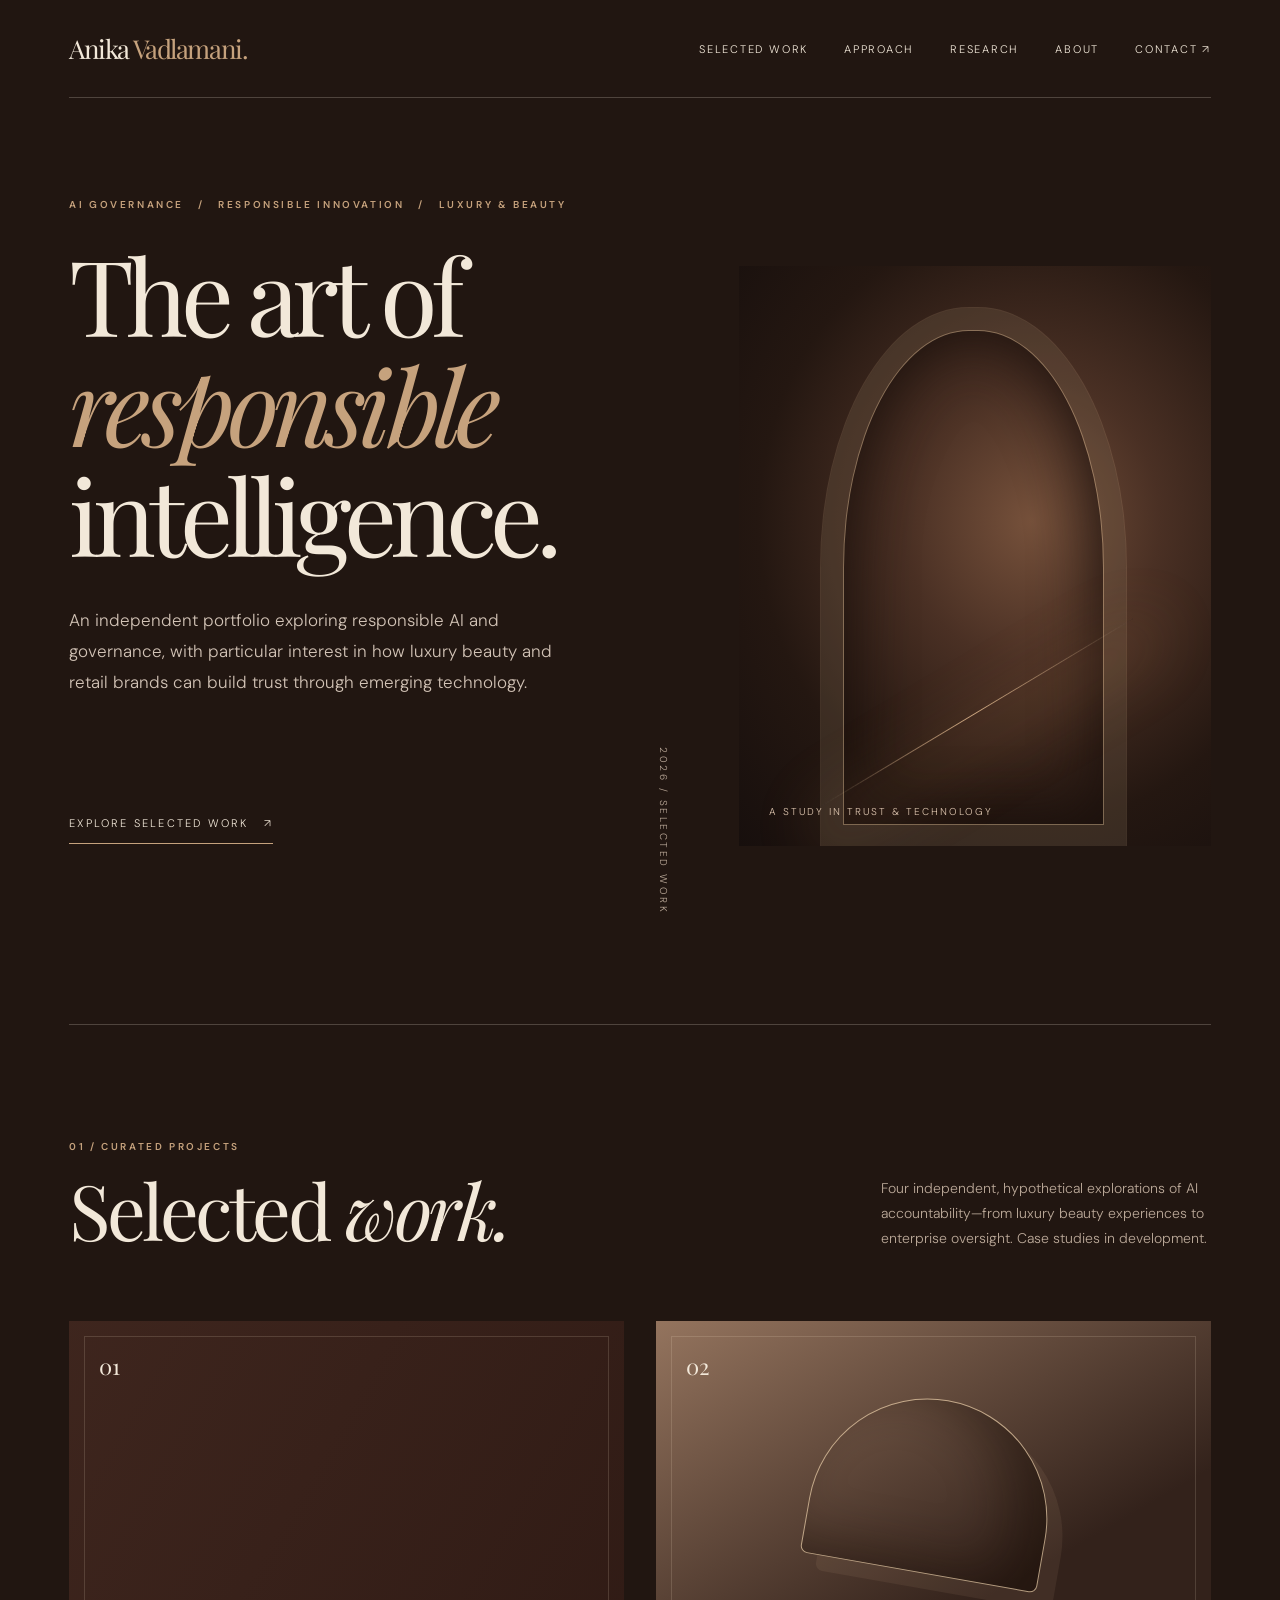
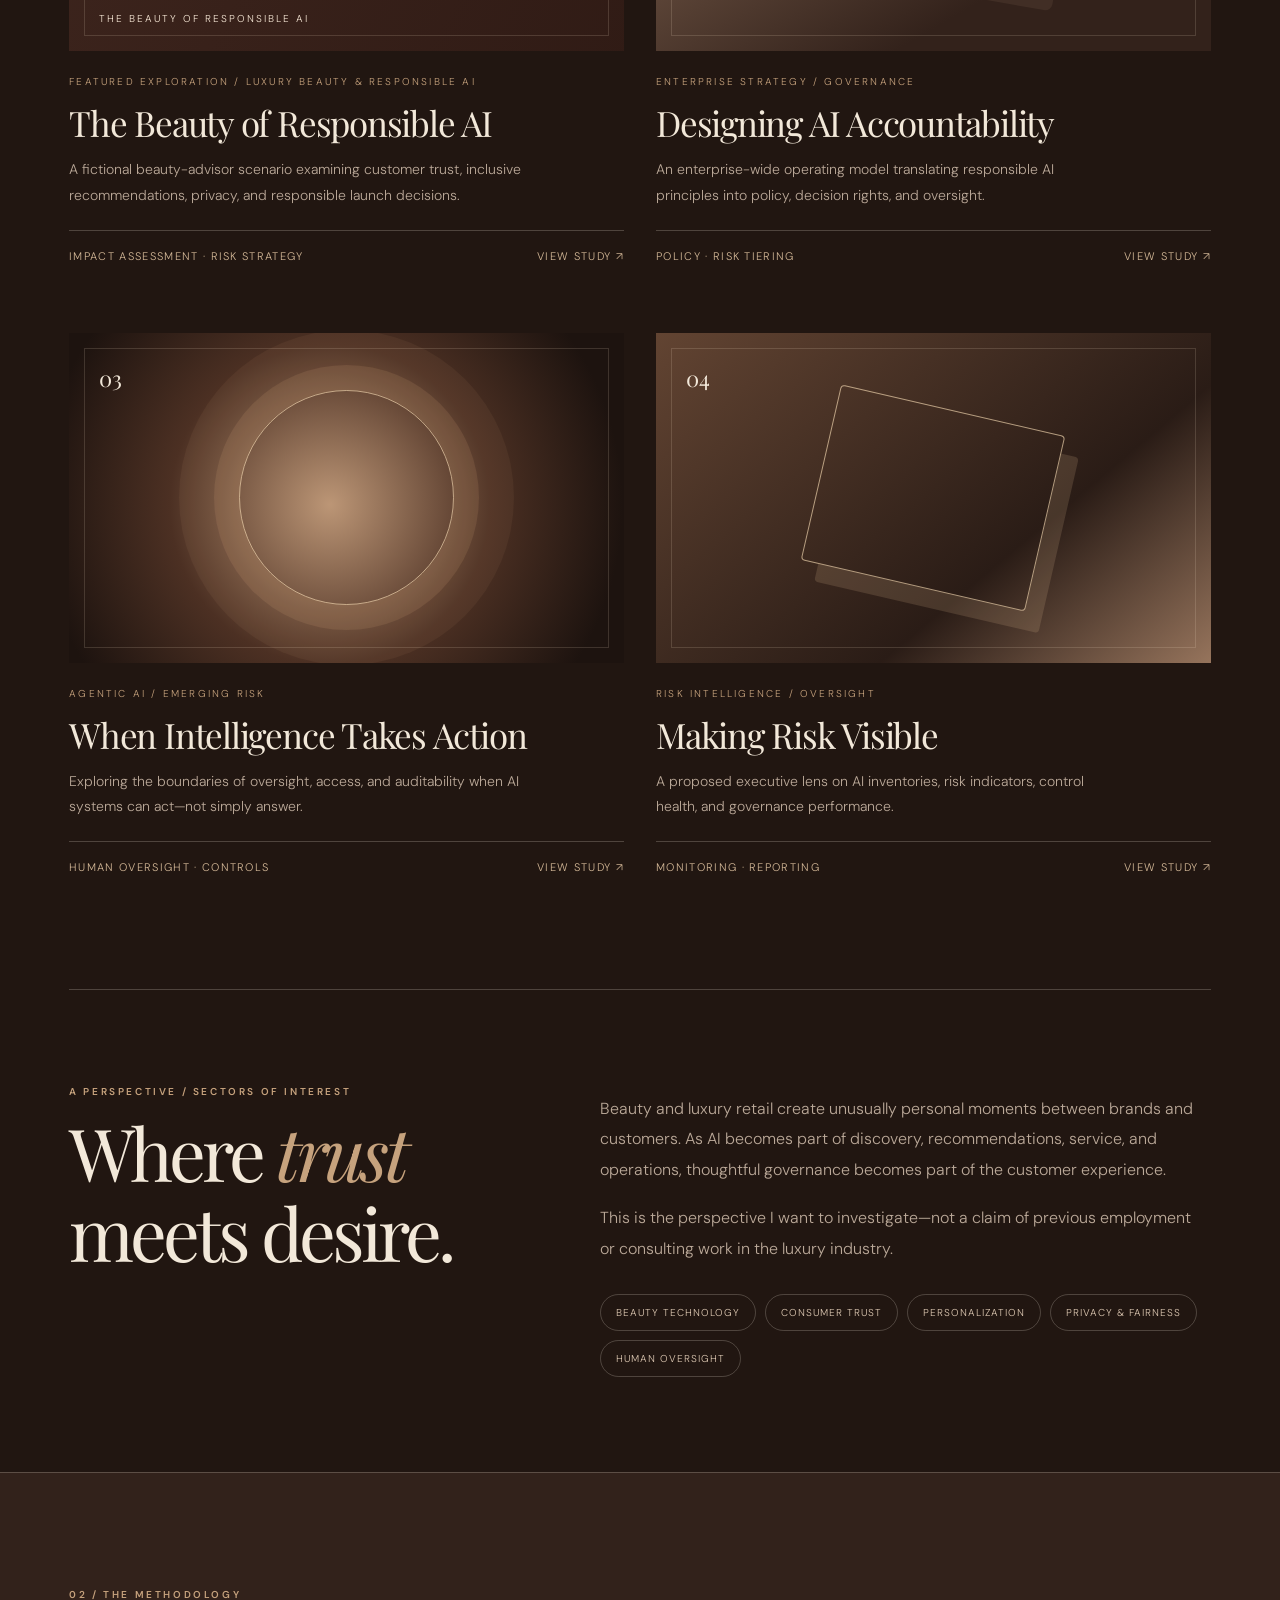
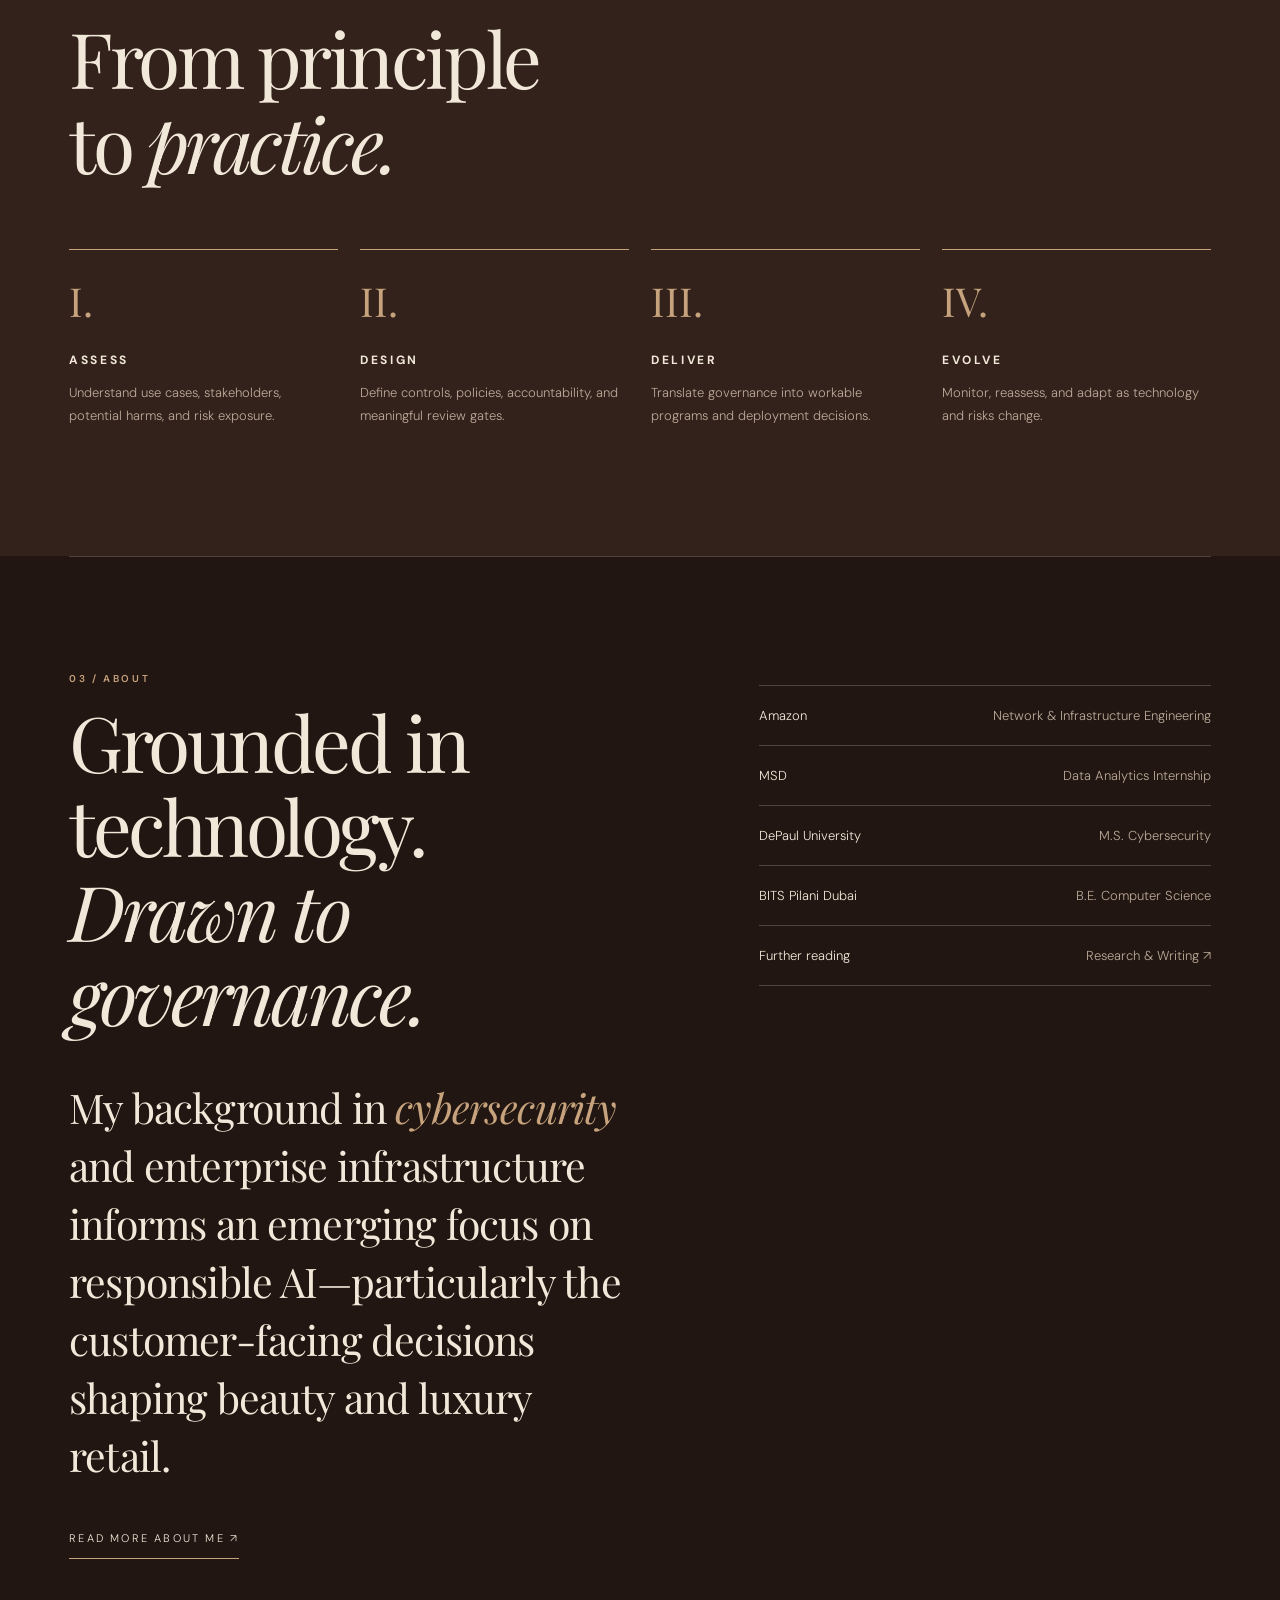
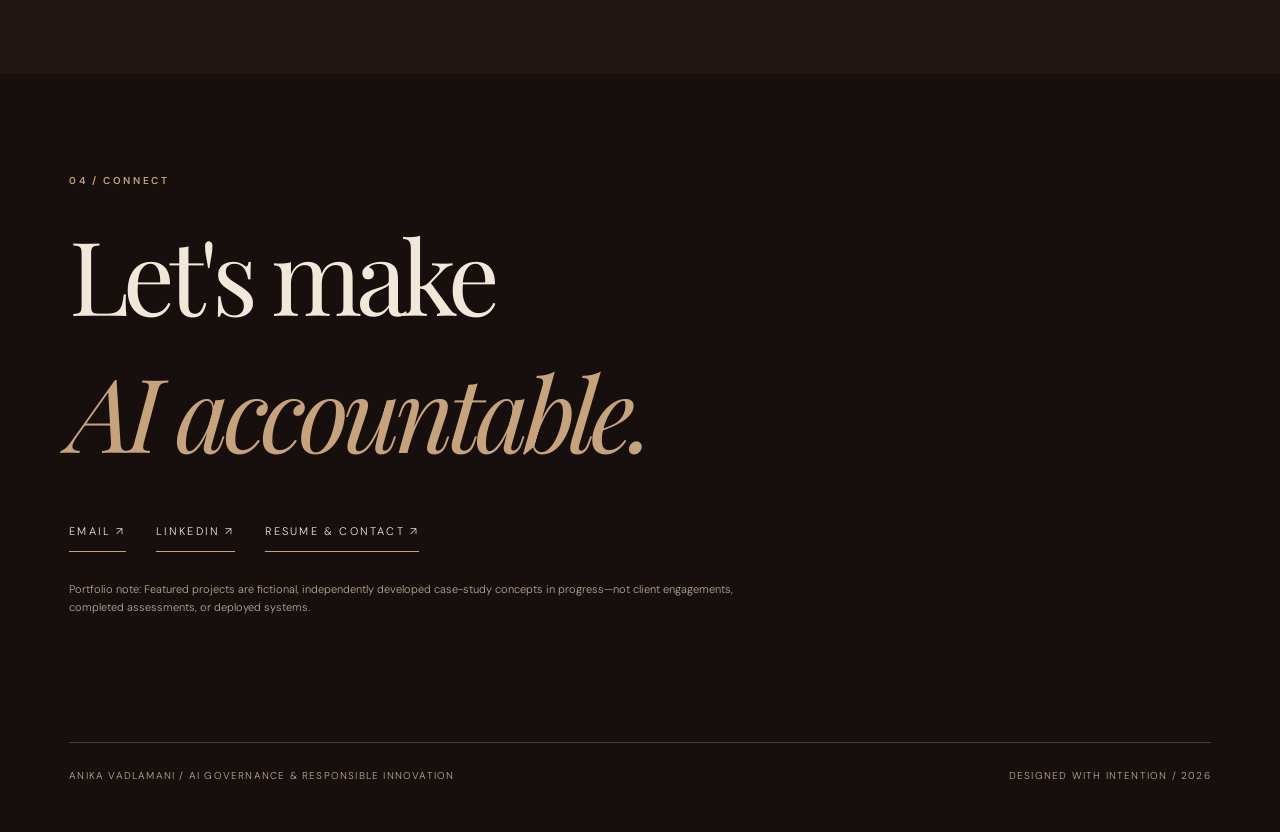
<file: index.html>
<!doctype html>
<html lang="en"><head><meta charset="utf-8"><meta name="viewport" content="width=device-width, initial-scale=1"><meta name="theme-color" content="#211611"><meta name="description" content="Anika Vadlamani explores responsible AI and governance, particularly in luxury beauty and retail."><title>Anika Vadlamani — AI Governance & Responsible Innovation</title><link rel="preconnect" href="https://fonts.googleapis.com"><link rel="preconnect" href="https://fonts.gstatic.com" crossorigin><link href="https://fonts.googleapis.com/css2?family=DM+Sans:wght@300;400;500;600&family=Playfair+Display:ital,wght@0,400;0,500;1,400&display=swap" rel="stylesheet"><style>
:root{--espresso:#211611;--dark:#170f0d;--brown:#32221b;--cocoa:#493329;--cream:#f2e8d9;--muted:#bba999;--bronze:#c6a27d;--line:rgba(242,232,217,.22)}*{box-sizing:border-box}html{scroll-behavior:smooth}body{margin:0;background:var(--espresso);color:var(--cream);font-family:'DM Sans',Arial,sans-serif;font-weight:300}a{color:inherit;text-decoration:none}a:hover{color:#e2b98d}button{font:inherit}.shell{max-width:1460px;margin:auto;padding:0 5.4vw}.eyebrow,.micro{font-size:10px;letter-spacing:.26em;text-transform:uppercase;font-weight:600}.micro{color:var(--bronze)}.nav{height:98px;display:flex;align-items:center;justify-content:space-between;border-bottom:1px solid var(--line)}.brand{white-space:nowrap;font-family:'Playfair Display',serif;font-size:26px;letter-spacing:-.055em}.brand span{color:var(--bronze)}.navlinks{display:flex;gap:36px;font-size:11px;letter-spacing:.16em;text-transform:uppercase}.navlinks a{transition:.2s}.hero{min-height:720px;display:grid;grid-template-columns:1.12fr .88fr;align-items:center;gap:6%;padding:100px 0 110px}.hero h1{font-family:'Playfair Display',Georgia,serif;font-size:clamp(68px,8.2vw,132px);font-weight:400;letter-spacing:-.065em;line-height:1.05;margin:27px 0 36px}.hero h1 em{font-weight:400;color:var(--bronze)}.intro{max-width:510px;color:#d2c3b6;font-size:17px;line-height:1.85}.hero-art{height:580px;position:relative;background:radial-gradient(ellipse at 62% 44%,#76513b 0%,#4a3024 31%,#241711 66%,#170f0d 100%);overflow:hidden}.hero-art:before{content:'';position:absolute;width:55%;height:85%;left:22%;top:11%;border:1px solid rgba(232,201,161,.45);border-radius:48% 48% 0 0;box-shadow:0 0 0 22px rgba(25,15,10,.14),0 0 0 23px rgba(232,201,161,.15),inset 0 0 65px #1c110d}.hero-art:after{content:'';position:absolute;width:78%;height:1px;background:linear-gradient(90deg,transparent,#d1aa82,transparent);top:77%;left:11%;transform:rotate(-31deg);box-shadow:0 22px 65px 16px rgba(204,146,91,.18)}.art-label{position:absolute;bottom:28px;left:30px;z-index:2;font-size:10px;letter-spacing:.2em;color:#ddc5af}.hero-caption{display:flex;justify-content:space-between;margin-top:48px;gap:20px;align-items:center}.line-link{display:inline-block;border-bottom:1px solid var(--bronze);padding:0 0 13px;text-transform:uppercase;letter-spacing:.2em;font-size:11px}.vertical{writing-mode:vertical-rl;font-size:10px;letter-spacing:.25em;color:var(--muted)}.section{padding:115px 0;border-top:1px solid var(--line)}.section-heading{display:flex;align-items:end;justify-content:space-between;gap:20px;margin-bottom:56px}.section h2{font-family:'Playfair Display',Georgia,serif;font-size:clamp(47px,6vw,80px);line-height:1.1;letter-spacing:-.045em;font-weight:400;margin:14px 0}.section-lede{max-width:330px;color:var(--muted);font-size:14px;line-height:1.8}.projects{display:grid;grid-template-columns:repeat(2,minmax(0,1fr));gap:70px 32px}.project{display:block}.project-visual{height:330px;position:relative;overflow:hidden;display:flex;align-items:center;justify-content:center;transition:filter .3s}.project:hover .project-visual{filter:brightness(1.15)}.project-visual:after{content:'';position:absolute;inset:15px;border:1px solid rgba(255,236,210,.15)}.visual-1{background:radial-gradient(circle at 65% 30%,#b98e71,#684338 37%,#2d1b18 85%)}.visual-2{background:linear-gradient(135deg,#685040,#2b211c 55%,#8b674e)}.visual-3{background:radial-gradient(ellipse at 50% 60%,#927157,#352721 60%,#1a1514)}.visual-4{background:linear-gradient(145deg,#3b2a24,#6d4936 50%,#241916)}.sculpt{width:180px;height:220px;border:1px solid rgba(248,220,180,.65);border-radius:100px 100px 8px 8px;box-shadow:20px 20px 0 rgba(38,20,15,.3),inset 20px 5px 45px rgba(245,190,139,.2);transform:rotate(-14deg)}.visual-2 .sculpt{width:240px;height:175px;border-radius:0;transform:rotate(-22deg);box-shadow:40px 30px 0 rgba(215,177,133,.18)}.visual-3 .sculpt{width:215px;height:215px;border-radius:50%;transform:none;box-shadow:0 0 0 25px rgba(224,182,134,.12),0 0 0 60px rgba(224,182,134,.06)}.visual-4 .sculpt{width:230px;height:180px;border-radius:4px;transform:rotate(13deg);box-shadow:18px 18px 0 rgba(231,192,151,.16)}.project-num{position:absolute;left:30px;top:30px;font-family:'Playfair Display',serif;font-size:22px}.project-meta{color:var(--bronze);font-size:10px;letter-spacing:.22em;text-transform:uppercase;margin-top:24px}.project h3{font-family:'Playfair Display',Georgia,serif;font-size:35px;letter-spacing:-.035em;font-weight:400;margin:11px 0}.project p{font-size:14px;line-height:1.8;color:var(--muted);max-width:460px;margin:0}.project-bottom{display:flex;justify-content:space-between;align-items:center;border-top:1px solid var(--line);margin-top:22px;padding-top:18px;color:#d5b998;font-size:11px;letter-spacing:.12em;text-transform:uppercase}.approach{background:var(--brown)}.steps{display:grid;grid-template-columns:repeat(4,1fr);gap:22px;margin-top:65px}.step{border-top:1px solid var(--bronze);padding-top:24px}.step-num{font-family:'Playfair Display',serif;font-size:40px;color:var(--bronze)}.step h3{font-size:12px;letter-spacing:.22em;text-transform:uppercase;margin:25px 0 12px}.step p{color:var(--muted);line-height:1.8;font-size:13px}.about-grid{display:grid;grid-template-columns:1.1fr .9fr;gap:12%;align-items:start}.about-text{font-family:'Playfair Display',serif;font-size:clamp(27px,3.2vw,45px);line-height:1.42;letter-spacing:-.02em}.about-text em{color:var(--bronze)}.credentials{border-top:1px solid var(--line)}.credential{padding:21px 0;border-bottom:1px solid var(--line);display:flex;justify-content:space-between;gap:16px;font-size:13px}.credential span:last-child{color:var(--muted);text-align:right}.contact{background:var(--dark);padding:100px 0 50px}.contact h2{font-family:'Playfair Display',serif;font-size:clamp(62px,8vw,120px);font-weight:400;letter-spacing:-.06em;margin:18px 0 45px}.contact h2 em{color:var(--bronze)}.contact-links{display:flex;gap:30px;flex-wrap:wrap}.footer{margin-top:125px;padding-top:26px;border-top:1px solid var(--line);display:flex;justify-content:space-between;gap:25px;color:var(--muted);font-size:10px;letter-spacing:.12em;text-transform:uppercase}.disclaimer{font-size:11px;line-height:1.7;color:var(--muted);margin-top:28px;max-width:700px}.mobile-menu{display:none}@media(max-width:900px){.shell{padding:0 6vw}.nav{height:80px}.navlinks{gap:14px;font-size:9px}.hero{grid-template-columns:1fr;gap:45px;padding:75px 0}.hero h1{font-size:clamp(65px,12vw,100px)}.hero-art{height:360px}.projects{gap:45px 22px}.project-visual{height:245px}.steps{grid-template-columns:repeat(2,1fr)}.about-grid{gap:6%}}@media(max-width:600px){.brand{font-size:18px}.navlinks a:nth-child(2),.navlinks a:nth-child(3){display:none}.hero{min-height:unset}.hero h1{font-size:65px}.intro{font-size:15px}.hero-art{height:310px}.hero-caption{margin-top:30px}.section{padding:75px 0}.section-heading{display:block}.projects{grid-template-columns:1fr;gap:55px}.project-visual{height:280px}.section h2{font-size:51px}.about-grid{grid-template-columns:1fr;gap:42px}.steps{gap:26px 18px}.footer{display:block;line-height:2}.contact{padding-top:80px}.contact h2{font-size:65px}}@media(prefers-reduced-motion:reduce){html{scroll-behavior:auto}*{transition:none!important}}
.project-visual.visual-1{background:linear-gradient(120deg,rgba(24,13,10,.32),rgba(32,16,12,.66)),url("https://images.unsplash.com/photo-1596462502278-27bfdc403348?w=1200&q=85") center 45%/cover no-repeat,#503127}.visual-1 .sculpt{display:none}.feature-label{position:absolute;bottom:26px;left:30px;z-index:2;font-size:10px;letter-spacing:.2em;text-transform:uppercase;color:#f8e9d7}.project-visual.visual-2{background:linear-gradient(150deg,#94745e,#33221b 72%)}.visual-2 .sculpt{border-radius:130px 130px 8px 8px;transform:rotate(10deg);box-shadow:inset -35px -9px 55px rgba(20,10,5,.48),18px 15px 0 rgba(228,193,151,.08)}.project-visual.visual-3{background:radial-gradient(circle at 47% 52%,#bc9676,#4c3023 47%,#1d130f 86%)}.project-visual.visual-4{background:linear-gradient(140deg,#624432,#2a1c16 65%,#96745c)}.editorial-note{display:grid;grid-template-columns:.85fr 1.15fr;gap:7%;padding:95px 0;border-top:1px solid var(--line);align-items:start}.editorial-note h2{font:400 clamp(43px,5.7vw,78px)/1.09 'Playfair Display',Georgia,serif;letter-spacing:-.055em;margin:14px 0}.editorial-note h2 em{color:var(--bronze)}.editorial-note p{font-size:16px;line-height:1.9;color:var(--muted);max-width:600px;margin:9px 0 18px}.focus-tags{display:flex;gap:9px;flex-wrap:wrap;margin-top:30px}.focus-tags span{border:1px solid var(--line);border-radius:100px;padding:11px 15px;text-transform:uppercase;letter-spacing:.1em;font-size:10px;color:#dfcab4}.project-bottom{gap:12px}.project-bottom span:last-child{white-space:nowrap}@media(max-width:900px){.editorial-note{grid-template-columns:1fr;gap:12px;padding:70px 0}}@media(max-width:600px){.editorial-note h2{font-size:47px}.focus-tags span{font-size:9px}}</style></head><body><div class="shell"><header class="nav"><a class="brand" href="#top" aria-label="Anika Vadlamani home">Anika <span>Vadlamani.</span></a><nav class="navlinks" aria-label="Main navigation"><a href="#work">Selected work</a><a href="#approach">Approach</a><a href="research.html">Research</a><a href="about.html">About</a><a href="#contact">Contact ↗</a></nav></header><main id="top"><section class="hero"><div><div class="micro">AI governance &nbsp; / &nbsp; Responsible innovation &nbsp; / &nbsp; Luxury & beauty</div><h1>The art of<br><em>responsible</em><br>intelligence.</h1><p class="intro">An independent portfolio exploring responsible AI and governance, with particular interest in how luxury beauty and retail brands can build trust through emerging technology.</p><div class="hero-caption"><a class="line-link" href="#work">Explore selected work &nbsp; ↗</a><span class="vertical">2026 / SELECTED WORK</span></div></div><div class="hero-art" role="img" aria-label="Abstract espresso and bronze architectural composition"><span class="art-label">A STUDY IN TRUST & TECHNOLOGY</span></div></section><section id="work" class="section"><div class="section-heading"><div><div class="micro">01 / Curated projects</div><h2>Selected <em>work.</em></h2></div><p class="section-lede">Four independent, hypothetical explorations of AI accountability—from luxury beauty experiences to enterprise oversight. Case studies in development.</p></div><div class="projects"><a class="project" href="luxury-retail.html"><div class="project-visual visual-1"><span class="project-num">01</span><div class="sculpt"></div><span class="feature-label">The beauty of responsible AI</span></div><div class="project-meta">Featured exploration / Luxury beauty & responsible AI</div><h3>The Beauty of Responsible AI</h3><p>A fictional beauty-advisor scenario examining customer trust, inclusive recommendations, privacy, and responsible launch decisions.</p><div class="project-bottom"><span>Impact assessment · Risk strategy</span><span>View study ↗</span></div></a><a class="project" href="enterprise-governance.html"><div class="project-visual visual-2"><span class="project-num">02</span><div class="sculpt"></div></div><div class="project-meta">Enterprise strategy / Governance</div><h3>Designing AI Accountability</h3><p>An enterprise-wide operating model translating responsible AI principles into policy, decision rights, and oversight.</p><div class="project-bottom"><span>Policy · Risk tiering</span><span>View study ↗</span></div></a><a class="project" href="agentic-ai.html"><div class="project-visual visual-3"><span class="project-num">03</span><div class="sculpt"></div></div><div class="project-meta">Agentic AI / Emerging risk</div><h3>When Intelligence Takes Action</h3><p>Exploring the boundaries of oversight, access, and auditability when AI systems can act—not simply answer.</p><div class="project-bottom"><span>Human oversight · Controls</span><span>View study ↗</span></div></a><a class="project" href="risk-monitoring.html"><div class="project-visual visual-4"><span class="project-num">04</span><div class="sculpt"></div></div><div class="project-meta">Risk intelligence / Oversight</div><h3>Making Risk Visible</h3><p>A proposed executive lens on AI inventories, risk indicators, control health, and governance performance.</p><div class="project-bottom"><span>Monitoring · Reporting</span><span>View study ↗</span></div></a></div></section><section class="editorial-note" aria-label="Sector focus"><div><div class="micro">A perspective / Sectors of interest</div><h2>Where <em>trust</em> meets desire.</h2></div><div><p>Beauty and luxury retail create unusually personal moments between brands and customers. As AI becomes part of discovery, recommendations, service, and operations, thoughtful governance becomes part of the customer experience.</p><p>This is the perspective I want to investigate—not a claim of previous employment or consulting work in the luxury industry.</p><div class="focus-tags"><span>Beauty technology</span><span>Consumer trust</span><span>Personalization</span><span>Privacy & fairness</span><span>Human oversight</span></div></div></section></main></div><section id="approach" class="section approach"><div class="shell"><div class="micro">02 / The methodology</div><h2>From principle<br>to <em>practice.</em></h2><div class="steps"><div class="step"><div class="step-num">I.</div><h3>Assess</h3><p>Understand use cases, stakeholders, potential harms, and risk exposure.</p></div><div class="step"><div class="step-num">II.</div><h3>Design</h3><p>Define controls, policies, accountability, and meaningful review gates.</p></div><div class="step"><div class="step-num">III.</div><h3>Deliver</h3><p>Translate governance into workable programs and deployment decisions.</p></div><div class="step"><div class="step-num">IV.</div><h3>Evolve</h3><p>Monitor, reassess, and adapt as technology and risks change.</p></div></div></div></section><div class="shell"><section id="about" class="section"><div class="micro">03 / About</div><div class="about-grid"><div><h2>Grounded in technology.<br><em>Drawn to governance.</em></h2><p class="about-text">My background in <em>cybersecurity</em> and enterprise infrastructure informs an emerging focus on responsible AI—particularly the customer-facing decisions shaping beauty and luxury retail.</p><a class="line-link" href="about.html">Read more about me ↗</a></div><div class="credentials"><div class="credential"><span>Amazon</span><span>Network & Infrastructure Engineering</span></div><div class="credential"><span>MSD</span><span>Data Analytics Internship</span></div><div class="credential"><span>DePaul University</span><span>M.S. Cybersecurity</span></div><div class="credential"><span>BITS Pilani Dubai</span><span>B.E. Computer Science</span></div><div class="credential"><span>Further reading</span><span><a href="research.html">Research & Writing ↗</a></span></div></div></div></section></div><footer id="contact" class="contact"><div class="shell"><div class="micro">04 / Connect</div><h2>Let's make<br><em>AI accountable.</em></h2><div class="contact-links"><a class="line-link" href="mailto:vadlamanianika@gmail.com">Email ↗</a><a class="line-link" href="https://www.linkedin.com/in/anika-vadlamani/" target="_blank" rel="noopener">LinkedIn ↗</a><a class="line-link" href="https://app.notion.com/p/3f402e310edb81589319c89252899006" target="_blank" rel="noopener">Resume & contact ↗</a></div><p class="disclaimer">Portfolio note: Featured projects are fictional, independently developed case-study concepts in progress—not client engagements, completed assessments, or deployed systems.</p><div class="footer"><span>Anika Vadlamani / AI Governance & Responsible Innovation</span><span>Designed with intention / 2026</span></div></div></footer></body></html>
</file>
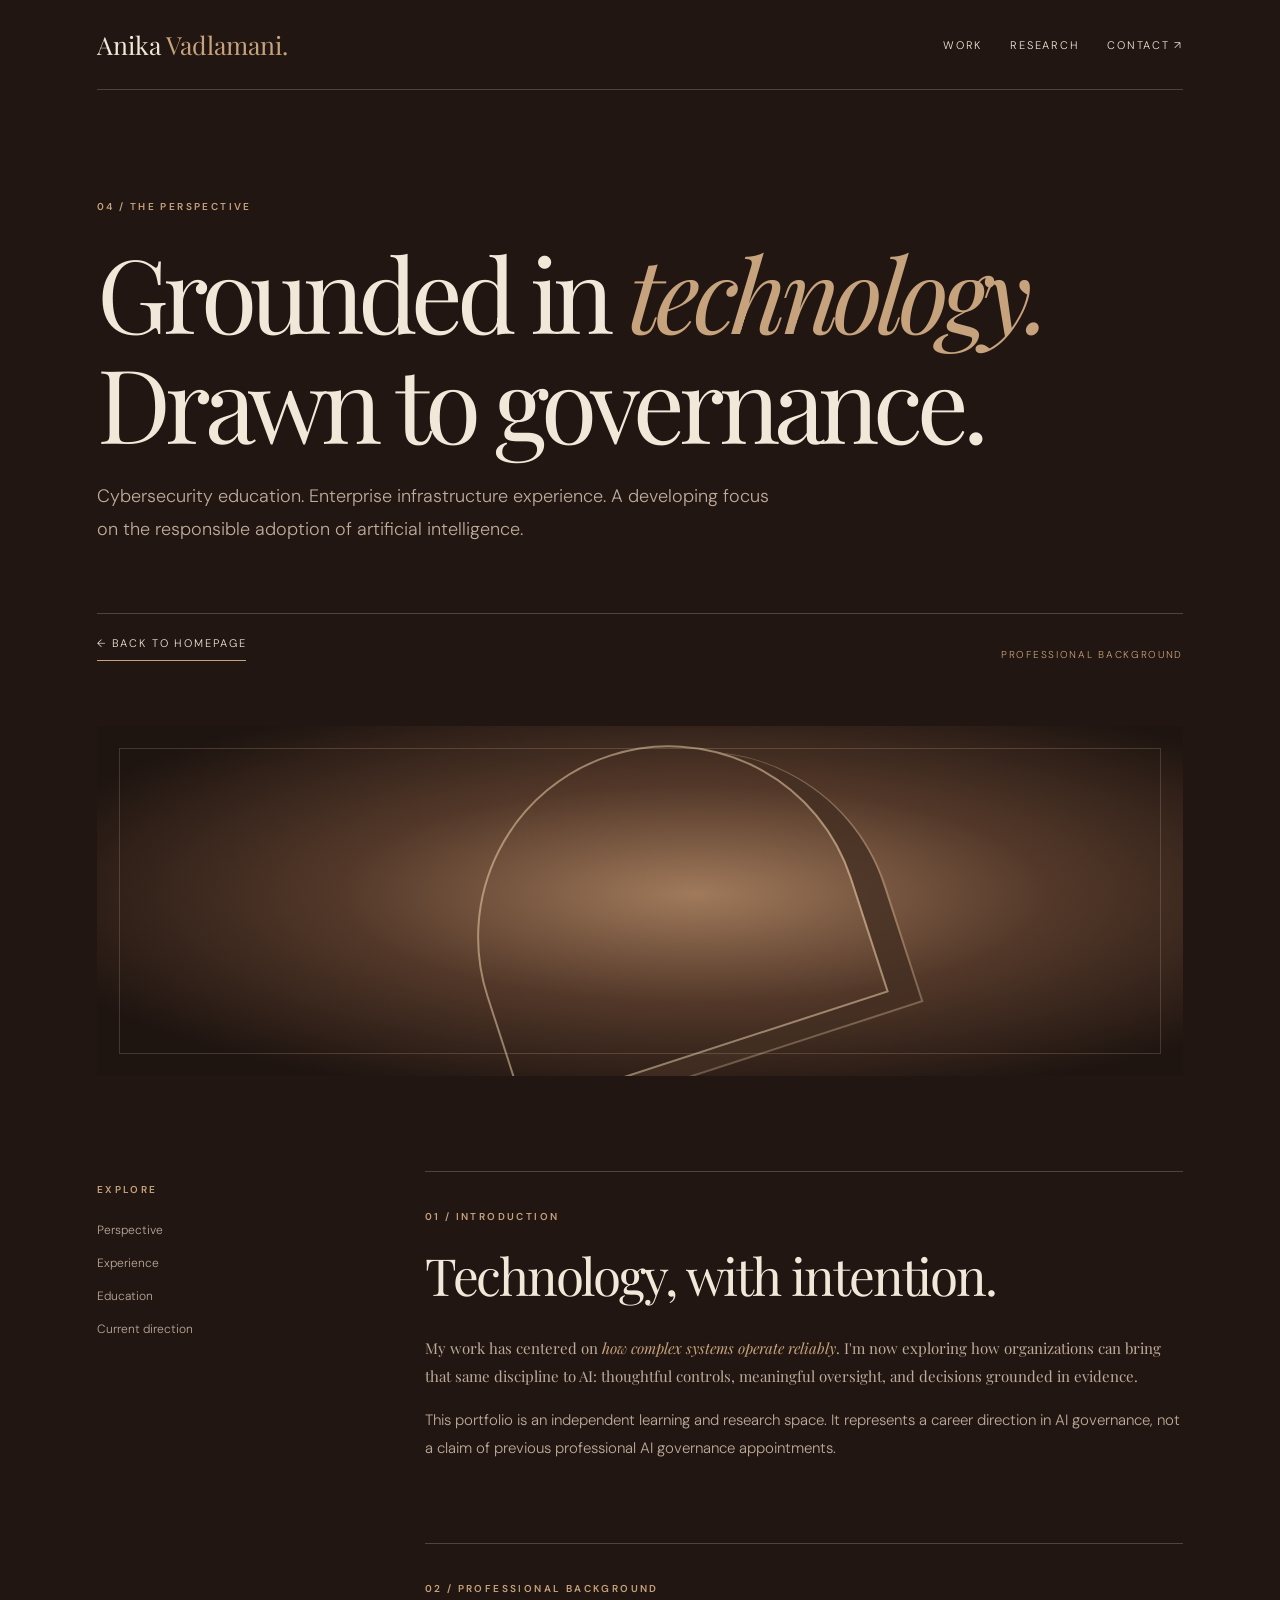
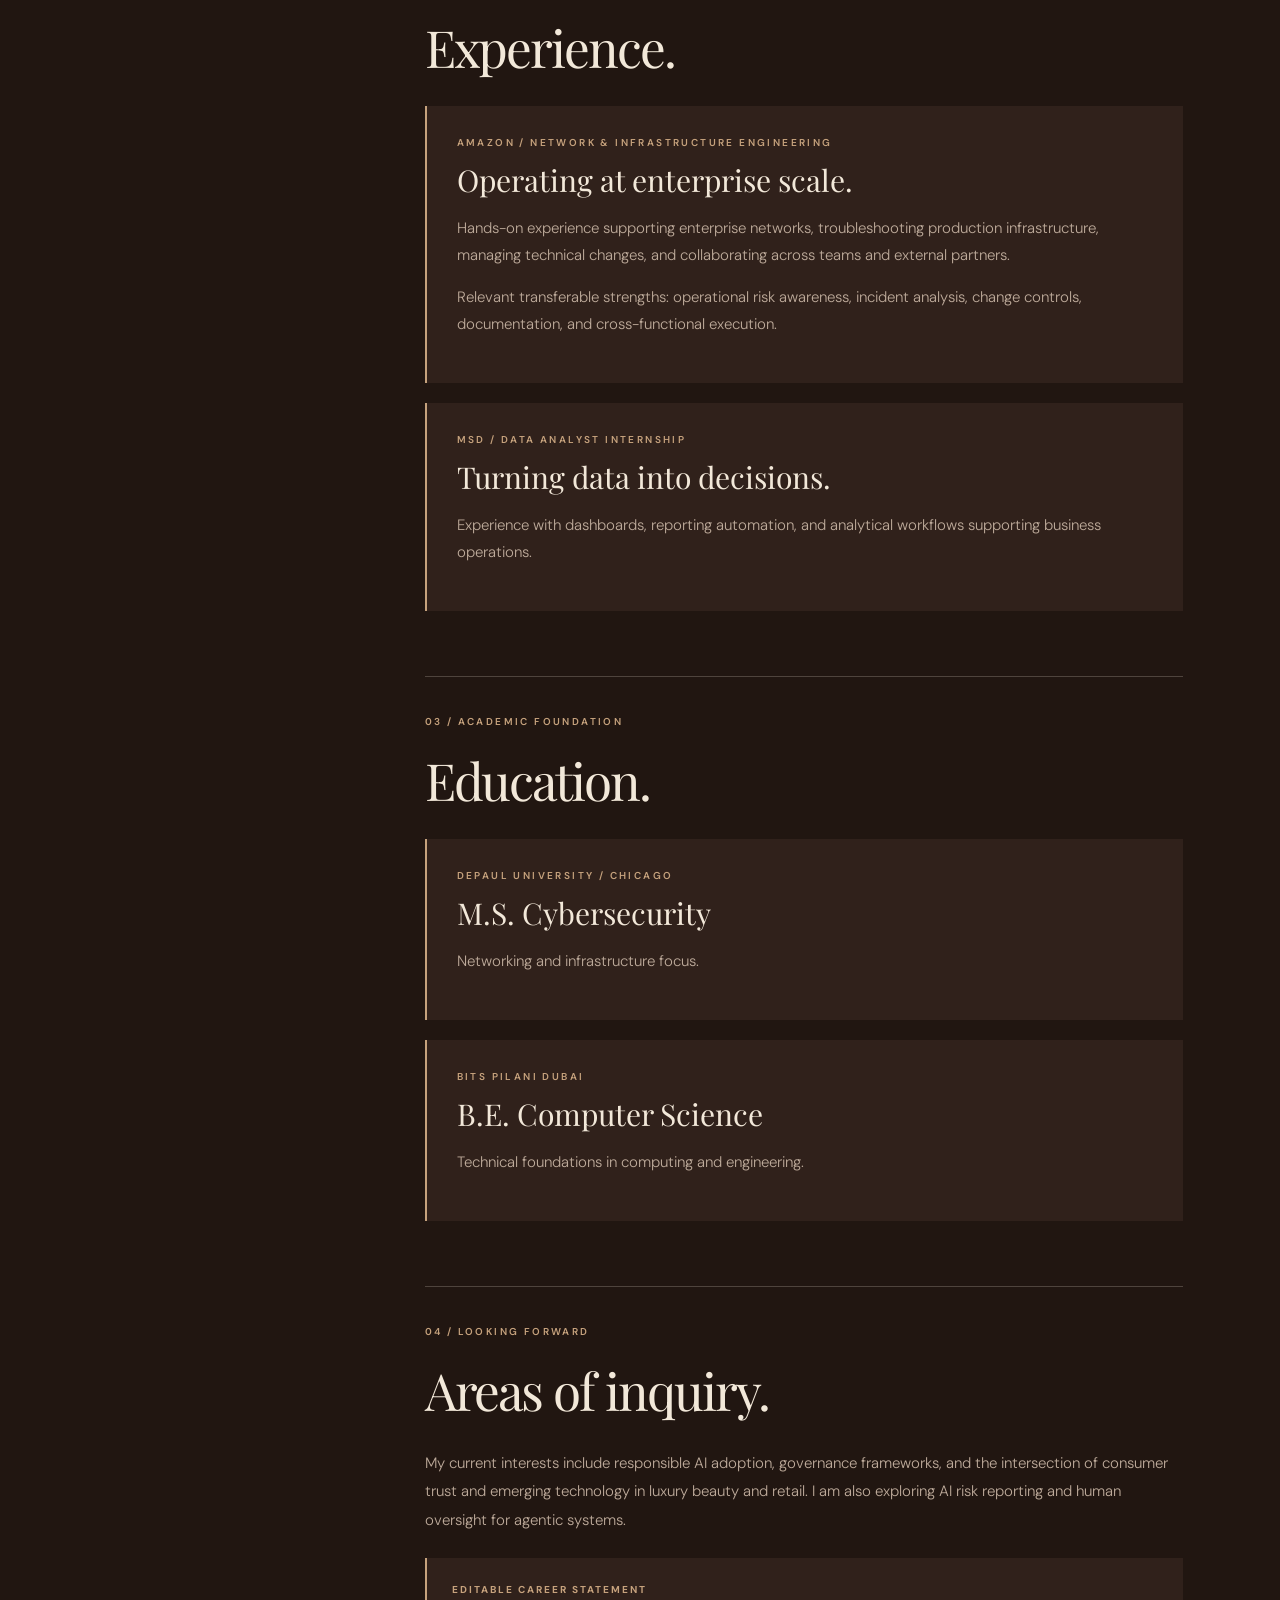
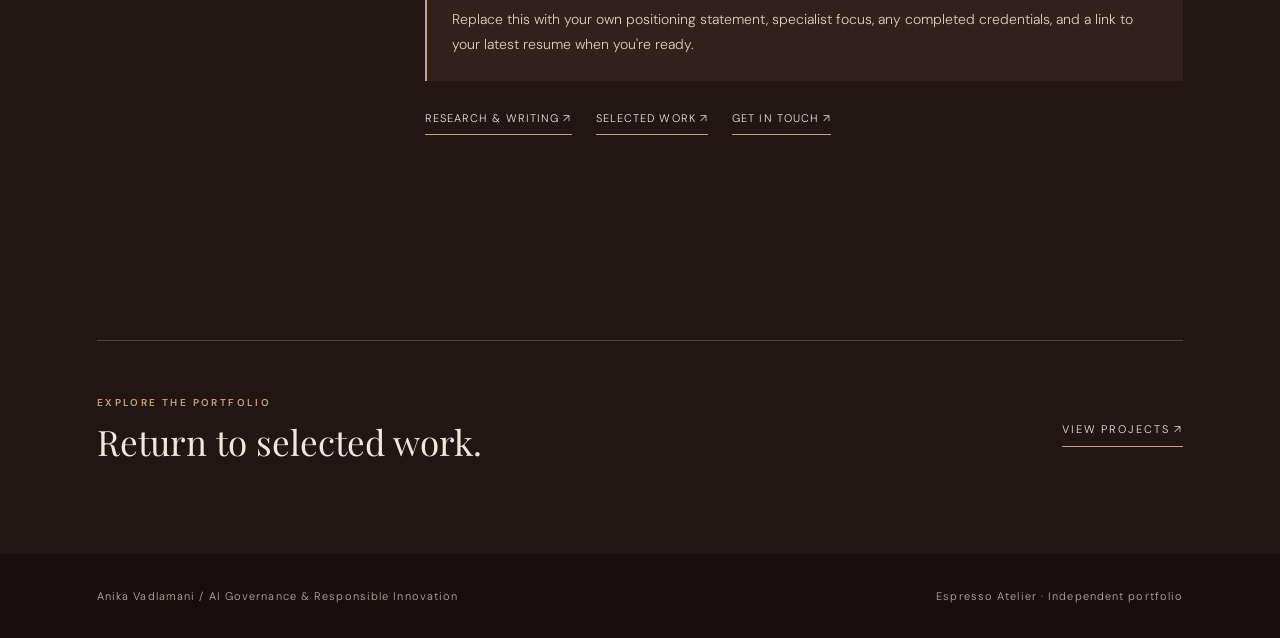
<file: about.html>
<!doctype html><html lang="en"><head><meta charset="utf-8"><meta name="viewport" content="width=device-width,initial-scale=1"><meta name="theme-color" content="#211611"><meta name="description" content="Professional background and career direction of Anika Vadlamani."><title>About — Anika Vadlamani</title><link rel="preconnect" href="https://fonts.googleapis.com"><link rel="preconnect" href="https://fonts.gstatic.com" crossorigin><link href="https://fonts.googleapis.com/css2?family=DM+Sans:wght@300;400;500;600&family=Playfair+Display:ital,wght@0,400;1,400&display=swap" rel="stylesheet"><link rel="stylesheet" href="case-study.css"><style>.reading-list{display:grid;gap:20px}.reading-card{background:#30211b;padding:30px;border-left:2px solid #c6a27d}.reading-card h3{font:400 30px/1.3 "Playfair Display",Georgia,serif;margin:12px 0}.reading-card p{line-height:1.8;color:#beab9b}.reading-card .micro{font-size:10px}.reading-card ul{padding-left:20px;color:#beab9b;line-height:1.8}.bio{font:400 clamp(24px,3vw,39px)/1.48 "Playfair Display",Georgia,serif;color:#f2e8d9}.bio em{color:#c6a27d}.compact-links{display:flex;gap:24px;flex-wrap:wrap;margin:30px 0}.compact-links a{font-size:11px;letter-spacing:.1em;text-transform:uppercase;border-bottom:1px solid #c6a27d;padding-bottom:9px}</style></head><body><div class="wrap"><header class="top"><a class="logo" href="index.html">Anika <span>Vadlamani.</span></a><nav><a href="index.html#work">Work</a><a href="research.html">Research</a><a href="index.html#contact">Contact ↗</a></nav></header><main><section class="hero"><div class="micro">04 / The perspective</div><h1>Grounded in <em>technology.</em><br>Drawn to governance.</h1><p>Cybersecurity education. Enterprise infrastructure experience. A developing focus on the responsible adoption of artificial intelligence.</p><div class="hero-bottom"><a class="back" href="index.html">← Back to homepage</a><span class="tag">Professional background</span></div></section><div class="abstract" role="img" aria-label="Abstract bronze and espresso editorial artwork"></div><div class="content-grid"><aside class="side"><div class="micro">Explore</div><a href="#perspective">Perspective</a><a href="#experience">Experience</a><a href="#education">Education</a><a href="#direction">Current direction</a></aside><article><section id="perspective" class="section"><div class="micro">01 / Introduction</div><h2>Technology, with intention.</h2><p class="bio">My work has centered on <em>how complex systems operate reliably</em>. I'm now exploring how organizations can bring that same discipline to AI: thoughtful controls, meaningful oversight, and decisions grounded in evidence.</p><p>This portfolio is an independent learning and research space. It represents a career direction in AI governance, not a claim of previous professional AI governance appointments.</p></section><section id="experience" class="section"><div class="micro">02 / Professional background</div><h2>Experience.</h2><div class="reading-list"><div class="reading-card"><div class="micro">Amazon / Network & infrastructure engineering</div><h3>Operating at enterprise scale.</h3><p>Hands-on experience supporting enterprise networks, troubleshooting production infrastructure, managing technical changes, and collaborating across teams and external partners.</p><p>Relevant transferable strengths: operational risk awareness, incident analysis, change controls, documentation, and cross-functional execution.</p></div><div class="reading-card"><div class="micro">MSD / Data analyst internship</div><h3>Turning data into decisions.</h3><p>Experience with dashboards, reporting automation, and analytical workflows supporting business operations.</p></div></div></section><section id="education" class="section"><div class="micro">03 / Academic foundation</div><h2>Education.</h2><div class="reading-list"><div class="reading-card"><div class="micro">DePaul University / Chicago</div><h3>M.S. Cybersecurity</h3><p>Networking and infrastructure focus.</p></div><div class="reading-card"><div class="micro">BITS Pilani Dubai</div><h3>B.E. Computer Science</h3><p>Technical foundations in computing and engineering.</p></div></div></section><section id="direction" class="section"><div class="micro">04 / Looking forward</div><h2>Areas of inquiry.</h2><p>My current interests include responsible AI adoption, governance frameworks, and the intersection of consumer trust and emerging technology in luxury beauty and retail. I am also exploring AI risk reporting and human oversight for agentic systems.</p><div class="placeholder"><strong>Editable career statement</strong>Replace this with your own positioning statement, specialist focus, any completed credentials, and a link to your latest resume when you're ready.</div><div class="compact-links"><a href="research.html">Research & writing ↗</a><a href="index.html#work">Selected work ↗</a><a href="mailto:vadlamanianika@gmail.com">Get in touch ↗</a></div></section></article></div><div class="next"><div><div class="micro">Explore the portfolio</div><h3>Return to selected work.</h3></div><a class="back" href="index.html#work">View projects ↗</a></div></main></div><footer><div class="wrap footer-row"><span>Anika Vadlamani / AI Governance & Responsible Innovation</span><span>Espresso Atelier · Independent portfolio</span></div></footer></body></html>
</file>
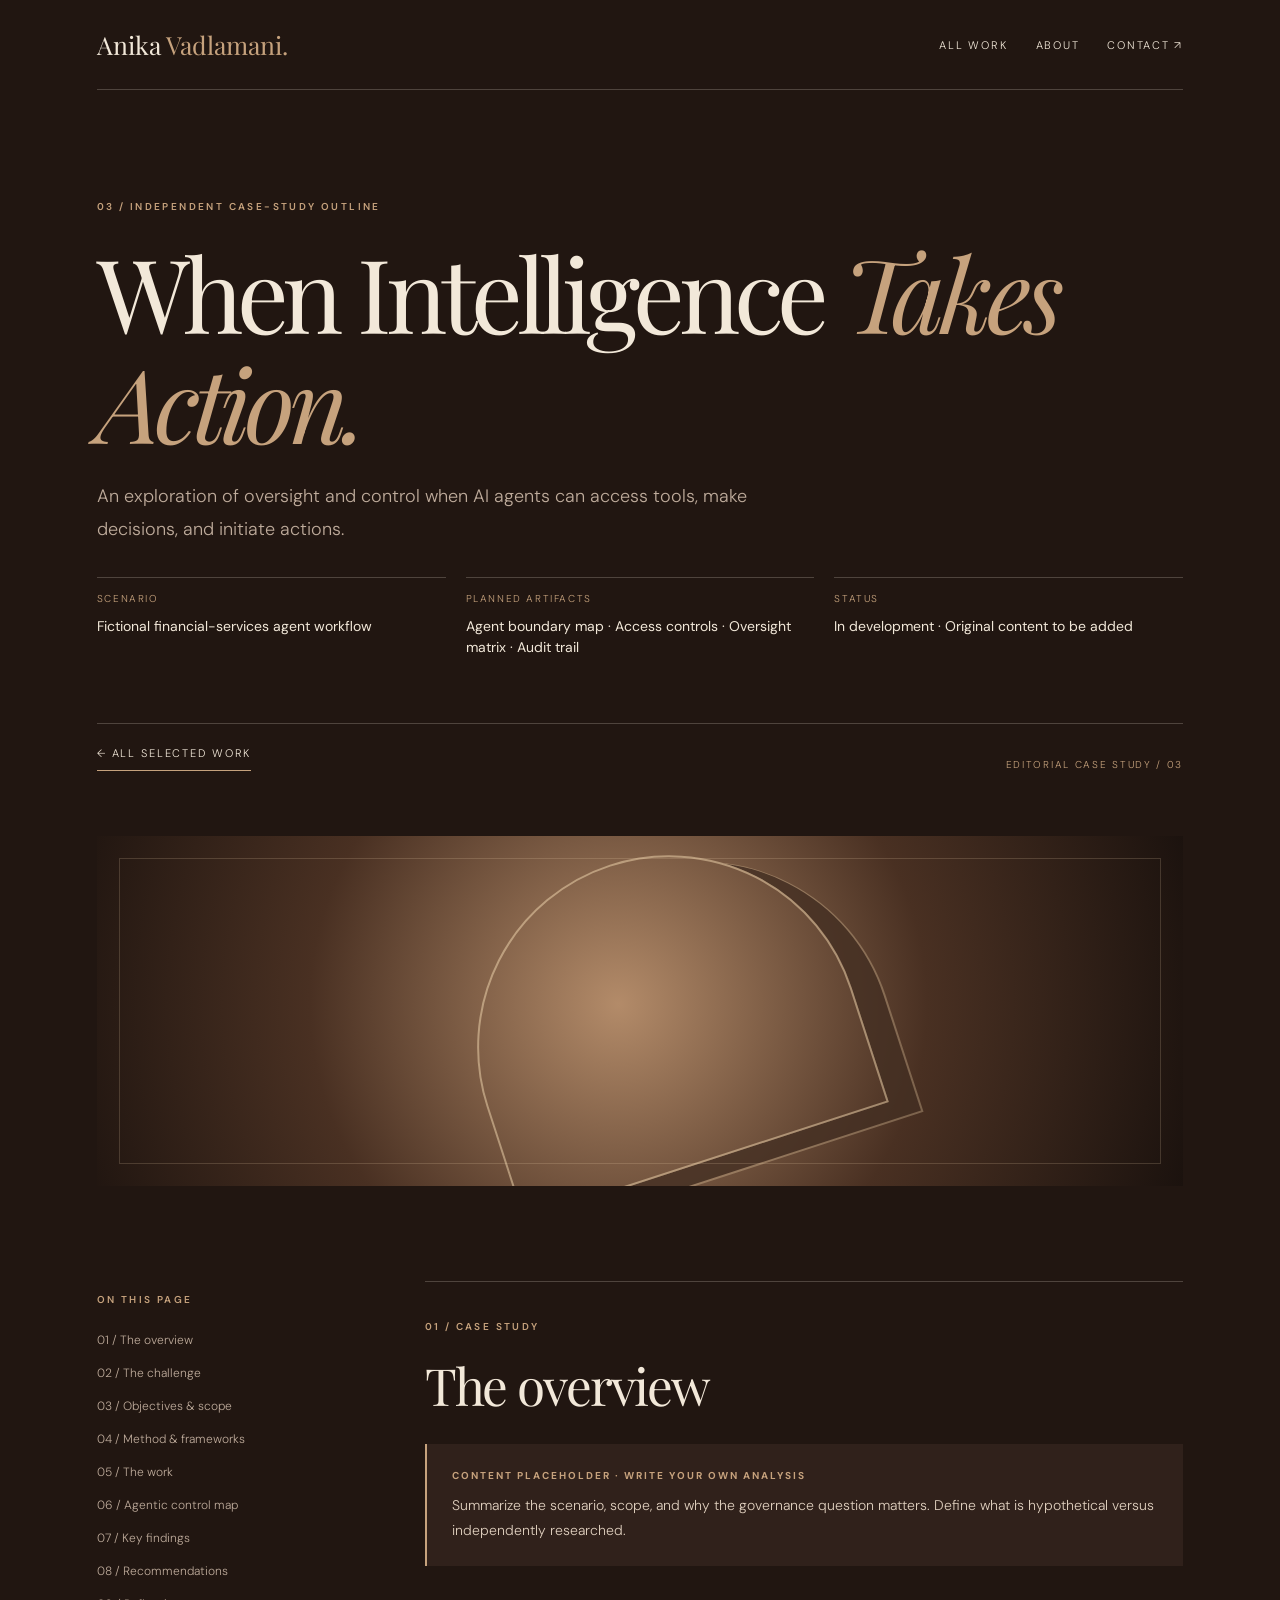
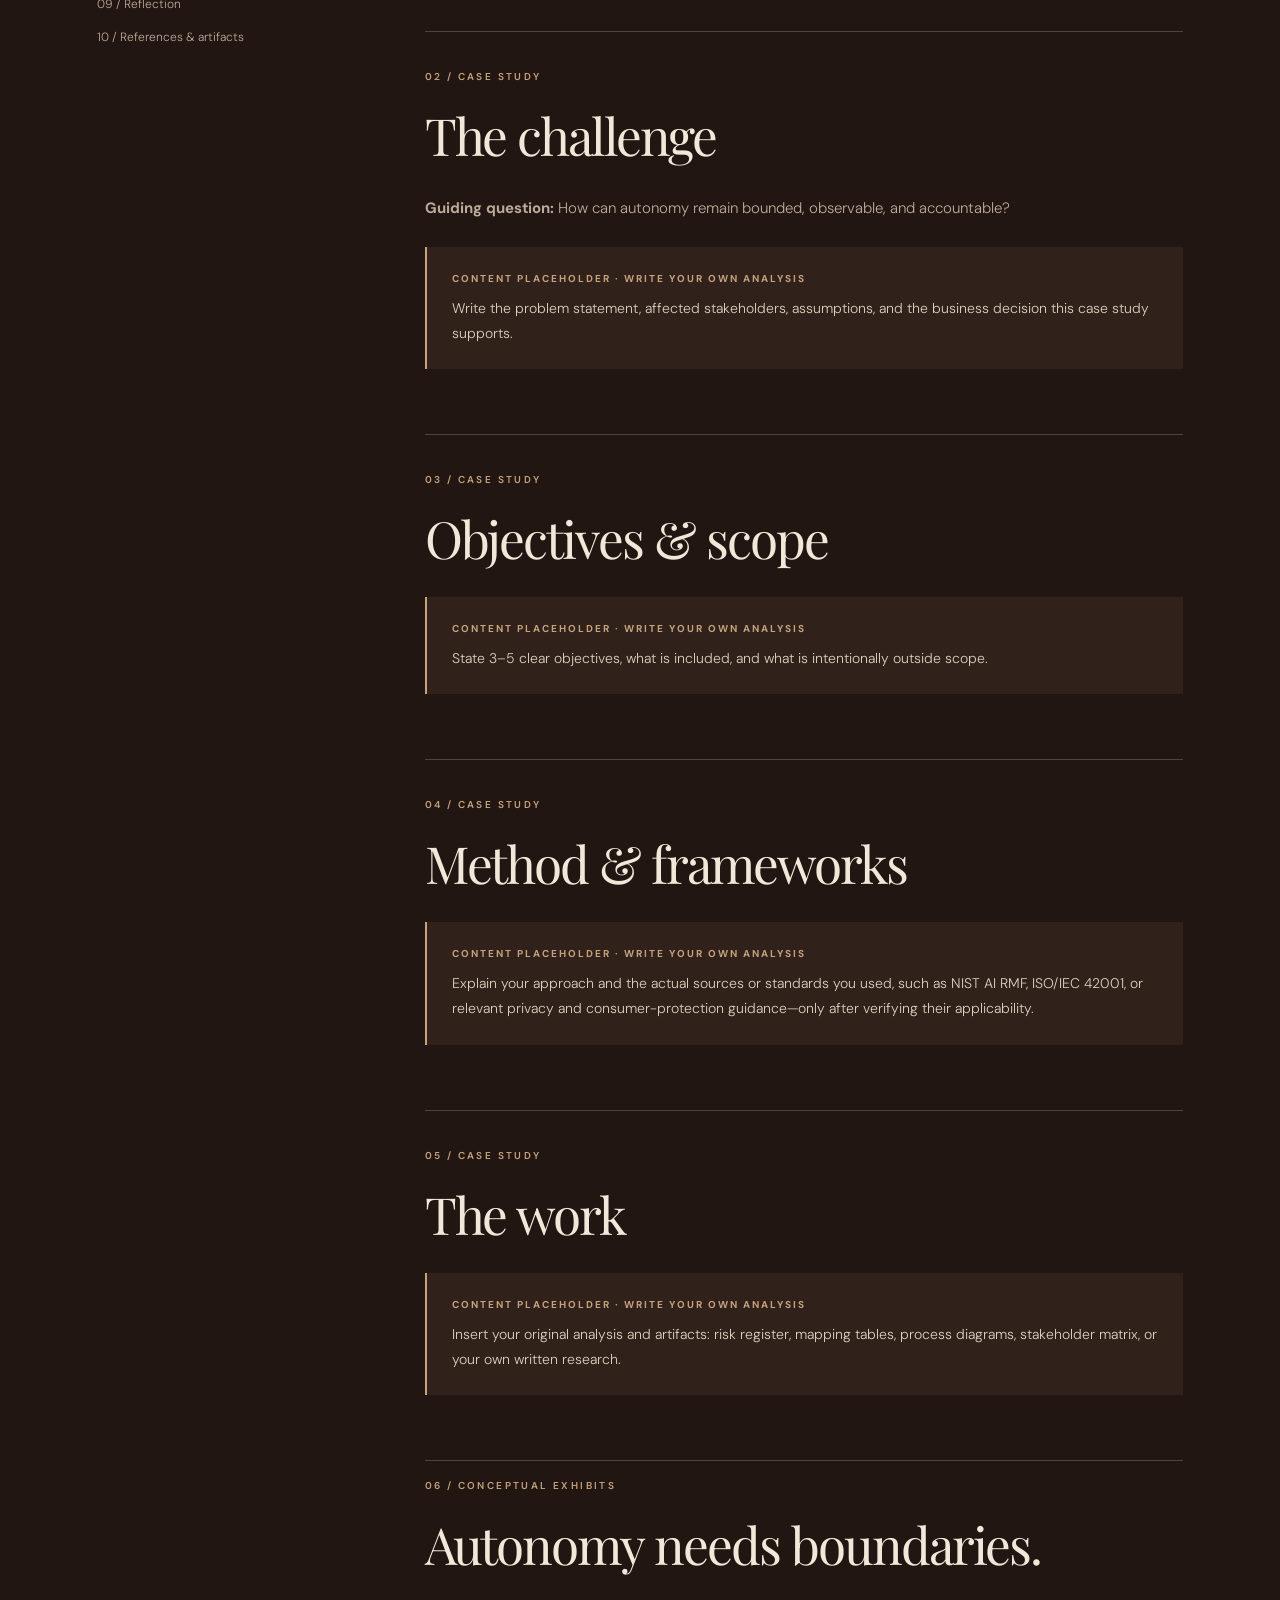
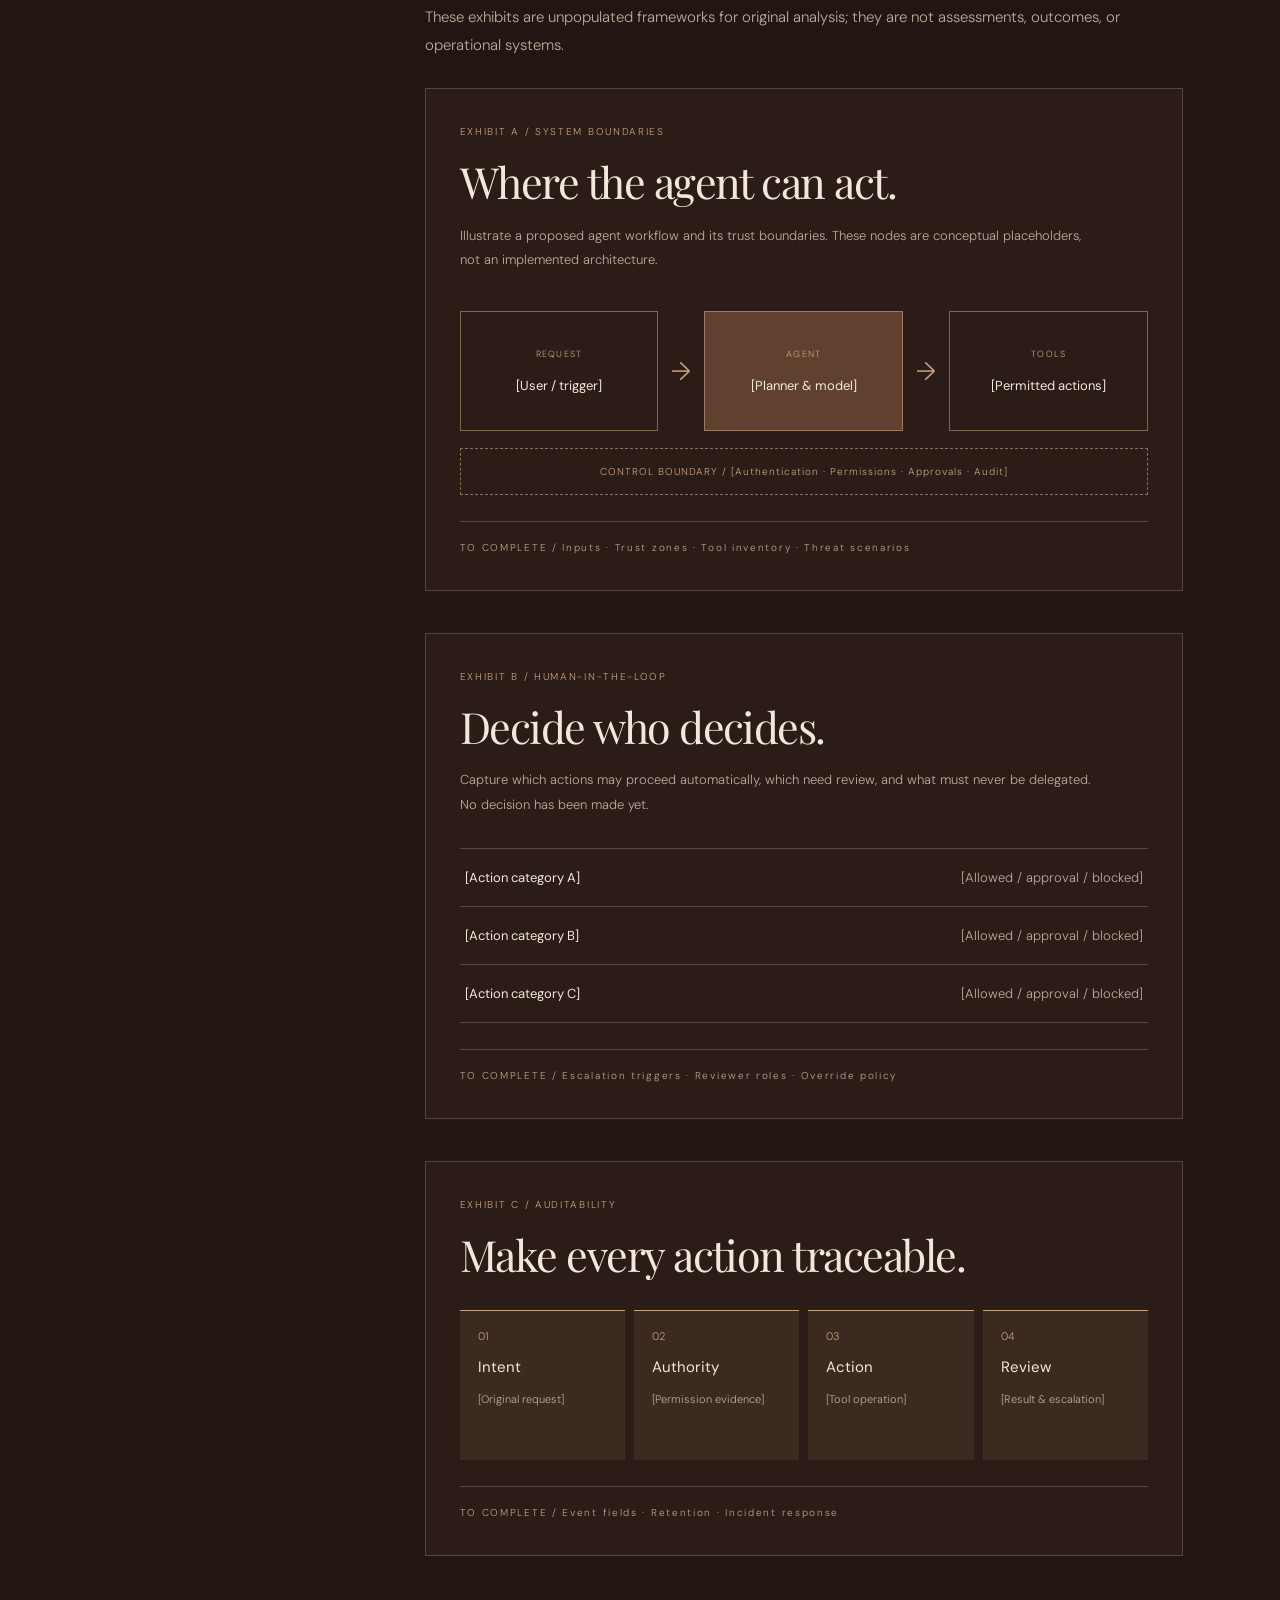
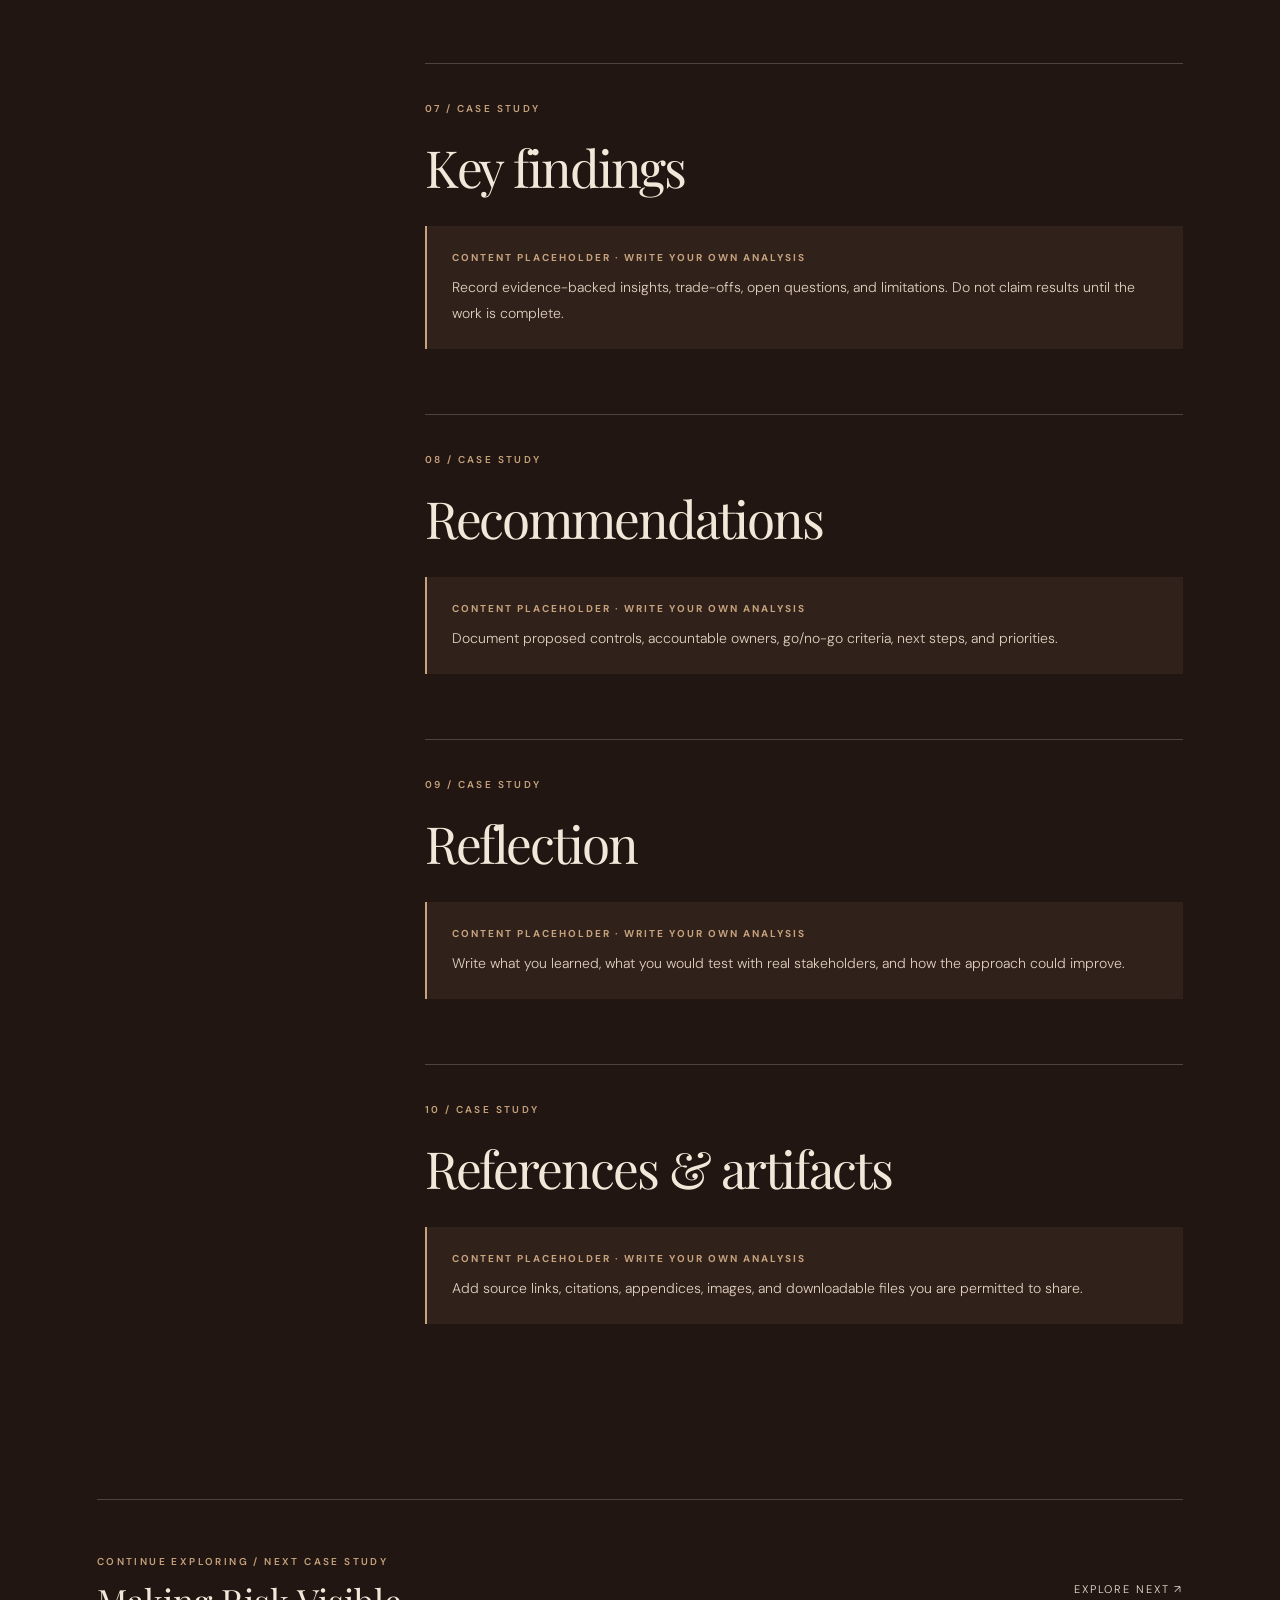
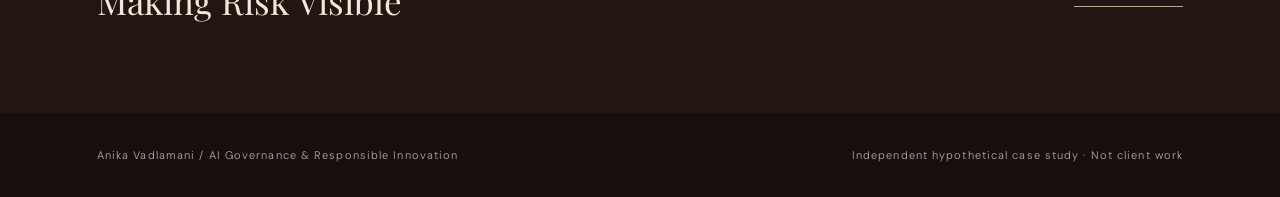
<file: agentic-ai.html>
<!doctype html><html lang="en"><head><meta charset="utf-8"><meta name="viewport" content="width=device-width, initial-scale=1"><meta name="description" content="An exploration of oversight and control when AI agents can access tools, make decisions, and initiate actions."><meta name="theme-color" content="#211611"><title>Agentic AI / Human oversight — Anika Vadlamani Portfolio</title><link rel="preconnect" href="https://fonts.googleapis.com"><link rel="preconnect" href="https://fonts.gstatic.com" crossorigin><link href="https://fonts.googleapis.com/css2?family=DM+Sans:wght@300;400;500;600&family=Playfair+Display:ital,wght@0,400;1,400&display=swap" rel="stylesheet"><link rel="stylesheet" href="case-study.css"></head><body class="agent-study"><div class="wrap"><header class="top"><a class="logo" href="index.html">Anika <span>Vadlamani.</span></a><nav><a href="index.html#work">All work</a><a href="index.html#about">About</a><a href="index.html#contact">Contact ↗</a></nav></header><main><section class="hero"><div class="micro">03 / Independent case-study outline</div><h1>When Intelligence <em>Takes Action.</em></h1><p>An exploration of oversight and control when AI agents can access tools, make decisions, and initiate actions.</p><div class="meta"><div><span>Scenario</span><b>Fictional financial-services agent workflow</b></div><div><span>Planned artifacts</span><b>Agent boundary map · Access controls · Oversight matrix · Audit trail</b></div><div><span>Status</span><b>In development · Original content to be added</b></div></div><div class="hero-bottom"><a class="back" href="index.html#work">← All selected work</a><span class="tag">Editorial case study / 03</span></div></section><div class="abstract" role="img" aria-label="Abstract bronze and espresso editorial artwork"></div><div class="content-grid"><aside class="side"><div class="micro">On this page</div><a href="#overview">01 / The overview</a><a href="#challenge">02 / The challenge</a><a href="#objectives">03 / Objectives & scope</a><a href="#method">04 / Method & frameworks</a><a href="#analysis">05 / The work</a><a href="#visuals">06 / Agentic control map</a><a href="#findings">07 / Key findings</a><a href="#recommendations">08 / Recommendations</a><a href="#reflection">09 / Reflection</a><a href="#references">10 / References & artifacts</a></aside><article><section id="overview" class="section"><div class="micro">01 / Case study</div><h2>The overview</h2><div class="placeholder"><strong>Content placeholder · Write your own analysis</strong>Summarize the scenario, scope, and why the governance question matters. Define what is hypothetical versus independently researched.</div></section><section id="challenge" class="section"><div class="micro">02 / Case study</div><h2>The challenge</h2><p><strong>Guiding question:</strong> How can autonomy remain bounded, observable, and accountable?</p><div class="placeholder"><strong>Content placeholder · Write your own analysis</strong>Write the problem statement, affected stakeholders, assumptions, and the business decision this case study supports.</div></section><section id="objectives" class="section"><div class="micro">03 / Case study</div><h2>Objectives & scope</h2><div class="placeholder"><strong>Content placeholder · Write your own analysis</strong>State 3–5 clear objectives, what is included, and what is intentionally outside scope.</div></section><section id="method" class="section"><div class="micro">04 / Case study</div><h2>Method & frameworks</h2><div class="placeholder"><strong>Content placeholder · Write your own analysis</strong>Explain your approach and the actual sources or standards you used, such as NIST AI RMF, ISO/IEC 42001, or relevant privacy and consumer-protection guidance—only after verifying their applicability.</div></section><section id="analysis" class="section"><div class="micro">05 / Case study</div><h2>The work</h2><div class="placeholder"><strong>Content placeholder · Write your own analysis</strong>Insert your original analysis and artifacts: risk register, mapping tables, process diagrams, stakeholder matrix, or your own written research.</div></section><section id="visuals" class="section editorial-exhibits"><div class="micro">06 / Conceptual exhibits</div><h2>Autonomy needs boundaries.</h2><p>These exhibits are unpopulated frameworks for original analysis; they are not assessments, outcomes, or operational systems.</p><div class="editorial-exhibit"><div class="exhibit-kicker">EXHIBIT A / SYSTEM BOUNDARIES</div><h3>Where the agent can act.</h3><p>Illustrate a proposed agent workflow and its trust boundaries. These nodes are conceptual placeholders, not an implemented architecture.</p><div class="agent-map"><div class="agent-node"><small>REQUEST</small><strong>[User / trigger]</strong></div><div class="agent-arrow">→</div><div class="agent-node agent-emphasis"><small>AGENT</small><strong>[Planner & model]</strong></div><div class="agent-arrow">→</div><div class="agent-node"><small>TOOLS</small><strong>[Permitted actions]</strong></div></div><div class="agent-control-line">CONTROL BOUNDARY / [Authentication · Permissions · Approvals · Audit]</div><div class="exhibit-foot">TO COMPLETE / Inputs · Trust zones · Tool inventory · Threat scenarios</div></div><div class="editorial-exhibit"><div class="exhibit-kicker">EXHIBIT B / HUMAN-IN-THE-LOOP</div><h3>Decide who decides.</h3><p>Capture which actions may proceed automatically, which need review, and what must never be delegated. No decision has been made yet.</p><div class="permission-rows"><div><b>[Action category A]</b><span>[Allowed / approval / blocked]</span></div><div><b>[Action category B]</b><span>[Allowed / approval / blocked]</span></div><div><b>[Action category C]</b><span>[Allowed / approval / blocked]</span></div></div><div class="exhibit-foot">TO COMPLETE / Escalation triggers · Reviewer roles · Override policy</div></div><div class="editorial-exhibit"><div class="exhibit-kicker">EXHIBIT C / AUDITABILITY</div><h3>Make every action traceable.</h3><div class="editorial-flow"><div><small>01</small><strong>Intent</strong><span>[Original request]</span></div><div><small>02</small><strong>Authority</strong><span>[Permission evidence]</span></div><div><small>03</small><strong>Action</strong><span>[Tool operation]</span></div><div><small>04</small><strong>Review</strong><span>[Result & escalation]</span></div></div><div class="exhibit-foot">TO COMPLETE / Event fields · Retention · Incident response</div></div></section><section id="findings" class="section"><div class="micro">07 / Case study</div><h2>Key findings</h2><div class="placeholder"><strong>Content placeholder · Write your own analysis</strong>Record evidence-backed insights, trade-offs, open questions, and limitations. Do not claim results until the work is complete.</div></section><section id="recommendations" class="section"><div class="micro">08 / Case study</div><h2>Recommendations</h2><div class="placeholder"><strong>Content placeholder · Write your own analysis</strong>Document proposed controls, accountable owners, go/no-go criteria, next steps, and priorities.</div></section><section id="reflection" class="section"><div class="micro">09 / Case study</div><h2>Reflection</h2><div class="placeholder"><strong>Content placeholder · Write your own analysis</strong>Write what you learned, what you would test with real stakeholders, and how the approach could improve.</div></section><section id="references" class="section"><div class="micro">10 / Case study</div><h2>References & artifacts</h2><div class="placeholder"><strong>Content placeholder · Write your own analysis</strong>Add source links, citations, appendices, images, and downloadable files you are permitted to share.</div></section></article></div><div class="next"><div><div class="micro">Continue exploring / Next case study</div><h3>Making Risk Visible</h3></div><a class="back" href="risk-monitoring.html">Explore next ↗</a></div></main></div><footer><div class="wrap footer-row"><span>Anika Vadlamani / AI Governance & Responsible Innovation</span><span>Independent hypothetical case study · Not client work</span></div></footer></body></html>
</file>
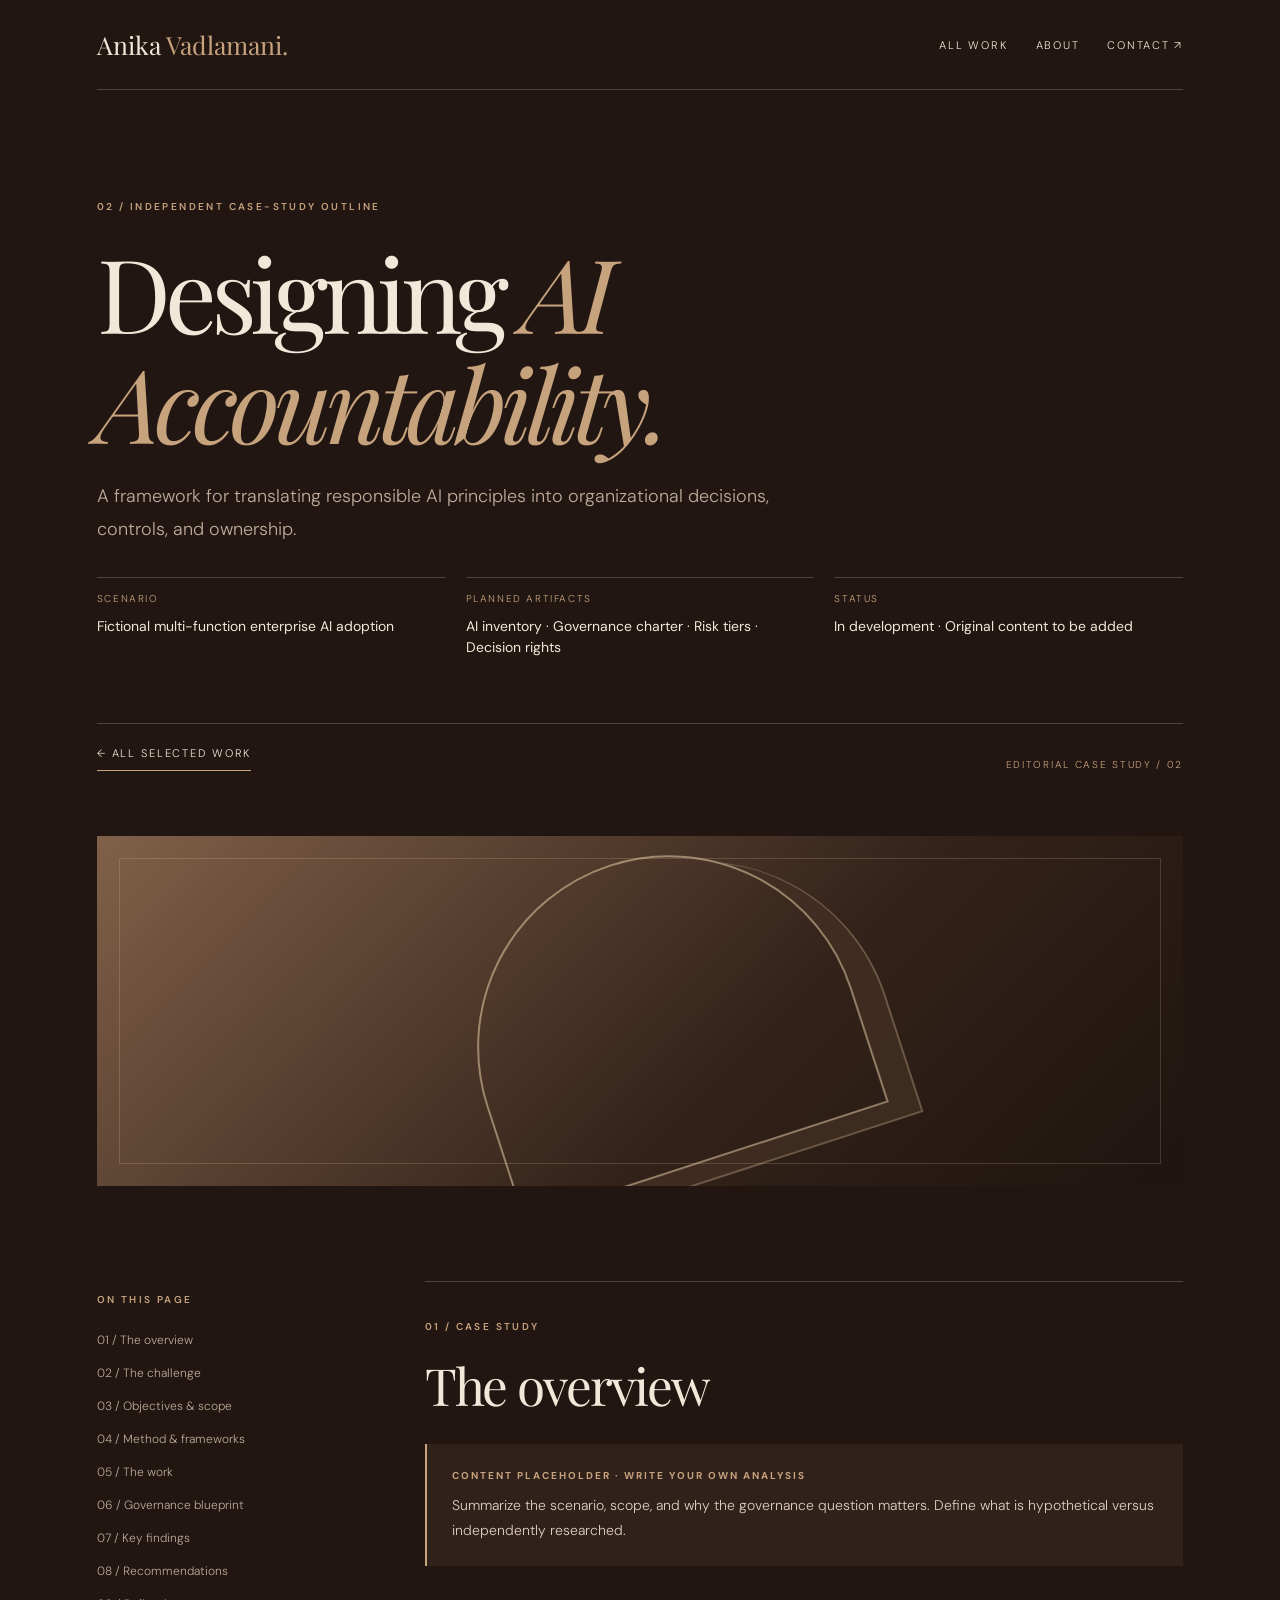
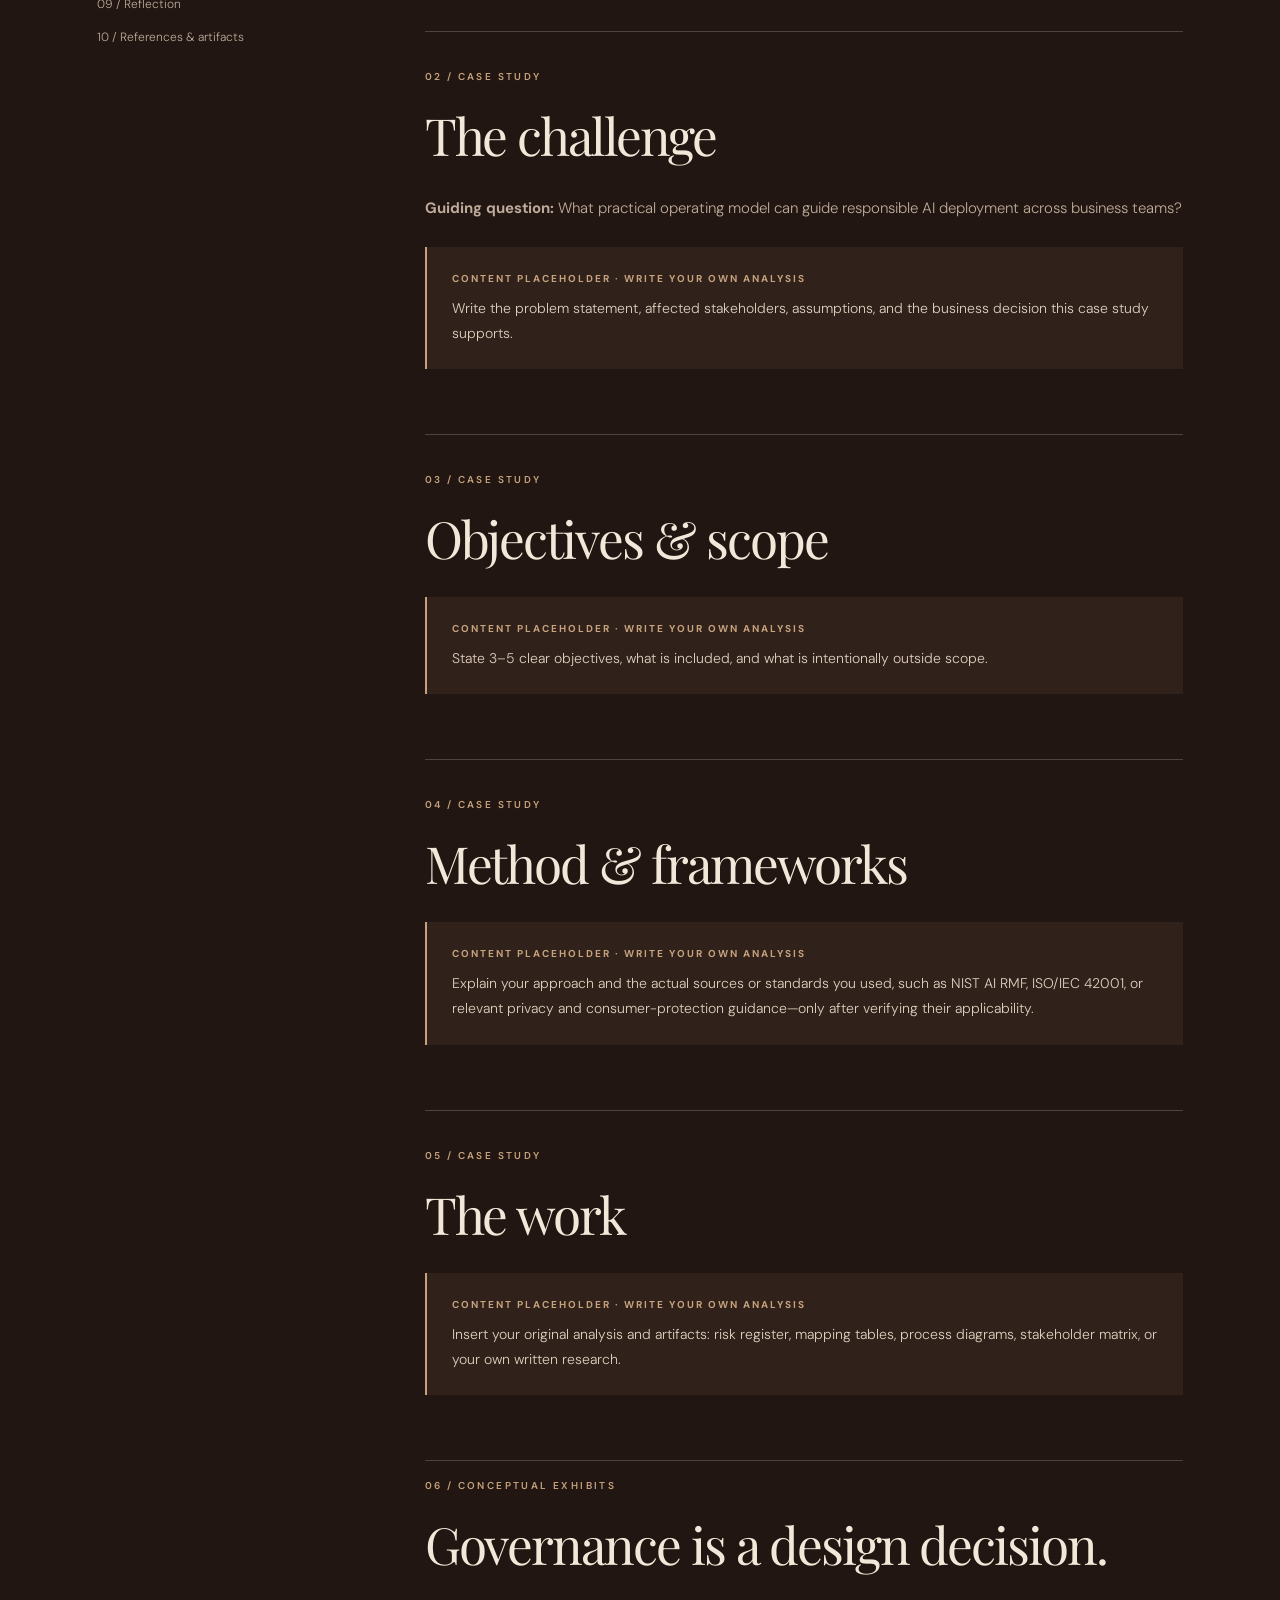
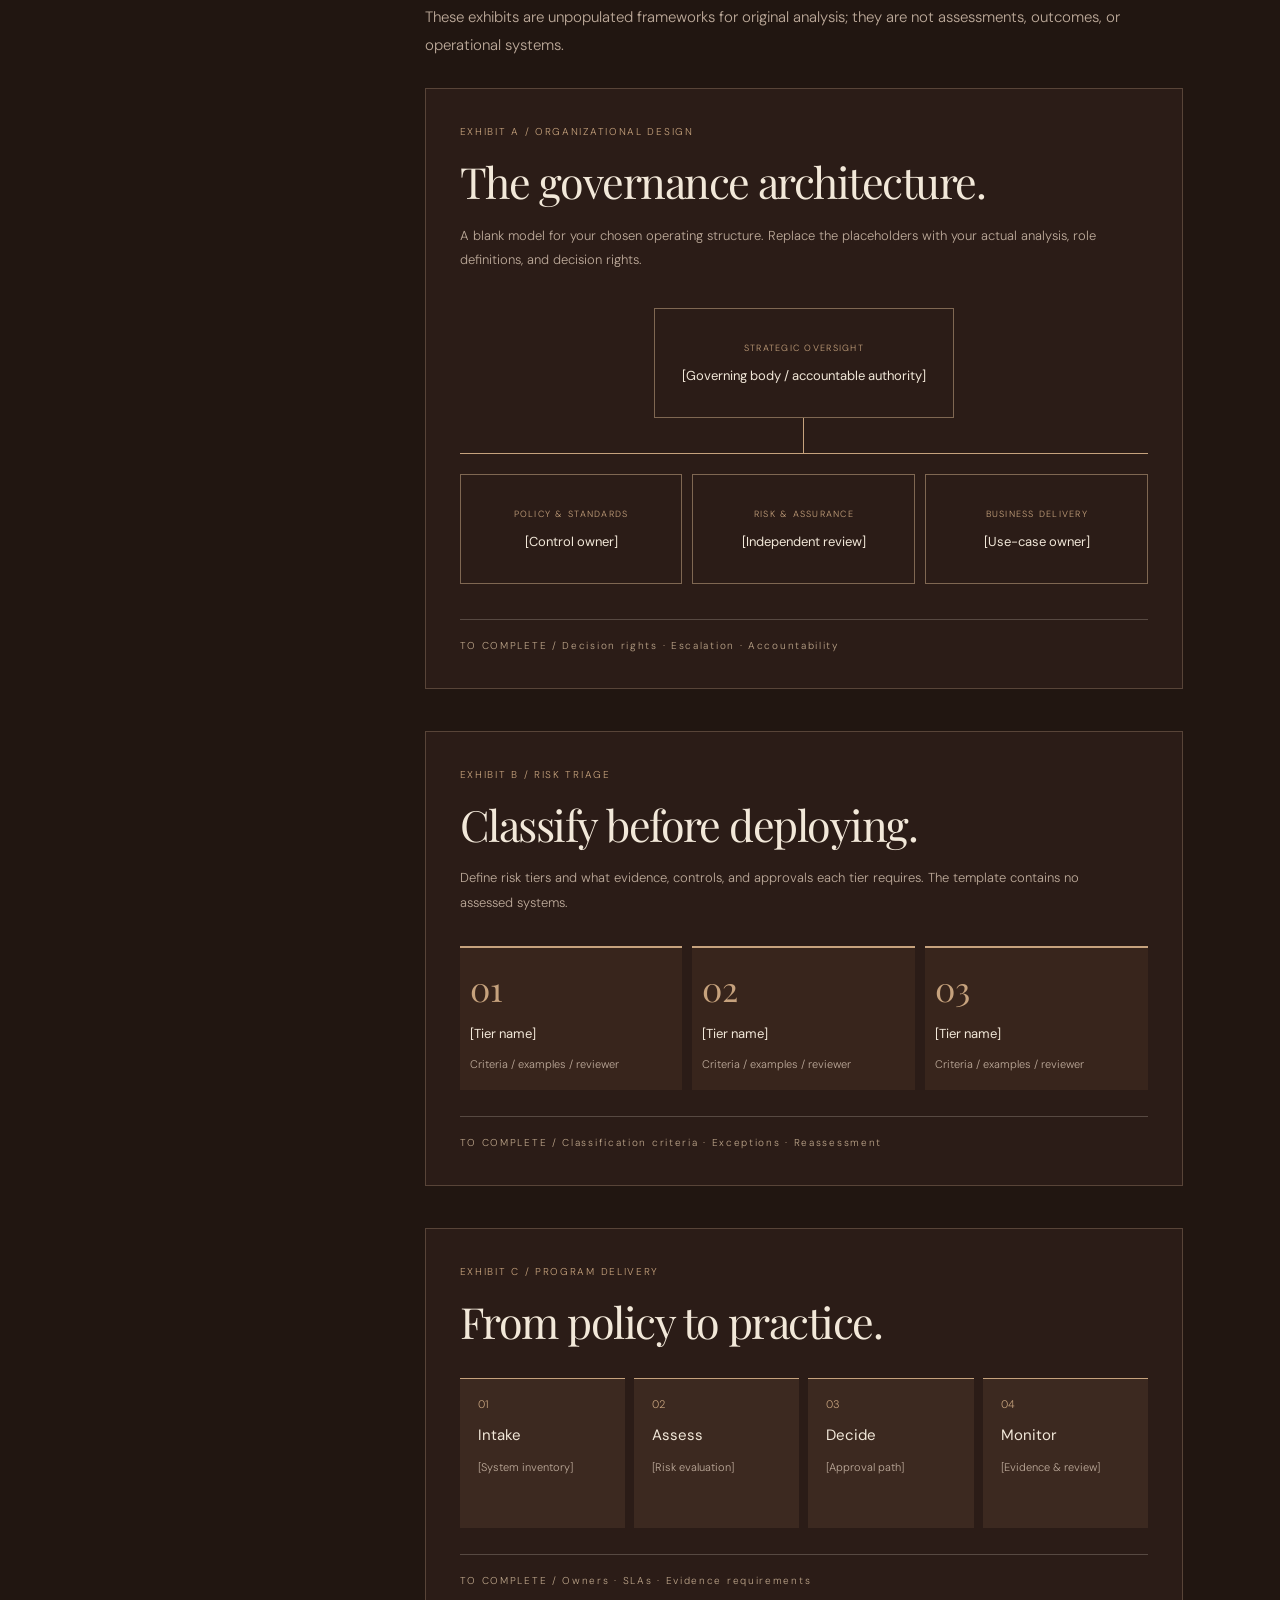
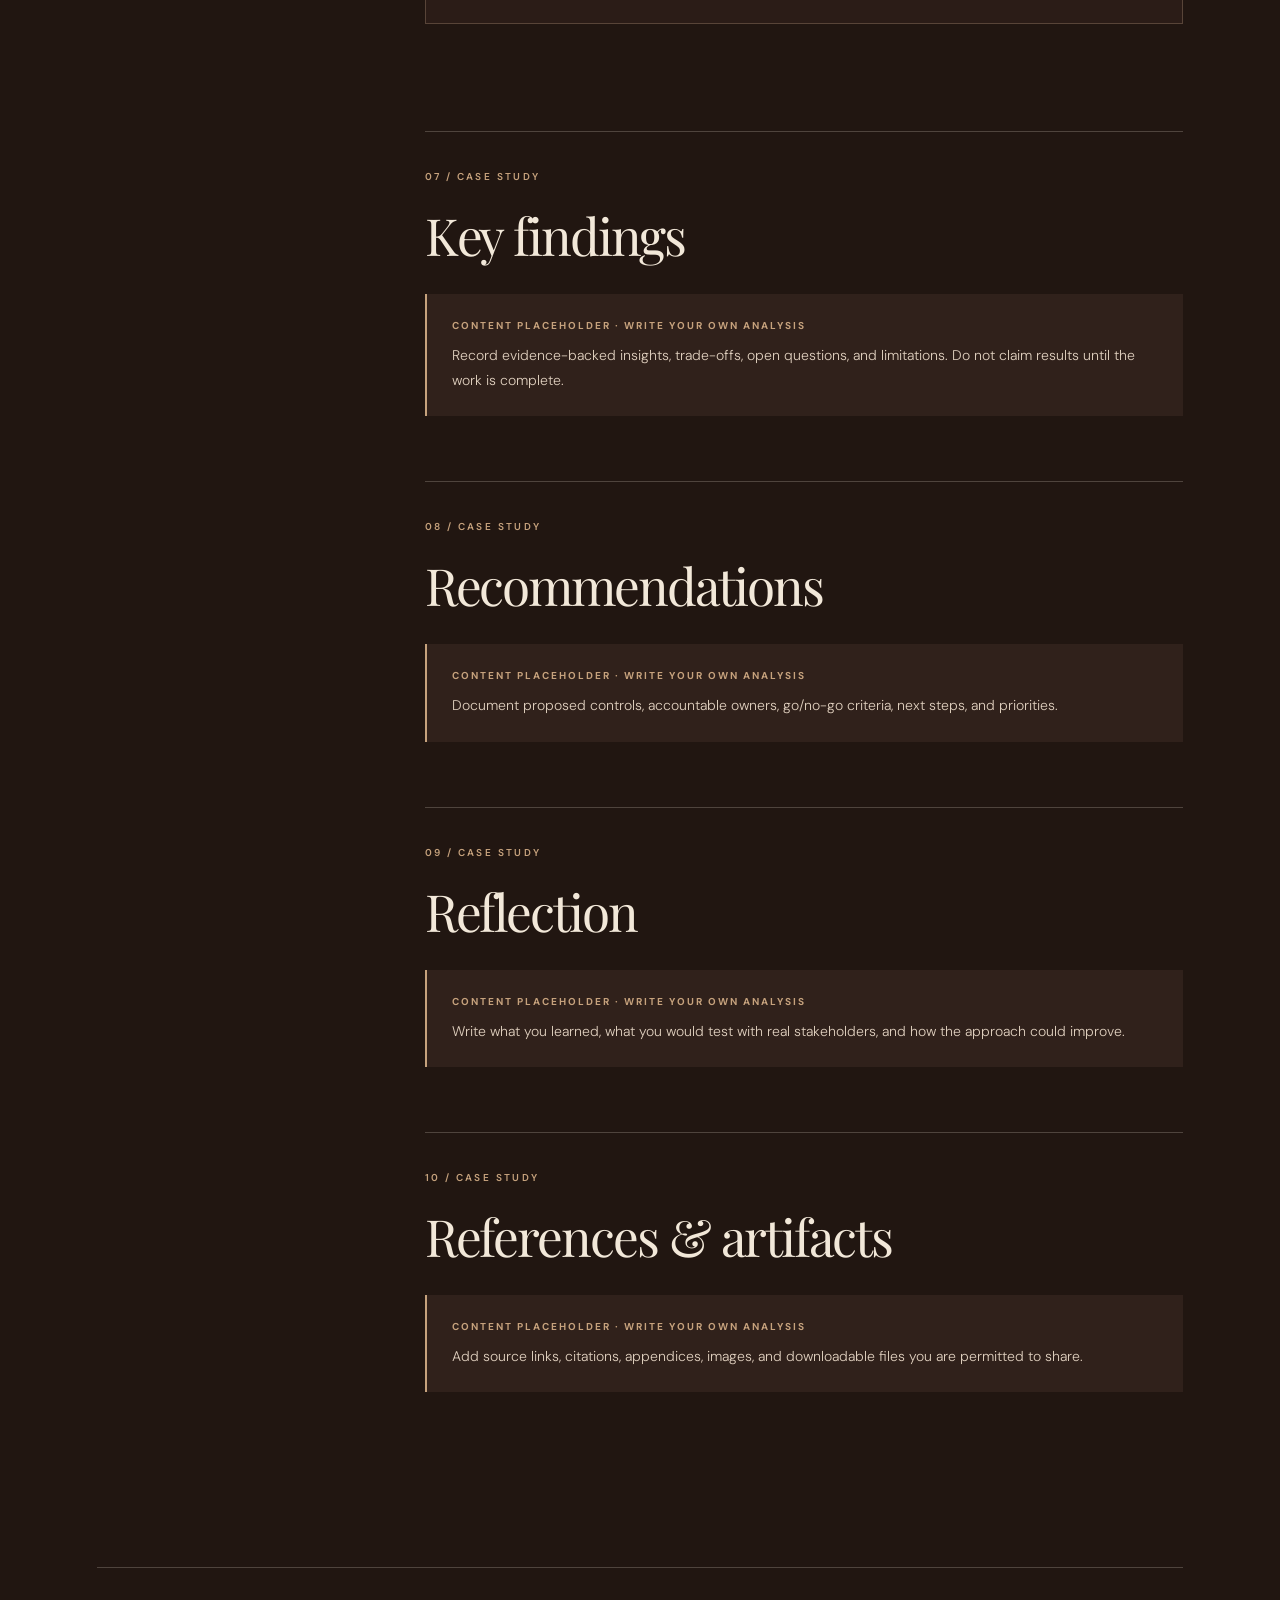
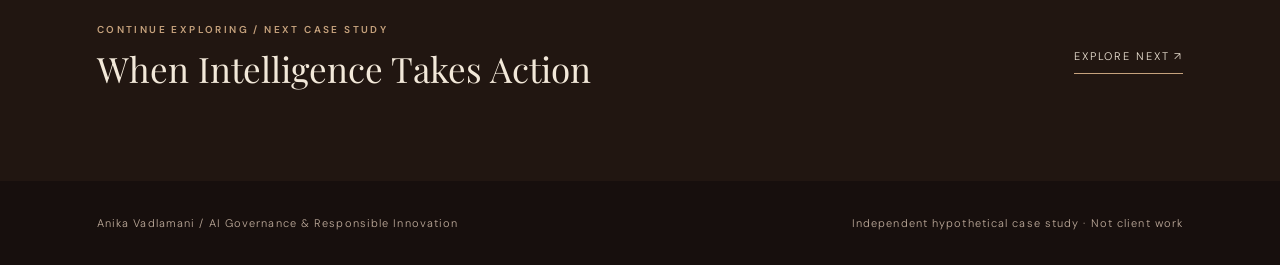
<file: enterprise-governance.html>
<!doctype html><html lang="en"><head><meta charset="utf-8"><meta name="viewport" content="width=device-width, initial-scale=1"><meta name="description" content="A framework for translating responsible AI principles into organizational decisions, controls, and ownership."><meta name="theme-color" content="#211611"><title>Enterprise / AI governance — Anika Vadlamani Portfolio</title><link rel="preconnect" href="https://fonts.googleapis.com"><link rel="preconnect" href="https://fonts.gstatic.com" crossorigin><link href="https://fonts.googleapis.com/css2?family=DM+Sans:wght@300;400;500;600&family=Playfair+Display:ital,wght@0,400;1,400&display=swap" rel="stylesheet"><link rel="stylesheet" href="case-study.css"></head><body class="enterprise-study"><div class="wrap"><header class="top"><a class="logo" href="index.html">Anika <span>Vadlamani.</span></a><nav><a href="index.html#work">All work</a><a href="index.html#about">About</a><a href="index.html#contact">Contact ↗</a></nav></header><main><section class="hero"><div class="micro">02 / Independent case-study outline</div><h1>Designing <em>AI Accountability.</em></h1><p>A framework for translating responsible AI principles into organizational decisions, controls, and ownership.</p><div class="meta"><div><span>Scenario</span><b>Fictional multi-function enterprise AI adoption</b></div><div><span>Planned artifacts</span><b>AI inventory · Governance charter · Risk tiers · Decision rights</b></div><div><span>Status</span><b>In development · Original content to be added</b></div></div><div class="hero-bottom"><a class="back" href="index.html#work">← All selected work</a><span class="tag">Editorial case study / 02</span></div></section><div class="abstract" role="img" aria-label="Abstract bronze and espresso editorial artwork"></div><div class="content-grid"><aside class="side"><div class="micro">On this page</div><a href="#overview">01 / The overview</a><a href="#challenge">02 / The challenge</a><a href="#objectives">03 / Objectives & scope</a><a href="#method">04 / Method & frameworks</a><a href="#analysis">05 / The work</a><a href="#visuals">06 / Governance blueprint</a><a href="#findings">07 / Key findings</a><a href="#recommendations">08 / Recommendations</a><a href="#reflection">09 / Reflection</a><a href="#references">10 / References & artifacts</a></aside><article><section id="overview" class="section"><div class="micro">01 / Case study</div><h2>The overview</h2><div class="placeholder"><strong>Content placeholder · Write your own analysis</strong>Summarize the scenario, scope, and why the governance question matters. Define what is hypothetical versus independently researched.</div></section><section id="challenge" class="section"><div class="micro">02 / Case study</div><h2>The challenge</h2><p><strong>Guiding question:</strong> What practical operating model can guide responsible AI deployment across business teams?</p><div class="placeholder"><strong>Content placeholder · Write your own analysis</strong>Write the problem statement, affected stakeholders, assumptions, and the business decision this case study supports.</div></section><section id="objectives" class="section"><div class="micro">03 / Case study</div><h2>Objectives & scope</h2><div class="placeholder"><strong>Content placeholder · Write your own analysis</strong>State 3–5 clear objectives, what is included, and what is intentionally outside scope.</div></section><section id="method" class="section"><div class="micro">04 / Case study</div><h2>Method & frameworks</h2><div class="placeholder"><strong>Content placeholder · Write your own analysis</strong>Explain your approach and the actual sources or standards you used, such as NIST AI RMF, ISO/IEC 42001, or relevant privacy and consumer-protection guidance—only after verifying their applicability.</div></section><section id="analysis" class="section"><div class="micro">05 / Case study</div><h2>The work</h2><div class="placeholder"><strong>Content placeholder · Write your own analysis</strong>Insert your original analysis and artifacts: risk register, mapping tables, process diagrams, stakeholder matrix, or your own written research.</div></section><section id="visuals" class="section editorial-exhibits"><div class="micro">06 / Conceptual exhibits</div><h2>Governance is a design decision.</h2><p>These exhibits are unpopulated frameworks for original analysis; they are not assessments, outcomes, or operational systems.</p><div class="editorial-exhibit"><div class="exhibit-kicker">EXHIBIT A / ORGANIZATIONAL DESIGN</div><h3>The governance architecture.</h3><p>A blank model for your chosen operating structure. Replace the placeholders with your actual analysis, role definitions, and decision rights.</p><div class="gov-chart"><div class="gov-tier gov-top"><small>STRATEGIC OVERSIGHT</small><strong>[Governing body / accountable authority]</strong></div><div class="gov-stem"></div><div class="gov-columns"><div class="gov-tier"><small>POLICY & STANDARDS</small><strong>[Control owner]</strong></div><div class="gov-tier"><small>RISK & ASSURANCE</small><strong>[Independent review]</strong></div><div class="gov-tier"><small>BUSINESS DELIVERY</small><strong>[Use-case owner]</strong></div></div></div><div class="exhibit-foot">TO COMPLETE / Decision rights · Escalation · Accountability</div></div><div class="editorial-exhibit"><div class="exhibit-kicker">EXHIBIT B / RISK TRIAGE</div><h3>Classify before deploying.</h3><p>Define risk tiers and what evidence, controls, and approvals each tier requires. The template contains no assessed systems.</p><div class="tier-grid"><div><span>01</span><b>[Tier name]</b><small>Criteria / examples / reviewer</small></div><div><span>02</span><b>[Tier name]</b><small>Criteria / examples / reviewer</small></div><div><span>03</span><b>[Tier name]</b><small>Criteria / examples / reviewer</small></div></div><div class="exhibit-foot">TO COMPLETE / Classification criteria · Exceptions · Reassessment</div></div><div class="editorial-exhibit"><div class="exhibit-kicker">EXHIBIT C / PROGRAM DELIVERY</div><h3>From policy to practice.</h3><div class="editorial-flow"><div><small>01</small><strong>Intake</strong><span>[System inventory]</span></div><div><small>02</small><strong>Assess</strong><span>[Risk evaluation]</span></div><div><small>03</small><strong>Decide</strong><span>[Approval path]</span></div><div><small>04</small><strong>Monitor</strong><span>[Evidence & review]</span></div></div><div class="exhibit-foot">TO COMPLETE / Owners · SLAs · Evidence requirements</div></div></section><section id="findings" class="section"><div class="micro">07 / Case study</div><h2>Key findings</h2><div class="placeholder"><strong>Content placeholder · Write your own analysis</strong>Record evidence-backed insights, trade-offs, open questions, and limitations. Do not claim results until the work is complete.</div></section><section id="recommendations" class="section"><div class="micro">08 / Case study</div><h2>Recommendations</h2><div class="placeholder"><strong>Content placeholder · Write your own analysis</strong>Document proposed controls, accountable owners, go/no-go criteria, next steps, and priorities.</div></section><section id="reflection" class="section"><div class="micro">09 / Case study</div><h2>Reflection</h2><div class="placeholder"><strong>Content placeholder · Write your own analysis</strong>Write what you learned, what you would test with real stakeholders, and how the approach could improve.</div></section><section id="references" class="section"><div class="micro">10 / Case study</div><h2>References & artifacts</h2><div class="placeholder"><strong>Content placeholder · Write your own analysis</strong>Add source links, citations, appendices, images, and downloadable files you are permitted to share.</div></section></article></div><div class="next"><div><div class="micro">Continue exploring / Next case study</div><h3>When Intelligence Takes Action</h3></div><a class="back" href="agentic-ai.html">Explore next ↗</a></div></main></div><footer><div class="wrap footer-row"><span>Anika Vadlamani / AI Governance & Responsible Innovation</span><span>Independent hypothetical case study · Not client work</span></div></footer></body></html>
</file>
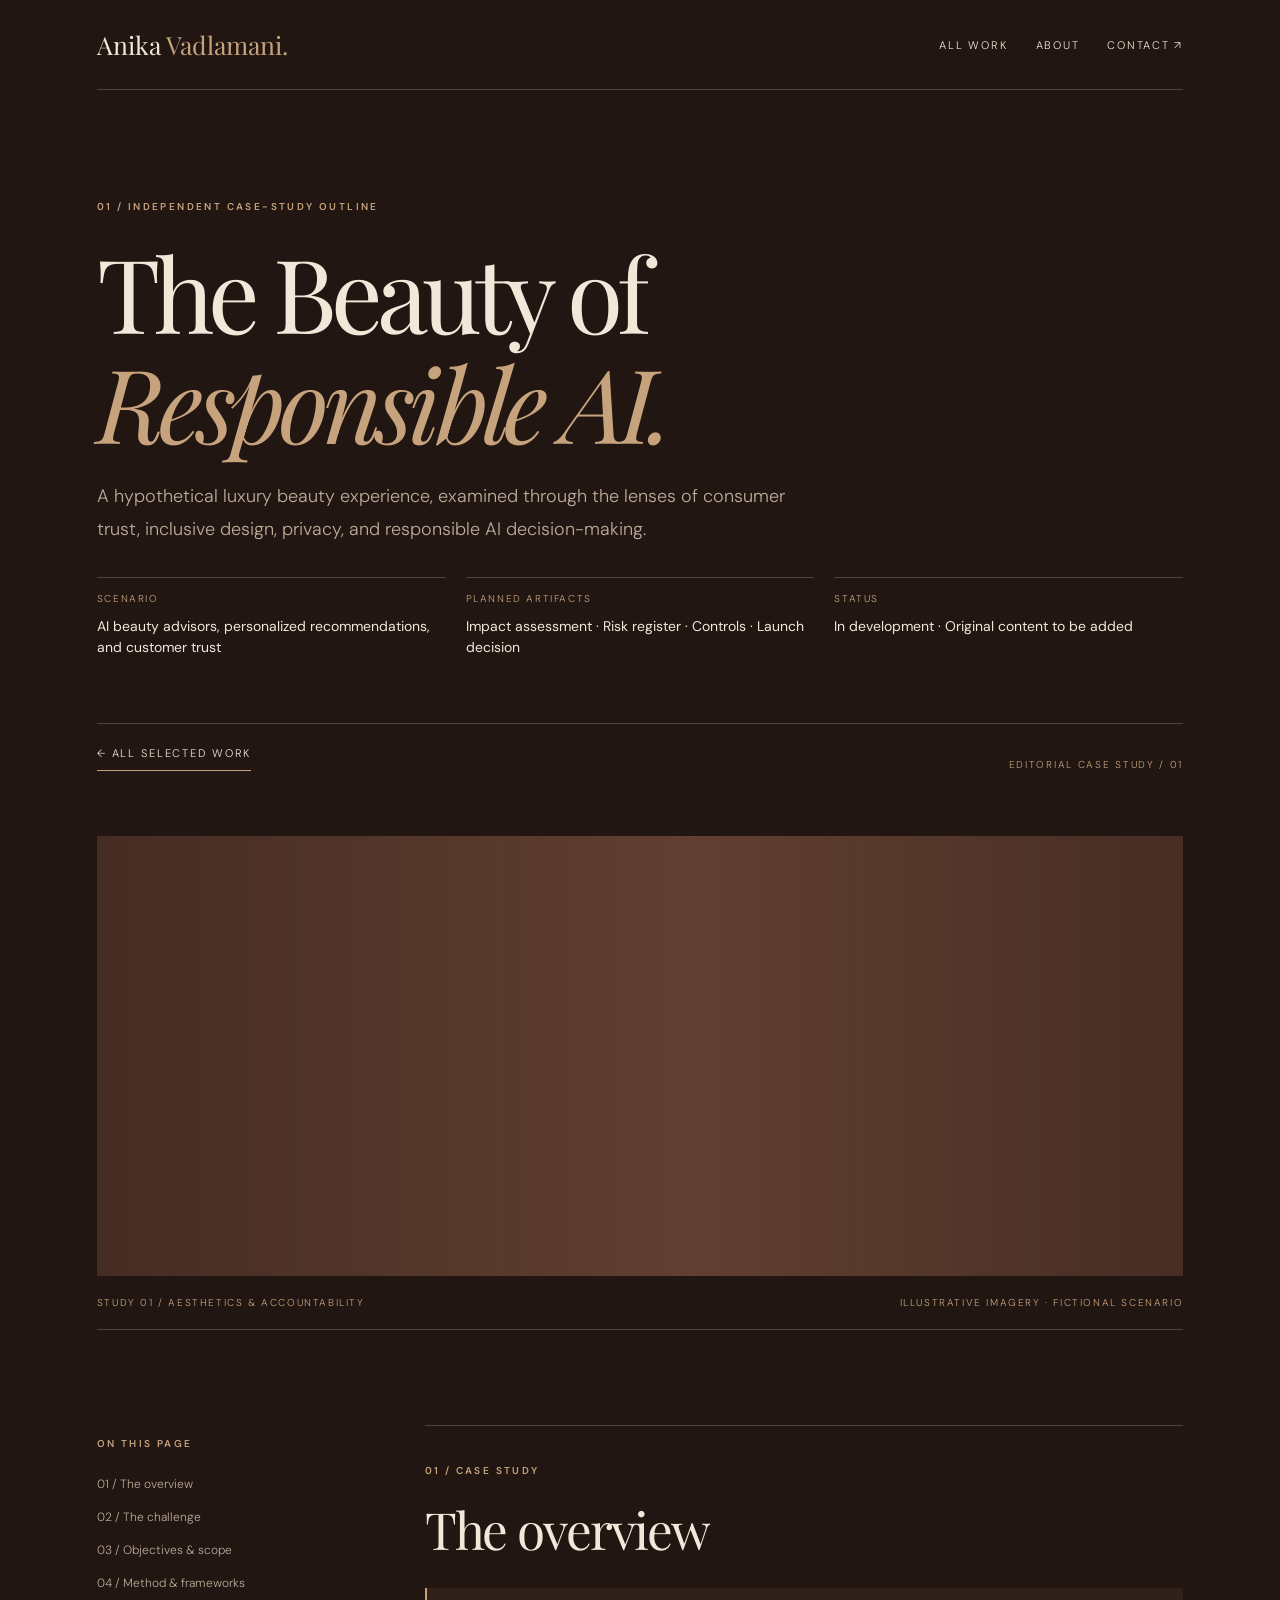
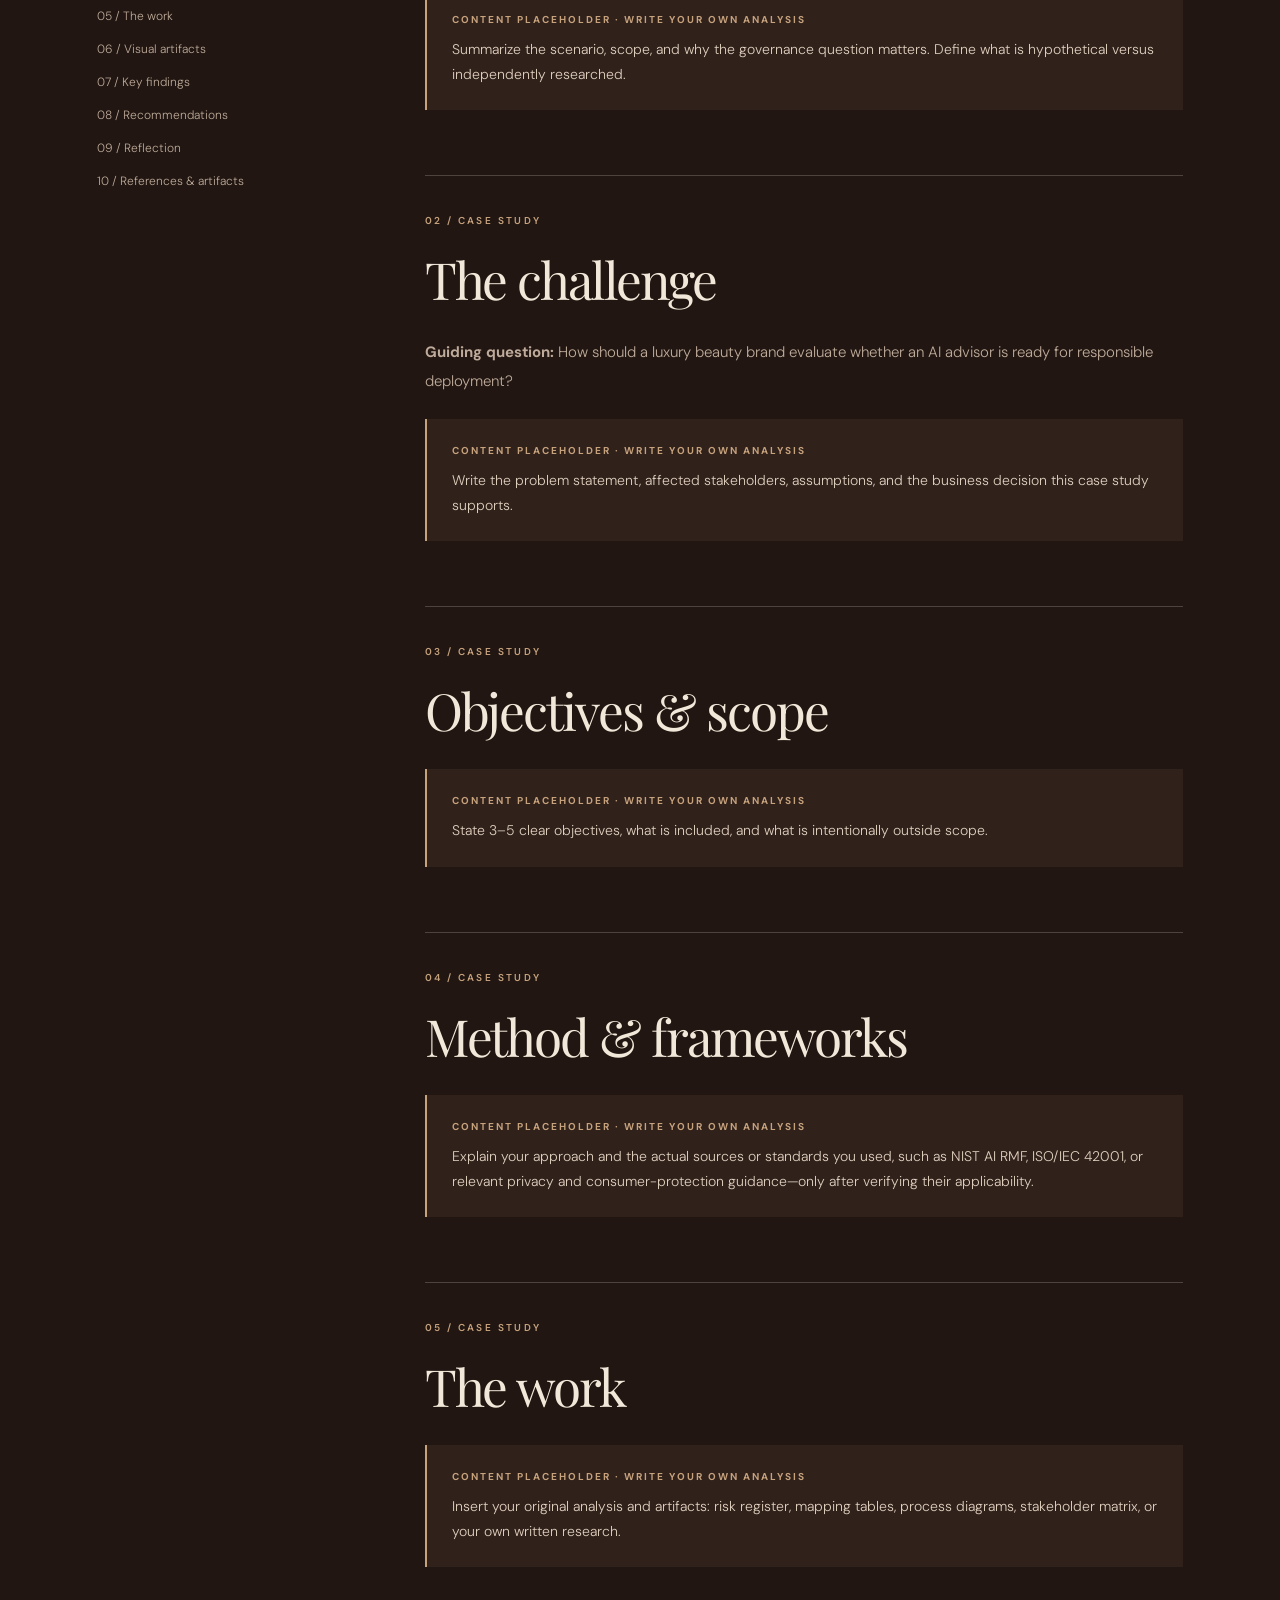
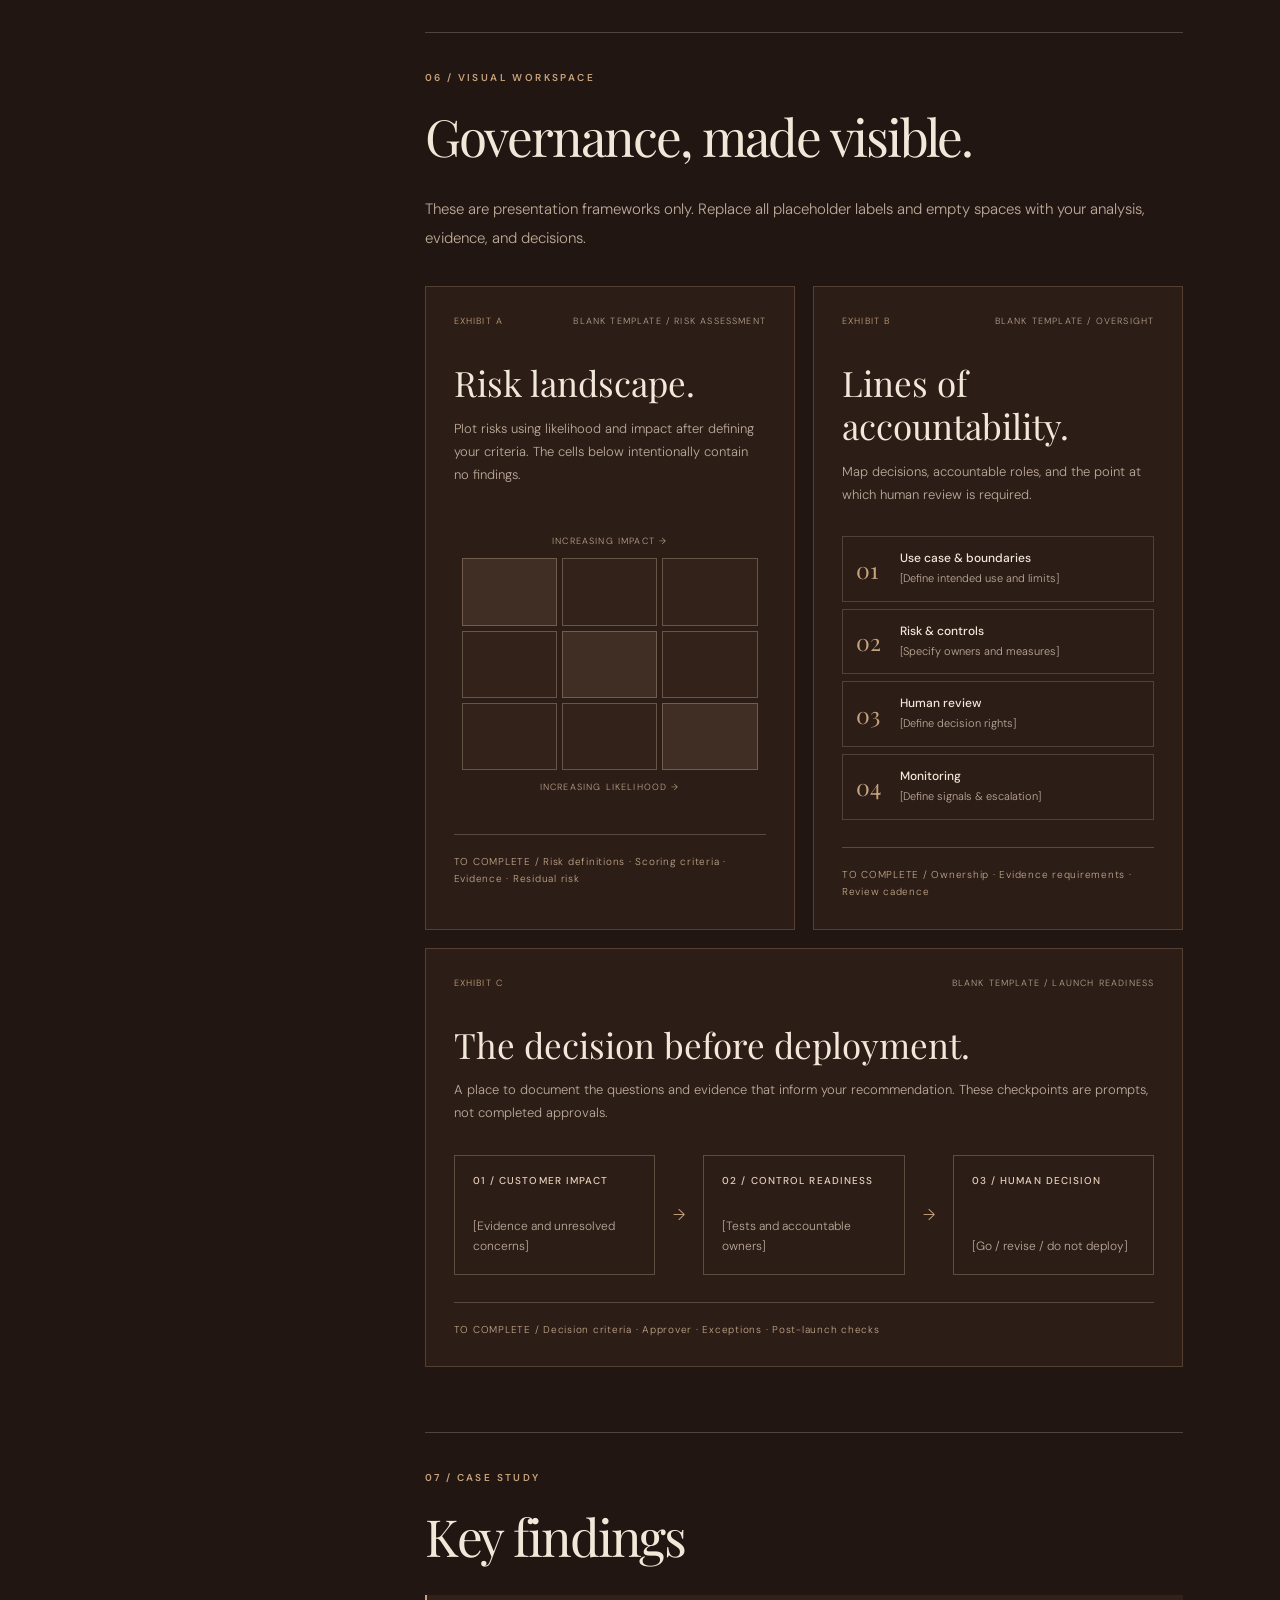
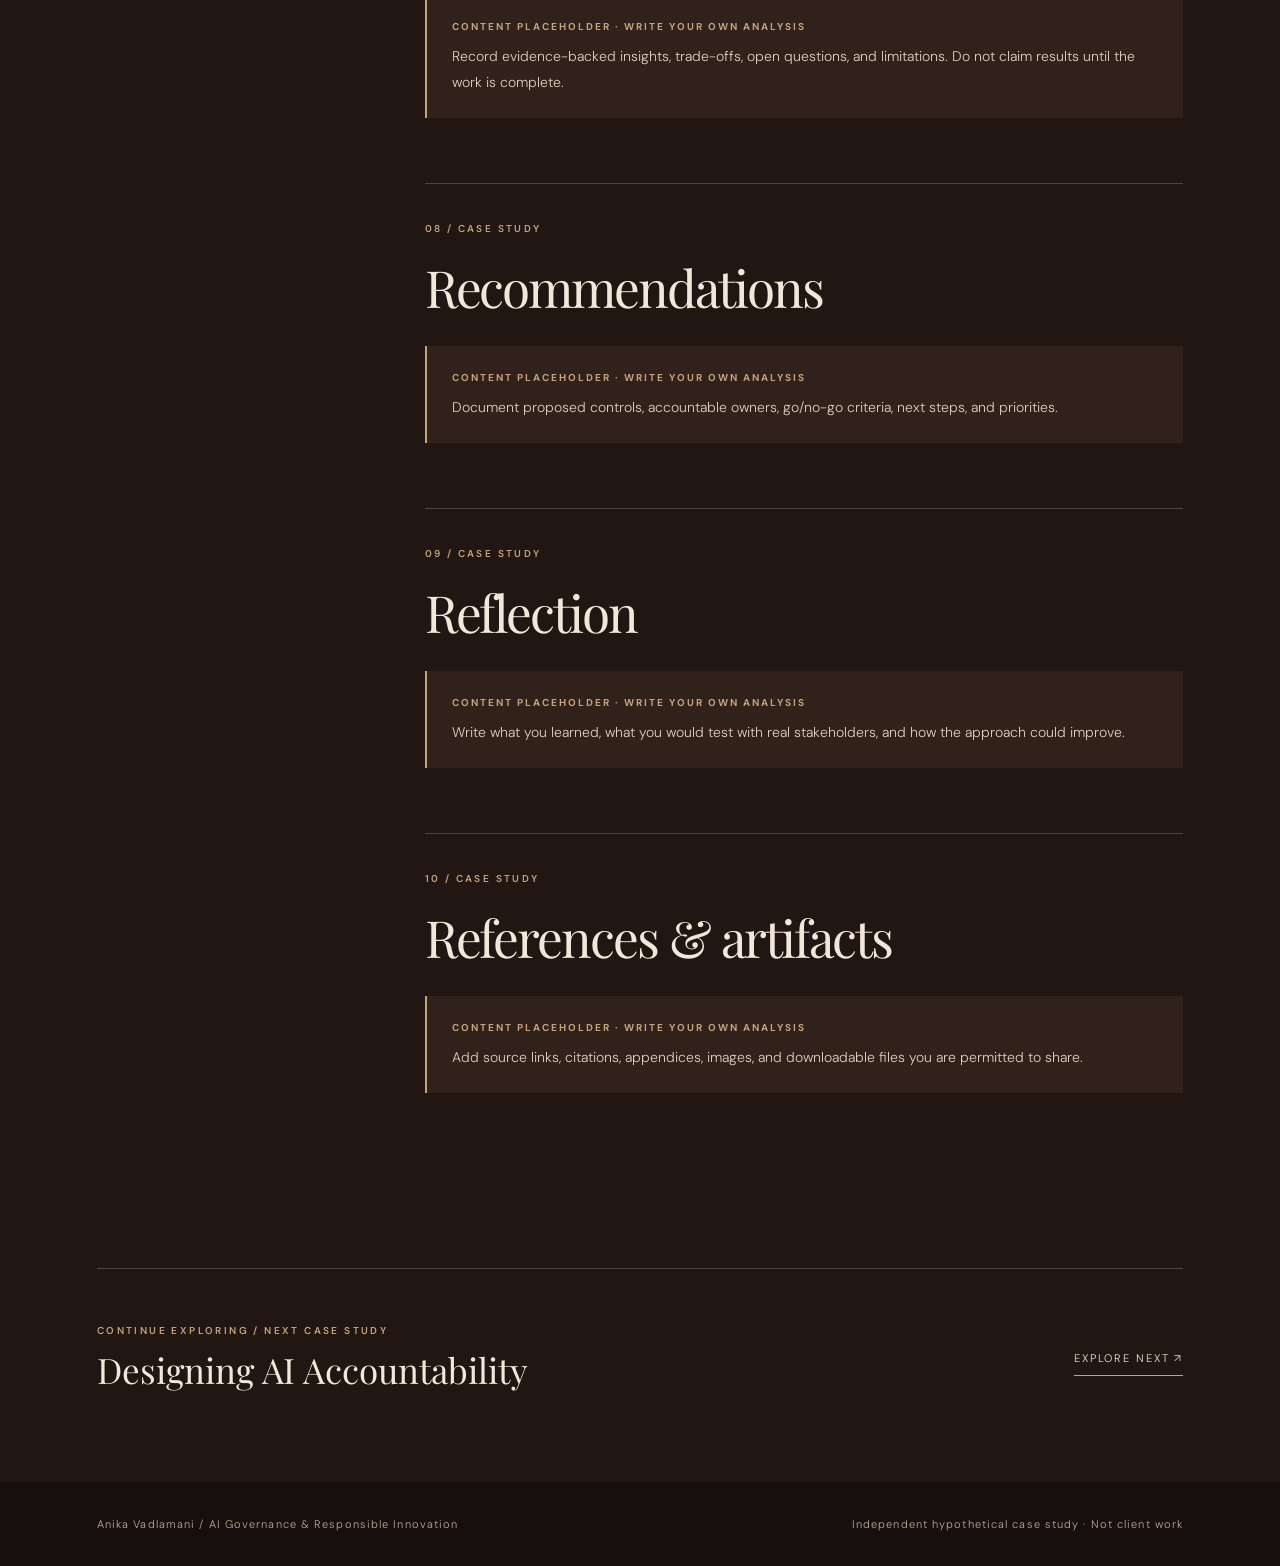
<file: luxury-retail.html>
<!doctype html><html lang="en"><head><meta charset="utf-8"><meta name="viewport" content="width=device-width, initial-scale=1"><meta name="description" content="A fictional luxury beauty experience used to explore how responsible AI governance can support customer trust, inclusive recommendations, privacy, and human oversight."><meta name="theme-color" content="#211611"><title>Luxury retail / Responsible AI — Anika Vadlamani Portfolio</title><link rel="preconnect" href="https://fonts.googleapis.com"><link rel="preconnect" href="https://fonts.gstatic.com" crossorigin><link href="https://fonts.googleapis.com/css2?family=DM+Sans:wght@300;400;500;600&family=Playfair+Display:ital,wght@0,400;1,400&display=swap" rel="stylesheet"><link rel="stylesheet" href="case-study.css"></head><body class="beauty-study"><div class="wrap"><header class="top"><a class="logo" href="index.html">Anika <span>Vadlamani.</span></a><nav><a href="index.html#work">All work</a><a href="index.html#about">About</a><a href="index.html#contact">Contact ↗</a></nav></header><main><section class="hero"><div class="micro">01 / Independent case-study outline</div><h1>The Beauty of <em>Responsible AI.</em></h1><p>A hypothetical luxury beauty experience, examined through the lenses of consumer trust, inclusive design, privacy, and responsible AI decision-making.</p><div class="meta"><div><span>Scenario</span><b>AI beauty advisors, personalized recommendations, and customer trust</b></div><div><span>Planned artifacts</span><b>Impact assessment · Risk register · Controls · Launch decision</b></div><div><span>Status</span><b>In development · Original content to be added</b></div></div><div class="hero-bottom"><a class="back" href="index.html#work">← All selected work</a><span class="tag">Editorial case study / 01</span></div></section><figure class="beauty-editorial"><div class="beauty-editorial-image" role="img" aria-label="Editorial beauty products and warm-toned makeup palette"></div><figcaption><span>STUDY 01 / AESTHETICS & ACCOUNTABILITY</span><span>Illustrative imagery · Fictional scenario</span></figcaption></figure><div class="content-grid"><aside class="side"><div class="micro">On this page</div><a href="#overview">01 / The overview</a><a href="#challenge">02 / The challenge</a><a href="#objectives">03 / Objectives & scope</a><a href="#method">04 / Method & frameworks</a><a href="#analysis">05 / The work</a><a href="#artifacts">06 / Visual artifacts</a><a href="#findings">07 / Key findings</a><a href="#recommendations">08 / Recommendations</a><a href="#reflection">09 / Reflection</a><a href="#references">10 / References & artifacts</a></aside><article><section id="overview" class="section"><div class="micro">01 / Case study</div><h2>The overview</h2><div class="placeholder"><strong>Content placeholder · Write your own analysis</strong>Summarize the scenario, scope, and why the governance question matters. Define what is hypothetical versus independently researched.</div></section><section id="challenge" class="section"><div class="micro">02 / Case study</div><h2>The challenge</h2><p><strong>Guiding question:</strong> How should a luxury beauty brand evaluate whether an AI advisor is ready for responsible deployment?</p><div class="placeholder"><strong>Content placeholder · Write your own analysis</strong>Write the problem statement, affected stakeholders, assumptions, and the business decision this case study supports.</div></section><section id="objectives" class="section"><div class="micro">03 / Case study</div><h2>Objectives & scope</h2><div class="placeholder"><strong>Content placeholder · Write your own analysis</strong>State 3–5 clear objectives, what is included, and what is intentionally outside scope.</div></section><section id="method" class="section"><div class="micro">04 / Case study</div><h2>Method & frameworks</h2><div class="placeholder"><strong>Content placeholder · Write your own analysis</strong>Explain your approach and the actual sources or standards you used, such as NIST AI RMF, ISO/IEC 42001, or relevant privacy and consumer-protection guidance—only after verifying their applicability.</div></section><section id="analysis" class="section"><div class="micro">05 / Case study</div><h2>The work</h2><div class="placeholder"><strong>Content placeholder · Write your own analysis</strong>Insert your original analysis and artifacts: risk register, mapping tables, process diagrams, stakeholder matrix, or your own written research.</div></section><section id="artifacts" class="section"><div class="micro">06 / Visual workspace</div><h2>Governance, made visible.</h2><p>These are presentation frameworks only. Replace all placeholder labels and empty spaces with your analysis, evidence, and decisions.</p><div class="artifact-grid"><div class="artifact-card"><div class="artifact-topline"><span>EXHIBIT A</span><span>BLANK TEMPLATE / RISK ASSESSMENT</span></div><h3>Risk landscape.</h3><p>Plot risks using likelihood and impact after defining your criteria. The cells below intentionally contain no findings.</p><div class="risk-frame"><div class="risk-y">INCREASING IMPACT →</div><div class="risk-grid" role="img" aria-label="Empty three by three risk matrix template, with no risks scored"><span></span><span></span><span></span><span></span><span></span><span></span><span></span><span></span><span></span></div><div class="risk-x">INCREASING LIKELIHOOD →</div></div><div class="artifact-fill">TO COMPLETE / Risk definitions · Scoring criteria · Evidence · Residual risk</div></div><div class="artifact-card"><div class="artifact-topline"><span>EXHIBIT B</span><span>BLANK TEMPLATE / OVERSIGHT</span></div><h3>Lines of accountability.</h3><p>Map decisions, accountable roles, and the point at which human review is required.</p><div class="governance-stack"><div><span>01</span><b>Use case &amp; boundaries</b><small>[Define intended use and limits]</small></div><div><span>02</span><b>Risk &amp; controls</b><small>[Specify owners and measures]</small></div><div><span>03</span><b>Human review</b><small>[Define decision rights]</small></div><div><span>04</span><b>Monitoring</b><small>[Define signals &amp; escalation]</small></div></div><div class="artifact-fill">TO COMPLETE / Ownership · Evidence requirements · Review cadence</div></div><div class="artifact-card artifact-wide"><div class="artifact-topline"><span>EXHIBIT C</span><span>BLANK TEMPLATE / LAUNCH READINESS</span></div><h3>The decision before deployment.</h3><p>A place to document the questions and evidence that inform your recommendation. These checkpoints are prompts, not completed approvals.</p><div class="decision-flow"><div><strong>01 / CUSTOMER IMPACT</strong><span>[Evidence and unresolved concerns]</span></div><i>→</i><div><strong>02 / CONTROL READINESS</strong><span>[Tests and accountable owners]</span></div><i>→</i><div><strong>03 / HUMAN DECISION</strong><span>[Go / revise / do not deploy]</span></div></div><div class="artifact-fill">TO COMPLETE / Decision criteria · Approver · Exceptions · Post-launch checks</div></div></div></section><section id="findings" class="section"><div class="micro">07 / Case study</div><h2>Key findings</h2><div class="placeholder"><strong>Content placeholder · Write your own analysis</strong>Record evidence-backed insights, trade-offs, open questions, and limitations. Do not claim results until the work is complete.</div></section><section id="recommendations" class="section"><div class="micro">08 / Case study</div><h2>Recommendations</h2><div class="placeholder"><strong>Content placeholder · Write your own analysis</strong>Document proposed controls, accountable owners, go/no-go criteria, next steps, and priorities.</div></section><section id="reflection" class="section"><div class="micro">09 / Case study</div><h2>Reflection</h2><div class="placeholder"><strong>Content placeholder · Write your own analysis</strong>Write what you learned, what you would test with real stakeholders, and how the approach could improve.</div></section><section id="references" class="section"><div class="micro">10 / Case study</div><h2>References & artifacts</h2><div class="placeholder"><strong>Content placeholder · Write your own analysis</strong>Add source links, citations, appendices, images, and downloadable files you are permitted to share.</div></section></article></div><div class="next"><div><div class="micro">Continue exploring / Next case study</div><h3>Designing AI Accountability</h3></div><a class="back" href="enterprise-governance.html">Explore next ↗</a></div></main></div><footer><div class="wrap footer-row"><span>Anika Vadlamani / AI Governance & Responsible Innovation</span><span>Independent hypothetical case study · Not client work</span></div></footer></body></html>
</file>
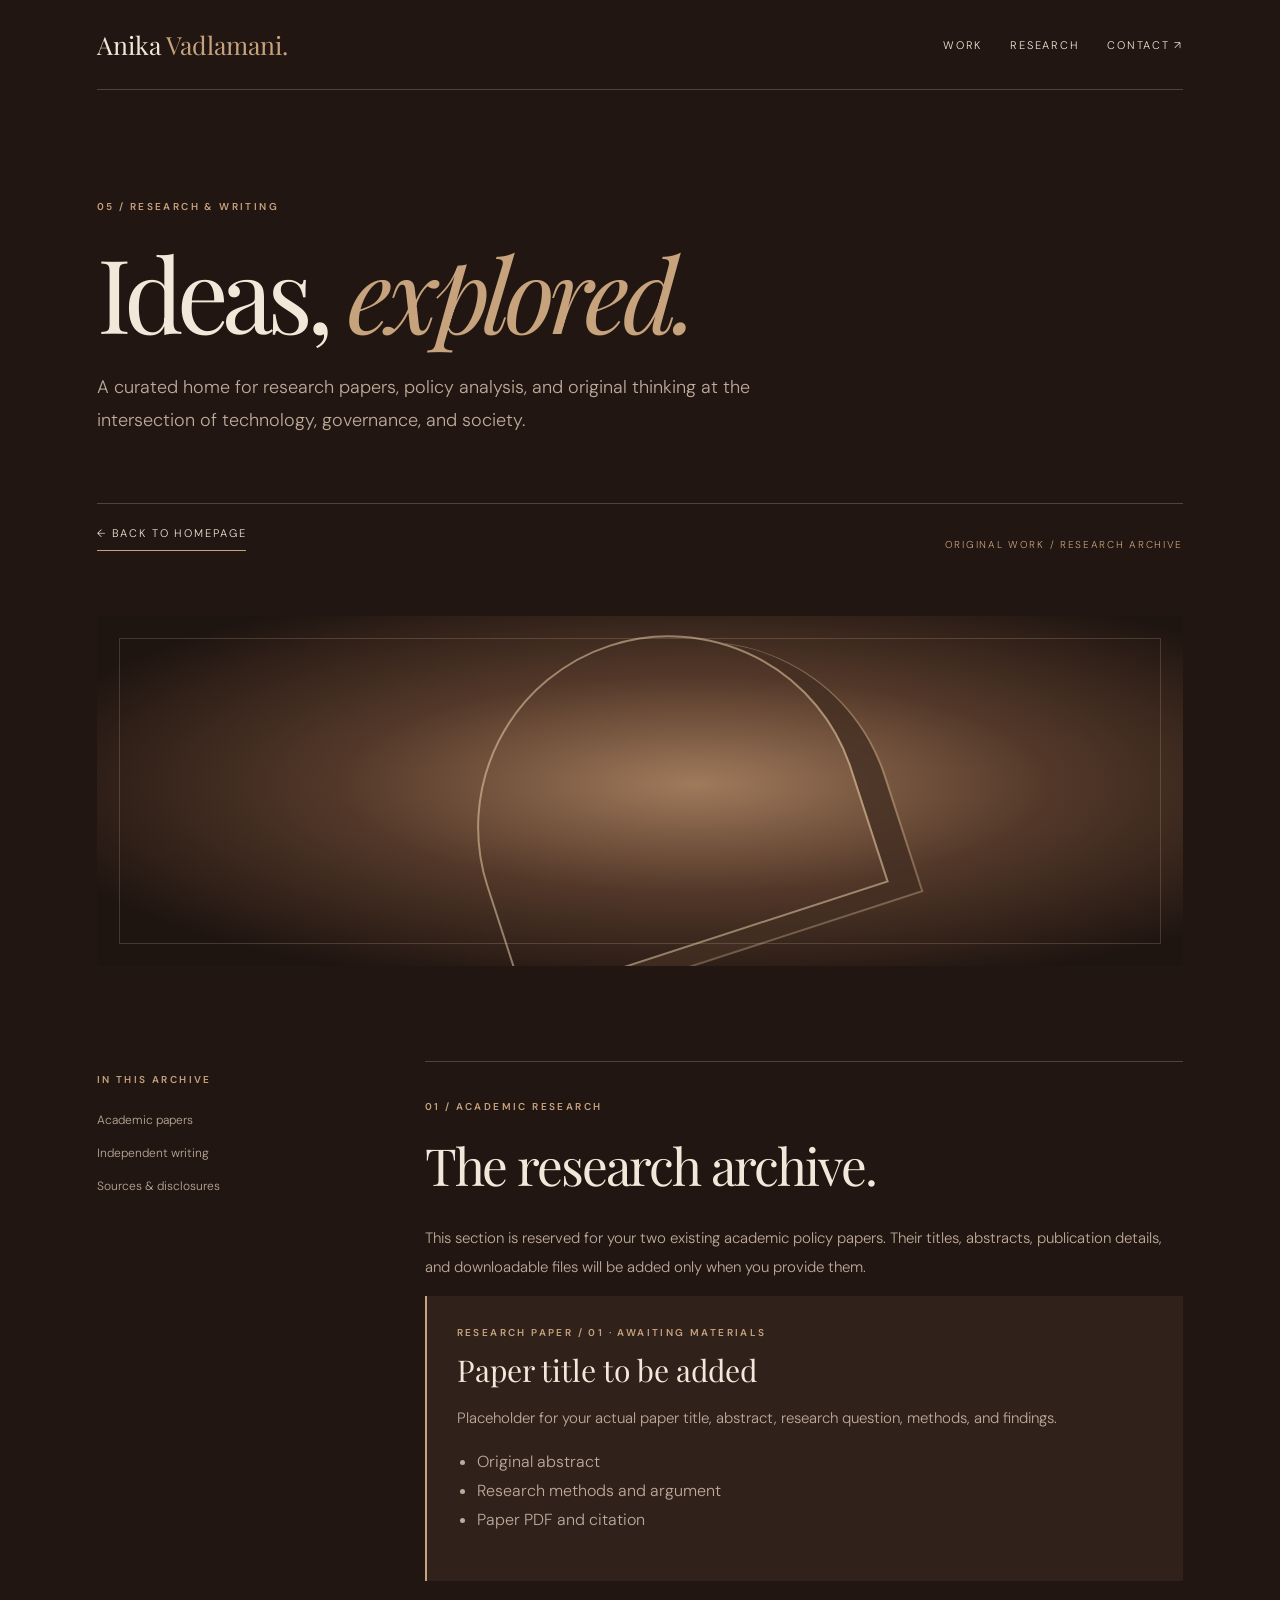
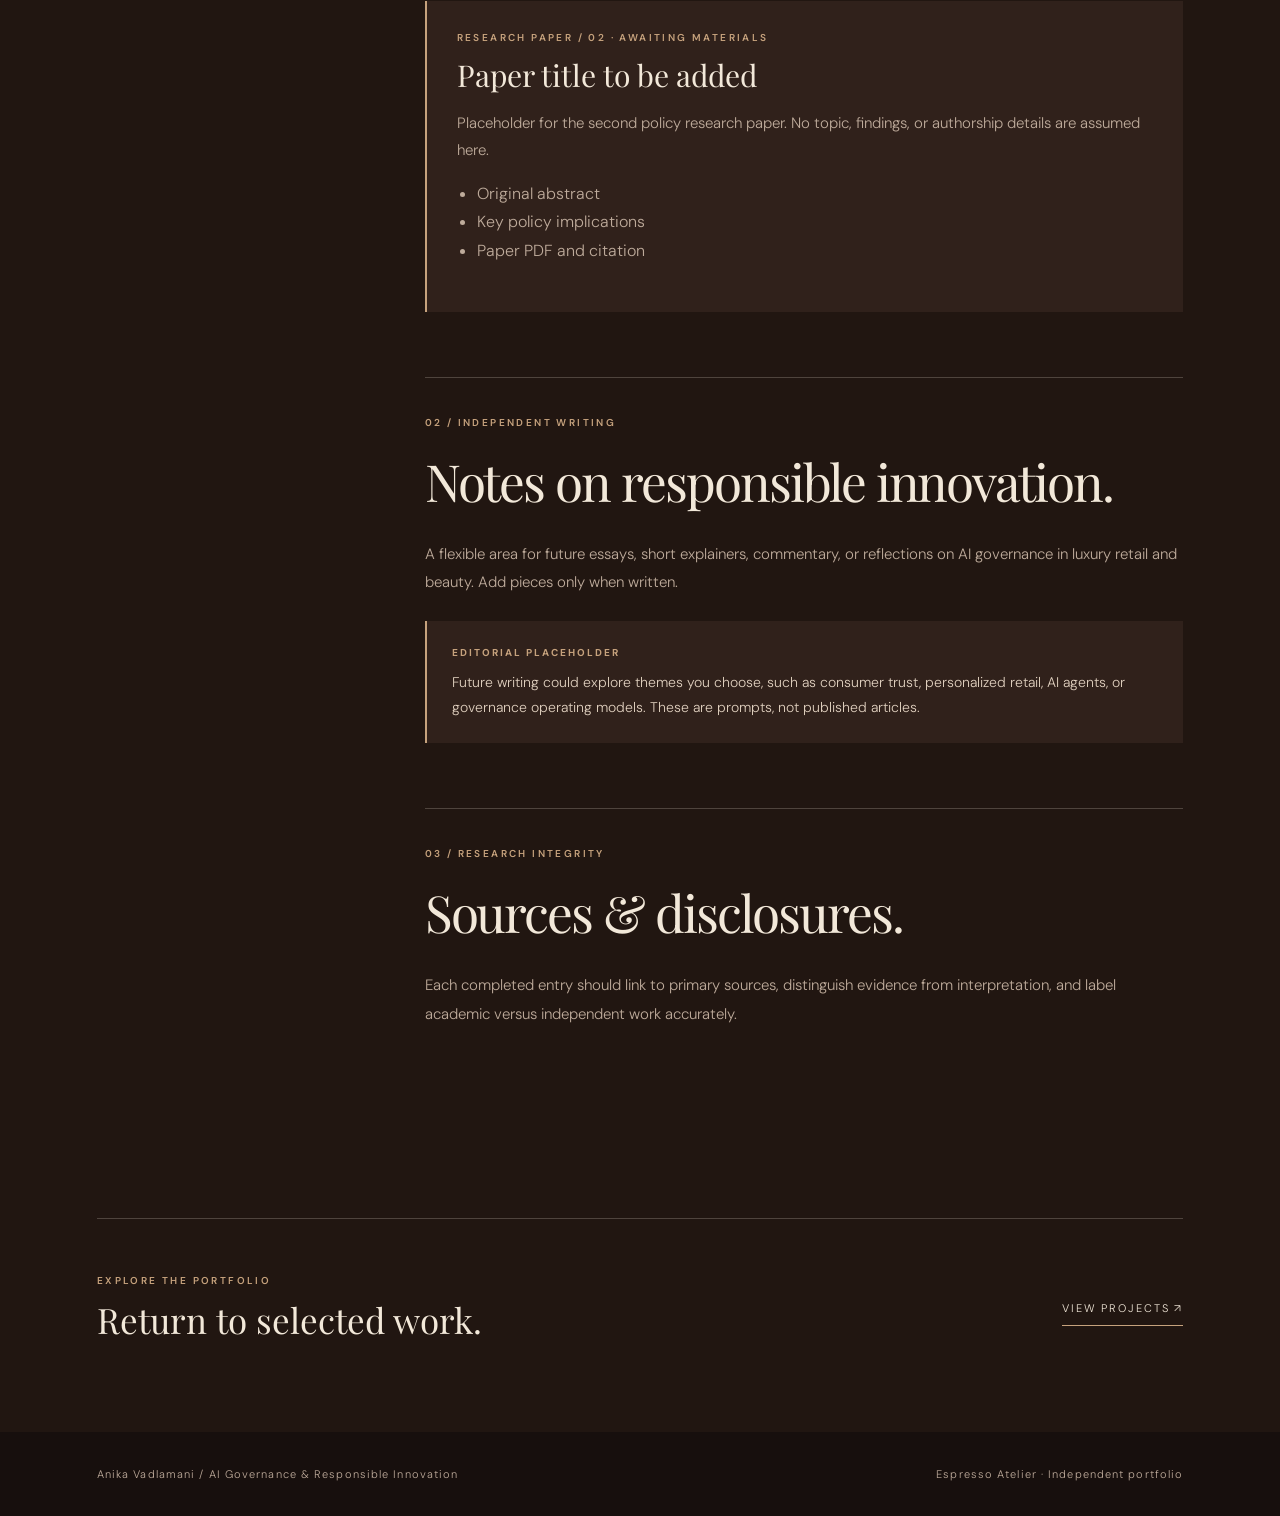
<file: research.html>
<!doctype html><html lang="en"><head><meta charset="utf-8"><meta name="viewport" content="width=device-width,initial-scale=1"><meta name="theme-color" content="#211611"><meta name="description" content="Research and writing portfolio of Anika Vadlamani."><title>Research & Writing — Anika Vadlamani</title><link rel="preconnect" href="https://fonts.googleapis.com"><link rel="preconnect" href="https://fonts.gstatic.com" crossorigin><link href="https://fonts.googleapis.com/css2?family=DM+Sans:wght@300;400;500;600&family=Playfair+Display:ital,wght@0,400;1,400&display=swap" rel="stylesheet"><link rel="stylesheet" href="case-study.css"><style>.reading-list{display:grid;gap:20px}.reading-card{background:#30211b;padding:30px;border-left:2px solid #c6a27d}.reading-card h3{font:400 30px/1.3 "Playfair Display",Georgia,serif;margin:12px 0}.reading-card p{line-height:1.8;color:#beab9b}.reading-card .micro{font-size:10px}.reading-card ul{padding-left:20px;color:#beab9b;line-height:1.8}.bio{font:400 clamp(24px,3vw,39px)/1.48 "Playfair Display",Georgia,serif;color:#f2e8d9}.bio em{color:#c6a27d}.compact-links{display:flex;gap:24px;flex-wrap:wrap;margin:30px 0}.compact-links a{font-size:11px;letter-spacing:.1em;text-transform:uppercase;border-bottom:1px solid #c6a27d;padding-bottom:9px}</style></head><body><div class="wrap"><header class="top"><a class="logo" href="index.html">Anika <span>Vadlamani.</span></a><nav><a href="index.html#work">Work</a><a href="research.html">Research</a><a href="index.html#contact">Contact ↗</a></nav></header><main><section class="hero"><div class="micro">05 / Research & writing</div><h1>Ideas, <em>explored.</em></h1><p>A curated home for research papers, policy analysis, and original thinking at the intersection of technology, governance, and society.</p><div class="hero-bottom"><a class="back" href="index.html">← Back to homepage</a><span class="tag">Original work / Research archive</span></div></section><div class="abstract" role="img" aria-label="Abstract bronze and espresso editorial artwork"></div><div class="content-grid"><aside class="side"><div class="micro">In this archive</div><a href="#papers">Academic papers</a><a href="#writing">Independent writing</a><a href="#sources">Sources & disclosures</a></aside><article><section class="section" id="papers"><div class="micro">01 / Academic research</div><h2>The research archive.</h2><p>This section is reserved for your two existing academic policy papers. Their titles, abstracts, publication details, and downloadable files will be added only when you provide them.</p><div class="reading-list"><div class="reading-card"><div class="micro">Research paper / 01 · Awaiting materials</div><h3>Paper title to be added</h3><p>Placeholder for your actual paper title, abstract, research question, methods, and findings.</p><ul><li>Original abstract</li><li>Research methods and argument</li><li>Paper PDF and citation</li></ul></div><div class="reading-card"><div class="micro">Research paper / 02 · Awaiting materials</div><h3>Paper title to be added</h3><p>Placeholder for the second policy research paper. No topic, findings, or authorship details are assumed here.</p><ul><li>Original abstract</li><li>Key policy implications</li><li>Paper PDF and citation</li></ul></div></div></section><section id="writing" class="section"><div class="micro">02 / Independent writing</div><h2>Notes on responsible innovation.</h2><p>A flexible area for future essays, short explainers, commentary, or reflections on AI governance in luxury retail and beauty. Add pieces only when written.</p><div class="placeholder"><strong>Editorial placeholder</strong>Future writing could explore themes you choose, such as consumer trust, personalized retail, AI agents, or governance operating models. These are prompts, not published articles.</div></section><section id="sources" class="section"><div class="micro">03 / Research integrity</div><h2>Sources & disclosures.</h2><p>Each completed entry should link to primary sources, distinguish evidence from interpretation, and label academic versus independent work accurately.</p></section></article></div><div class="next"><div><div class="micro">Explore the portfolio</div><h3>Return to selected work.</h3></div><a class="back" href="index.html#work">View projects ↗</a></div></main></div><footer><div class="wrap footer-row"><span>Anika Vadlamani / AI Governance & Responsible Innovation</span><span>Espresso Atelier · Independent portfolio</span></div></footer></body></html>
</file>
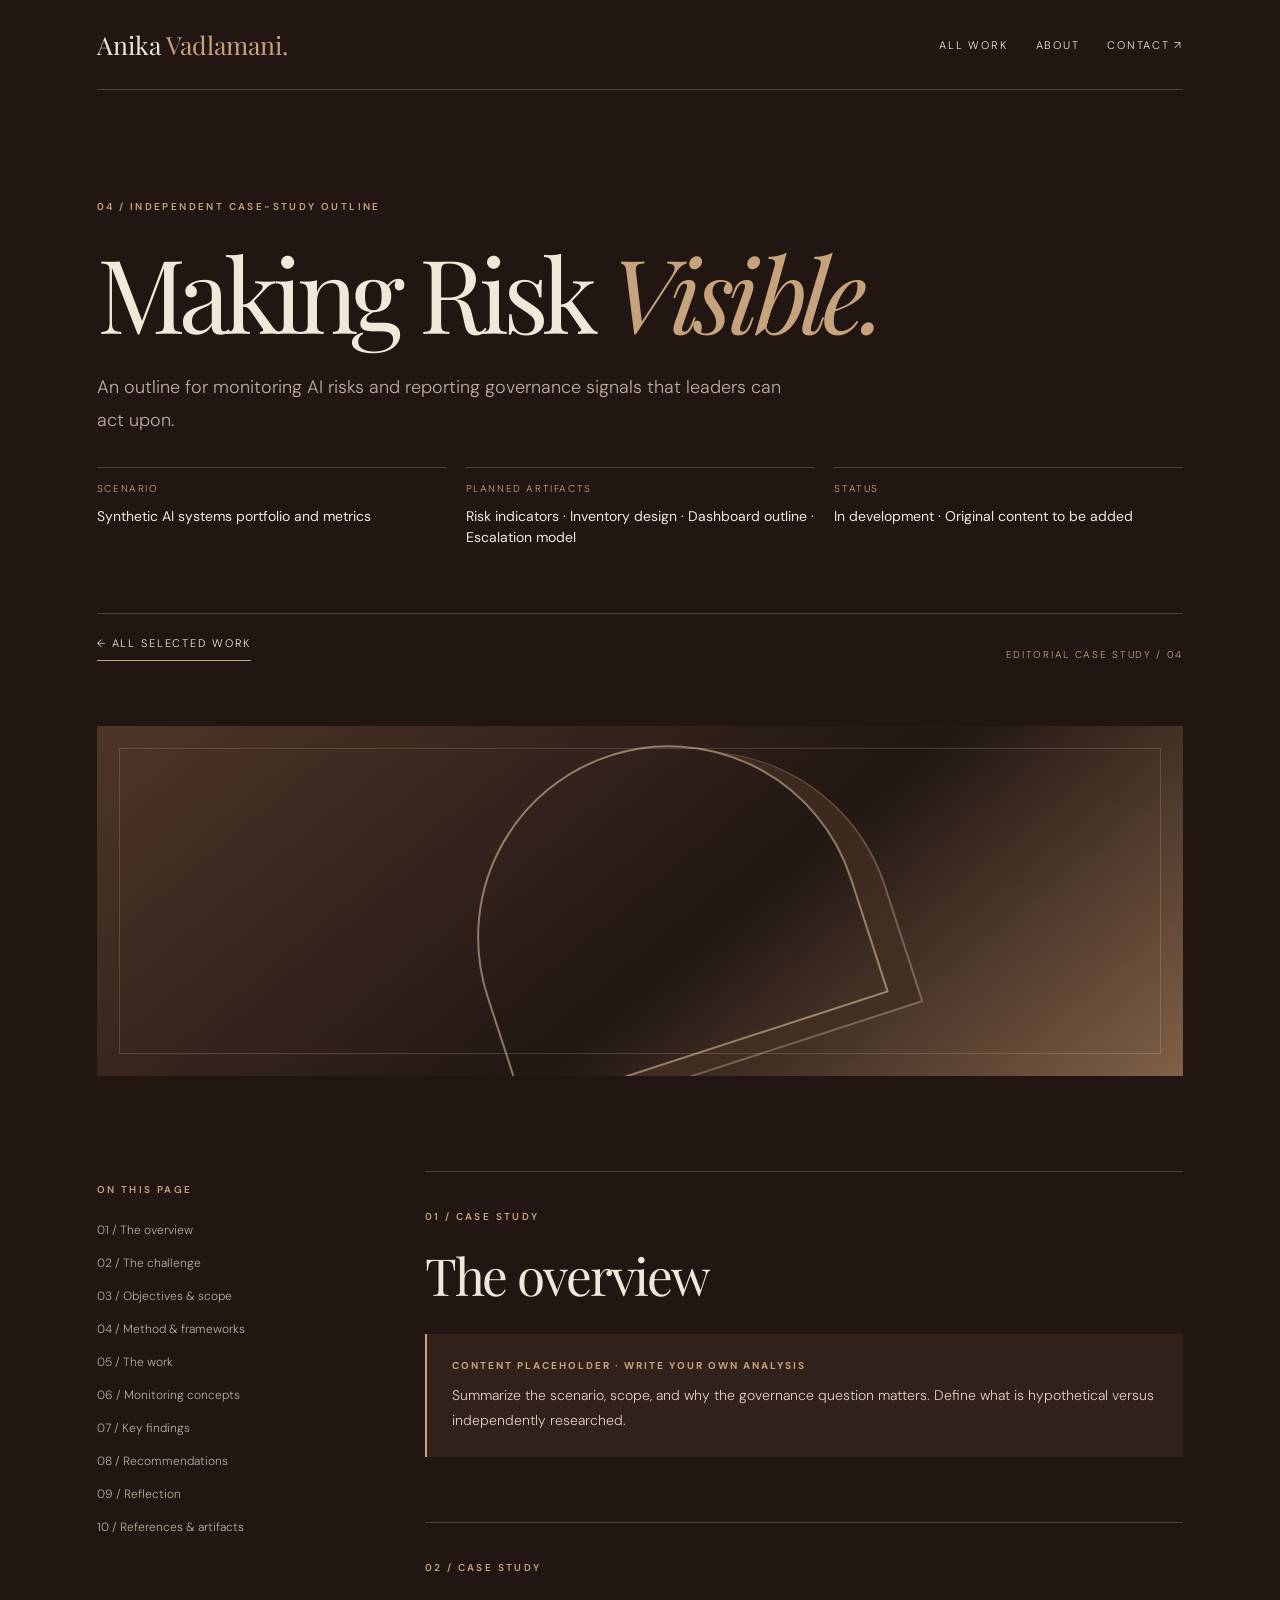
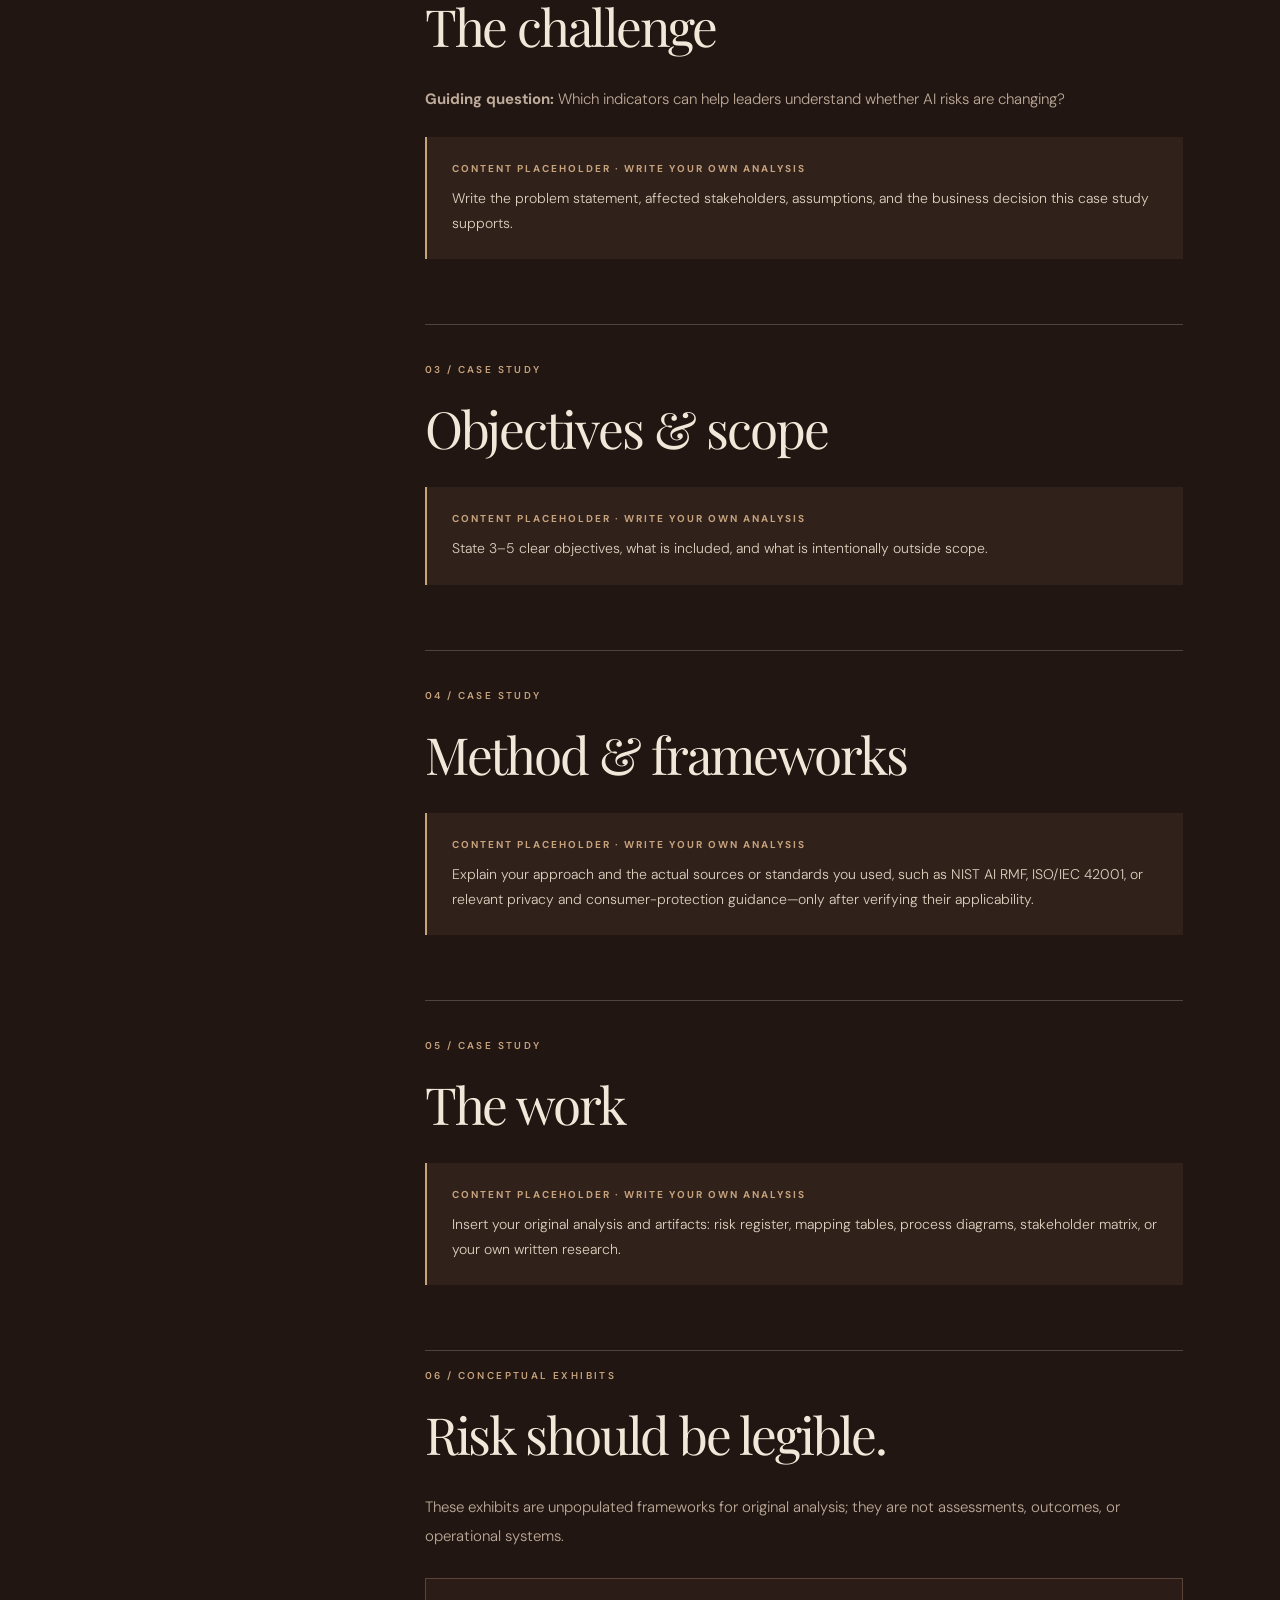
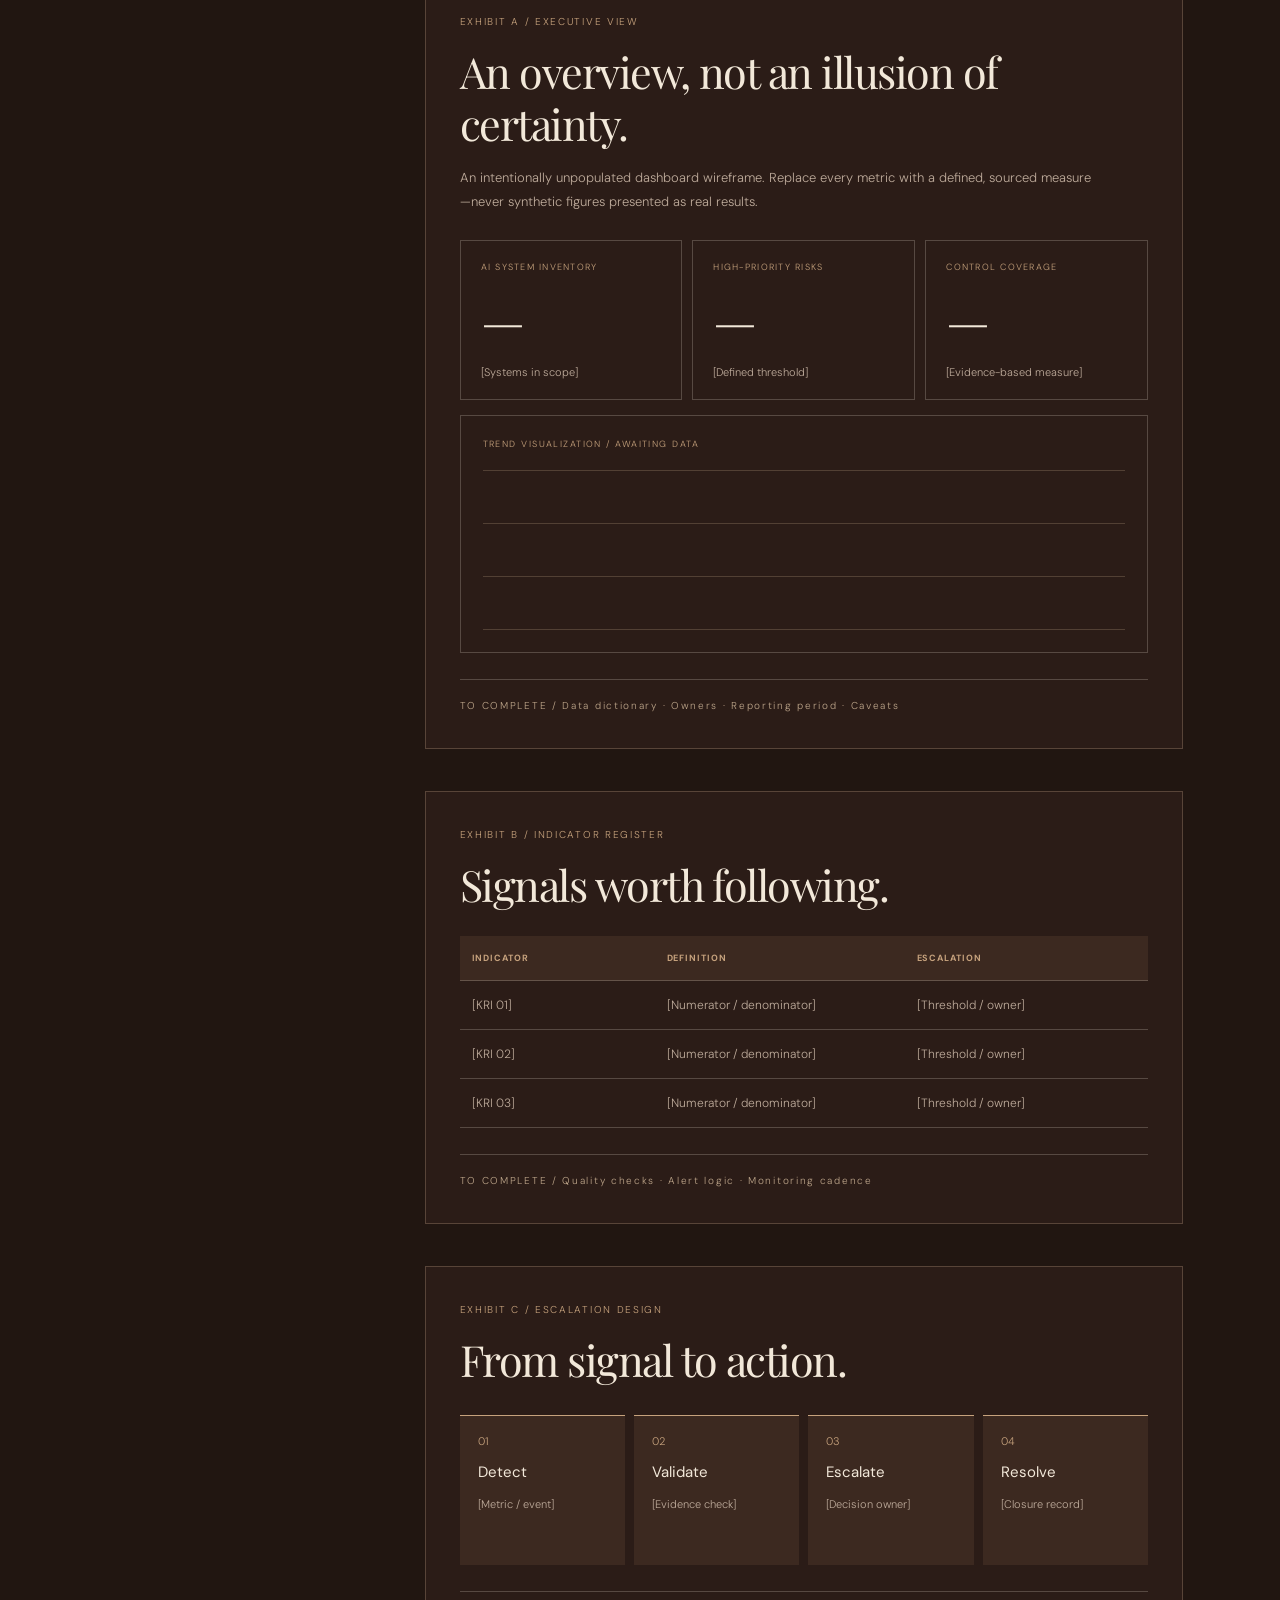
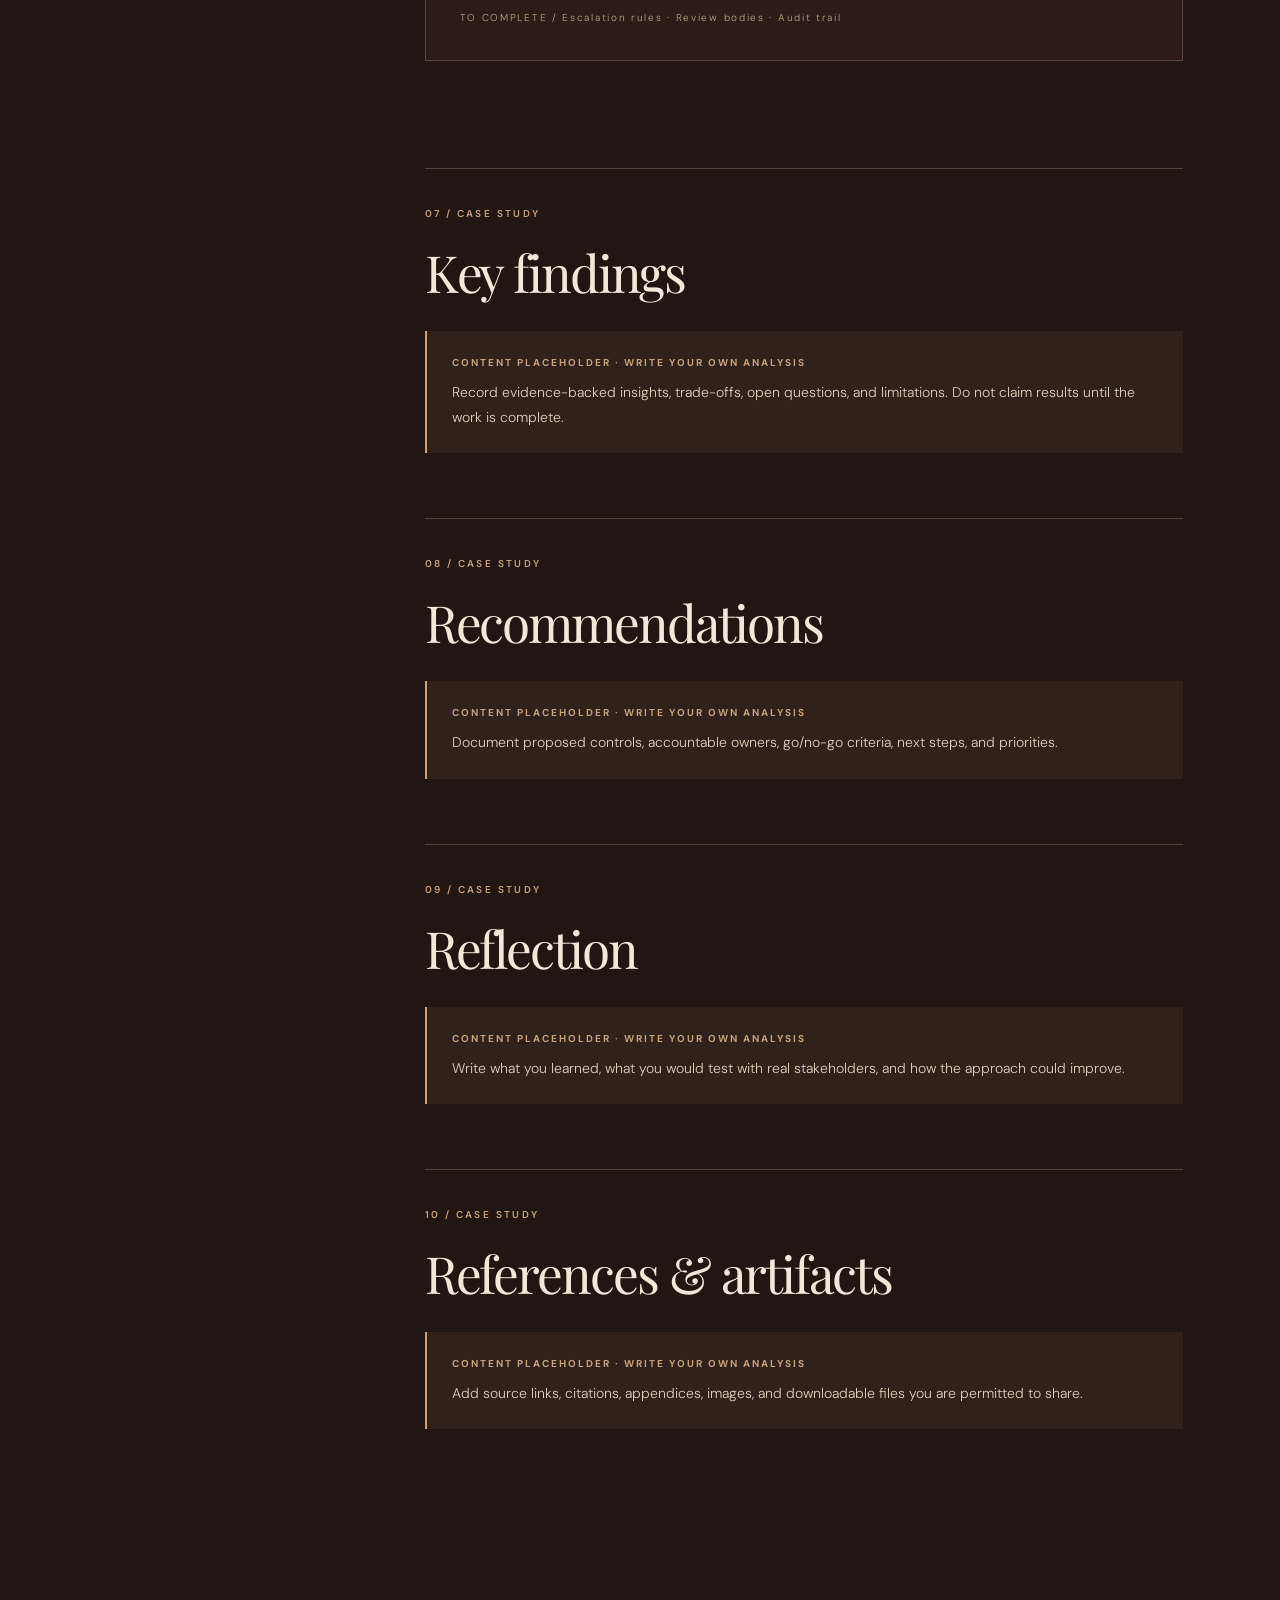
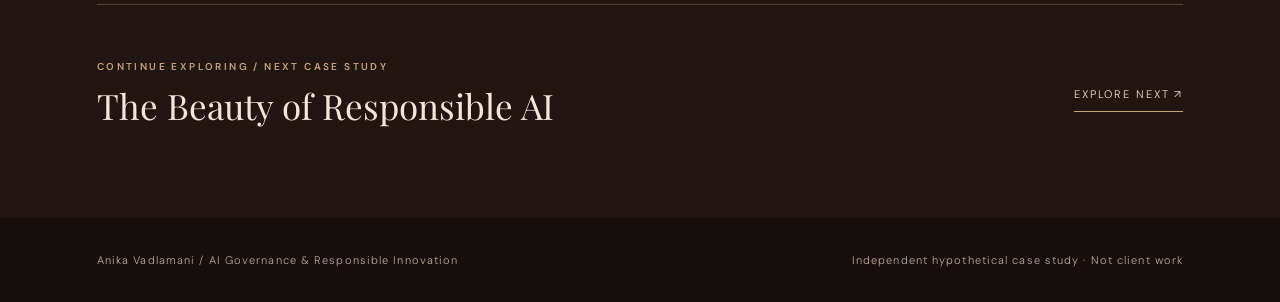
<file: risk-monitoring.html>
<!doctype html><html lang="en"><head><meta charset="utf-8"><meta name="viewport" content="width=device-width, initial-scale=1"><meta name="description" content="An outline for monitoring AI risks and reporting governance signals that leaders can act upon."><meta name="theme-color" content="#211611"><title>AI risk / Executive intelligence — Anika Vadlamani Portfolio</title><link rel="preconnect" href="https://fonts.googleapis.com"><link rel="preconnect" href="https://fonts.gstatic.com" crossorigin><link href="https://fonts.googleapis.com/css2?family=DM+Sans:wght@300;400;500;600&family=Playfair+Display:ital,wght@0,400;1,400&display=swap" rel="stylesheet"><link rel="stylesheet" href="case-study.css"></head><body class="monitor-study"><div class="wrap"><header class="top"><a class="logo" href="index.html">Anika <span>Vadlamani.</span></a><nav><a href="index.html#work">All work</a><a href="index.html#about">About</a><a href="index.html#contact">Contact ↗</a></nav></header><main><section class="hero"><div class="micro">04 / Independent case-study outline</div><h1>Making Risk <em>Visible.</em></h1><p>An outline for monitoring AI risks and reporting governance signals that leaders can act upon.</p><div class="meta"><div><span>Scenario</span><b>Synthetic AI systems portfolio and metrics</b></div><div><span>Planned artifacts</span><b>Risk indicators · Inventory design · Dashboard outline · Escalation model</b></div><div><span>Status</span><b>In development · Original content to be added</b></div></div><div class="hero-bottom"><a class="back" href="index.html#work">← All selected work</a><span class="tag">Editorial case study / 04</span></div></section><div class="abstract" role="img" aria-label="Abstract bronze and espresso editorial artwork"></div><div class="content-grid"><aside class="side"><div class="micro">On this page</div><a href="#overview">01 / The overview</a><a href="#challenge">02 / The challenge</a><a href="#objectives">03 / Objectives & scope</a><a href="#method">04 / Method & frameworks</a><a href="#analysis">05 / The work</a><a href="#visuals">06 / Monitoring concepts</a><a href="#findings">07 / Key findings</a><a href="#recommendations">08 / Recommendations</a><a href="#reflection">09 / Reflection</a><a href="#references">10 / References & artifacts</a></aside><article><section id="overview" class="section"><div class="micro">01 / Case study</div><h2>The overview</h2><div class="placeholder"><strong>Content placeholder · Write your own analysis</strong>Summarize the scenario, scope, and why the governance question matters. Define what is hypothetical versus independently researched.</div></section><section id="challenge" class="section"><div class="micro">02 / Case study</div><h2>The challenge</h2><p><strong>Guiding question:</strong> Which indicators can help leaders understand whether AI risks are changing?</p><div class="placeholder"><strong>Content placeholder · Write your own analysis</strong>Write the problem statement, affected stakeholders, assumptions, and the business decision this case study supports.</div></section><section id="objectives" class="section"><div class="micro">03 / Case study</div><h2>Objectives & scope</h2><div class="placeholder"><strong>Content placeholder · Write your own analysis</strong>State 3–5 clear objectives, what is included, and what is intentionally outside scope.</div></section><section id="method" class="section"><div class="micro">04 / Case study</div><h2>Method & frameworks</h2><div class="placeholder"><strong>Content placeholder · Write your own analysis</strong>Explain your approach and the actual sources or standards you used, such as NIST AI RMF, ISO/IEC 42001, or relevant privacy and consumer-protection guidance—only after verifying their applicability.</div></section><section id="analysis" class="section"><div class="micro">05 / Case study</div><h2>The work</h2><div class="placeholder"><strong>Content placeholder · Write your own analysis</strong>Insert your original analysis and artifacts: risk register, mapping tables, process diagrams, stakeholder matrix, or your own written research.</div></section><section id="visuals" class="section editorial-exhibits"><div class="micro">06 / Conceptual exhibits</div><h2>Risk should be legible.</h2><p>These exhibits are unpopulated frameworks for original analysis; they are not assessments, outcomes, or operational systems.</p><div class="editorial-exhibit"><div class="exhibit-kicker">EXHIBIT A / EXECUTIVE VIEW</div><h3>An overview, not an illusion of certainty.</h3><p>An intentionally unpopulated dashboard wireframe. Replace every metric with a defined, sourced measure—never synthetic figures presented as real results.</p><div class="metric-grid"><div><small>AI SYSTEM INVENTORY</small><strong>—</strong><span>[Systems in scope]</span></div><div><small>HIGH-PRIORITY RISKS</small><strong>—</strong><span>[Defined threshold]</span></div><div><small>CONTROL COVERAGE</small><strong>—</strong><span>[Evidence-based measure]</span></div></div><div class="chart-wire"><div class="chart-label">TREND VISUALIZATION / AWAITING DATA</div><div class="chart-lines"><i></i><i></i><i></i><i></i></div></div><div class="exhibit-foot">TO COMPLETE / Data dictionary · Owners · Reporting period · Caveats</div></div><div class="editorial-exhibit"><div class="exhibit-kicker">EXHIBIT B / INDICATOR REGISTER</div><h3>Signals worth following.</h3><div class="indicator-table"><div class="indicator-head"><b>INDICATOR</b><b>DEFINITION</b><b>ESCALATION</b></div><div><span>[KRI 01]</span><span>[Numerator / denominator]</span><span>[Threshold / owner]</span></div><div><span>[KRI 02]</span><span>[Numerator / denominator]</span><span>[Threshold / owner]</span></div><div><span>[KRI 03]</span><span>[Numerator / denominator]</span><span>[Threshold / owner]</span></div></div><div class="exhibit-foot">TO COMPLETE / Quality checks · Alert logic · Monitoring cadence</div></div><div class="editorial-exhibit"><div class="exhibit-kicker">EXHIBIT C / ESCALATION DESIGN</div><h3>From signal to action.</h3><div class="editorial-flow"><div><small>01</small><strong>Detect</strong><span>[Metric / event]</span></div><div><small>02</small><strong>Validate</strong><span>[Evidence check]</span></div><div><small>03</small><strong>Escalate</strong><span>[Decision owner]</span></div><div><small>04</small><strong>Resolve</strong><span>[Closure record]</span></div></div><div class="exhibit-foot">TO COMPLETE / Escalation rules · Review bodies · Audit trail</div></div></section><section id="findings" class="section"><div class="micro">07 / Case study</div><h2>Key findings</h2><div class="placeholder"><strong>Content placeholder · Write your own analysis</strong>Record evidence-backed insights, trade-offs, open questions, and limitations. Do not claim results until the work is complete.</div></section><section id="recommendations" class="section"><div class="micro">08 / Case study</div><h2>Recommendations</h2><div class="placeholder"><strong>Content placeholder · Write your own analysis</strong>Document proposed controls, accountable owners, go/no-go criteria, next steps, and priorities.</div></section><section id="reflection" class="section"><div class="micro">09 / Case study</div><h2>Reflection</h2><div class="placeholder"><strong>Content placeholder · Write your own analysis</strong>Write what you learned, what you would test with real stakeholders, and how the approach could improve.</div></section><section id="references" class="section"><div class="micro">10 / Case study</div><h2>References & artifacts</h2><div class="placeholder"><strong>Content placeholder · Write your own analysis</strong>Add source links, citations, appendices, images, and downloadable files you are permitted to share.</div></section></article></div><div class="next"><div><div class="micro">Continue exploring / Next case study</div><h3>The Beauty of Responsible AI</h3></div><a class="back" href="luxury-retail.html">Explore next ↗</a></div></main></div><footer><div class="wrap footer-row"><span>Anika Vadlamani / AI Governance & Responsible Innovation</span><span>Independent hypothetical case study · Not client work</span></div></footer></body></html>
</file>
<file: case-study.css>
:root{--bg:#211611;--dark:#170f0d;--panel:#30211b;--cream:#f2e8d9;--muted:#beab9b;--bronze:#c6a27d;--line:rgba(242,232,217,.22)}*{box-sizing:border-box}html{scroll-behavior:smooth}body{margin:0;background:var(--bg);color:var(--cream);font-family:"DM Sans",Arial,sans-serif;font-weight:300}a{color:inherit;text-decoration:none}a:hover{color:var(--bronze)}.wrap{max-width:1240px;margin:auto;padding:0 6vw}.top{height:90px;display:flex;justify-content:space-between;align-items:center;border-bottom:1px solid var(--line)}.logo{white-space:nowrap;font-family:"Playfair Display",Georgia,serif;font-size:25px}.logo span{color:var(--bronze)}.top nav{display:flex;gap:28px;font-size:11px;text-transform:uppercase;letter-spacing:.16em}.micro{font-size:10px;letter-spacing:.24em;text-transform:uppercase;color:var(--bronze);font-weight:600}.hero{padding:110px 0 65px}.hero h1{font-family:"Playfair Display",Georgia,serif;font-size:clamp(62px,8vw,112px);line-height:1.07;font-weight:400;letter-spacing:-.06em;max-width:1000px;margin:24px 0}.hero h1 em{color:var(--bronze)}.hero p{font-size:18px;max-width:690px;color:var(--muted);line-height:1.85}.hero-bottom{display:flex;justify-content:space-between;align-items:end;gap:24px;margin-top:66px;padding-top:22px;border-top:1px solid var(--line)}.tag{color:var(--bronze);font-size:10px;letter-spacing:.17em;text-transform:uppercase}.abstract{height:350px;overflow:hidden;position:relative;background:radial-gradient(ellipse at 55% 48%,#a17a5b,#533829 42%,#1e1410 83%);margin:0 0 95px}.abstract:before{content:"";position:absolute;width:35%;height:88%;left:34%;top:6%;border:2px solid rgba(243,217,177,.5);border-radius:200px 200px 0 0;transform:rotate(-18deg);box-shadow:27px 17px 0 1px rgba(45,25,17,.7),28px 18px 0 2px rgba(243,217,177,.3)}.abstract:after{content:"";position:absolute;inset:22px;border:1px solid rgba(243,217,177,.18)}.content-grid{display:grid;grid-template-columns:230px 1fr;gap:9%;align-items:start;padding-bottom:110px}.side{position:sticky;top:25px}.side div{margin:12px 0 26px}.side a{display:block;margin-bottom:17px;color:var(--muted);font-size:12px}.side a:hover{color:var(--cream)}.section{border-top:1px solid var(--line);padding:38px 0 65px;scroll-margin-top:20px}.section h2{font-family:"Playfair Display",Georgia,serif;font-size:clamp(37px,4vw,57px);font-weight:400;letter-spacing:-.04em;margin:18px 0 25px}.section p{font-size:15px;color:var(--muted);line-height:1.9}.placeholder{background:var(--panel);border-left:2px solid var(--bronze);padding:23px 25px;margin-top:24px;color:#e0d0bf;font-size:14px;line-height:1.8}.placeholder strong{display:block;color:var(--bronze);font-size:10px;letter-spacing:.2em;text-transform:uppercase;margin-bottom:8px}.pair{display:grid;grid-template-columns:1fr 1fr;gap:24px}.meta{display:grid;grid-template-columns:repeat(3,1fr);gap:20px;margin-top:30px}.meta div{border-top:1px solid var(--line);padding-top:14px}.meta span{display:block;color:var(--bronze);letter-spacing:.16em;font-size:10px;text-transform:uppercase;margin-bottom:10px}.meta b{font-size:14px;font-weight:400}.back{display:inline-block;border-bottom:1px solid var(--bronze);padding-bottom:10px;font-size:11px;letter-spacing:.17em;text-transform:uppercase}.next{border-top:1px solid var(--line);padding:55px 0 80px;display:flex;justify-content:space-between;gap:30px;align-items:center}.next h3{font-family:"Playfair Display",Georgia,serif;font-size:35px;font-weight:400;margin:9px 0}footer{background:var(--dark);padding:35px 0;color:var(--muted);font-size:11px;letter-spacing:.1em}.footer-row{display:flex;justify-content:space-between;gap:20px} @media(max-width:800px){.content-grid{grid-template-columns:1fr}.side{position:static;display:flex;gap:15px;flex-wrap:wrap}.side div{display:none}.side a{margin:0 0 10px}.hero{padding:75px 0 50px}.abstract{height:260px;margin-bottom:60px}.pair,.meta{grid-template-columns:1fr}.next{display:block}}@media(max-width:480px){.logo{font-size:17px}.top nav{gap:12px;font-size:9px}.hero h1{font-size:57px}.abstract{height:205px}.footer-row{display:block;line-height:2}}
/* Luxury beauty editorial project — intentionally empty working exhibits */
.beauty-study .beauty-editorial{margin:0 0 95px}.beauty-editorial-image{height:440px;background:linear-gradient(90deg,rgba(26,13,10,.42),rgba(26,13,10,.05) 55%,rgba(26,13,10,.4)),url("https://images.unsplash.com/photo-1596462502278-27bfdc403348?w=1600&q=85") center 50%/cover no-repeat,#654234}.beauty-editorial figcaption{display:flex;justify-content:space-between;gap:18px;padding:20px 0;color:var(--bronze);font-size:10px;letter-spacing:.16em;text-transform:uppercase;border-bottom:1px solid var(--line)}.artifact-grid{display:grid;grid-template-columns:repeat(2,minmax(0,1fr));gap:18px;margin-top:34px}.artifact-card{background:#2c1d17;border:1px solid rgba(215,180,143,.23);padding:28px;min-width:0}.artifact-card.artifact-wide{grid-column:1/-1}.artifact-topline{display:flex;justify-content:space-between;gap:12px;color:var(--bronze);font-size:9px;letter-spacing:.13em}.artifact-topline span:last-child{color:#b8a38e;text-align:right}.artifact-card h3{font:400 35px/1.22 "Playfair Display",Georgia,serif;margin:35px 0 12px}.artifact-card p{font-size:13px;line-height:1.75}.artifact-fill{margin-top:27px;padding-top:18px;border-top:1px solid var(--line);font-size:10px;letter-spacing:.075em;color:#c3a789;line-height:1.75}.risk-frame{padding:25px 8px 3px}.risk-grid{display:grid;grid-template-columns:repeat(3,1fr);gap:5px;aspect-ratio:1.4}.risk-grid span{border:1px solid rgba(231,209,181,.29);background:rgba(201,154,113,.04)}.risk-grid span:nth-child(1),.risk-grid span:nth-child(5),.risk-grid span:nth-child(9){background:rgba(201,154,113,.13)}.risk-y,.risk-x{text-align:center;font-size:9px;letter-spacing:.13em;color:#bda48c;margin:11px 0}.governance-stack{display:grid;gap:7px;margin-top:30px}.governance-stack>div{display:grid;grid-template-columns:33px 1fr;gap:4px 11px;align-items:center;padding:13px;border:1px solid rgba(231,209,181,.2)}.governance-stack span{grid-row:span 2;font:400 23px "Playfair Display",Georgia,serif;color:var(--bronze)}.governance-stack b{font-size:12px;font-weight:500}.governance-stack small{font-size:11px;color:var(--muted);line-height:1.6}.decision-flow{display:grid;grid-template-columns:1fr 24px 1fr 24px 1fr;gap:12px;align-items:center;margin-top:30px}.decision-flow>div{min-height:120px;border:1px solid rgba(231,209,181,.26);padding:18px;display:flex;flex-direction:column;justify-content:space-between;gap:25px}.decision-flow strong{font-size:10px;letter-spacing:.11em;color:#e7d0bb;font-weight:500}.decision-flow span{font-size:12px;line-height:1.6;color:var(--muted)}.decision-flow i{font-style:normal;text-align:center;color:var(--bronze)}@media(max-width:900px){.artifact-grid{grid-template-columns:1fr}.artifact-card.artifact-wide{grid-column:auto}.beauty-editorial-image{height:320px}}@media(max-width:600px){.beauty-study .beauty-editorial{margin-bottom:60px}.beauty-editorial-image{height:260px}.beauty-editorial figcaption{display:block;line-height:2}.artifact-card{padding:20px}.decision-flow{grid-template-columns:1fr;gap:9px}.decision-flow i{transform:rotate(90deg)}.decision-flow>div{min-height:85px}.artifact-card h3{font-size:30px}}

/* Editorial visual exhibits for independent governance studies */
.enterprise-study .abstract{background:linear-gradient(135deg,#806049,#332219 60%,#1e1410)}.agent-study .abstract{background:radial-gradient(circle at 48% 48%,#b38b69,#493022 52%,#1b120e)}.monitor-study .abstract{background:linear-gradient(140deg,#4e3529,#221713 57%,#806047)}.editorial-exhibits{padding-top:18px}.editorial-exhibit{margin:28px 0 42px;border:1px solid rgba(230,197,159,.24);padding:34px;background:#2b1c17}.exhibit-kicker,.exhibit-foot{color:var(--bronze);letter-spacing:.17em;font-size:10px;line-height:1.7}.exhibit-foot{margin-top:26px;border-top:1px solid var(--line);padding-top:17px;color:#bda58a}.editorial-exhibit h3{font:400 clamp(29px,3.4vw,43px)/1.2 "Playfair Display",Georgia,serif;letter-spacing:-.035em;margin:16px 0}.editorial-exhibit p{max-width:640px;font-size:13px!important}.gov-chart{margin:35px auto;max-width:690px}.gov-tier{border:1px solid rgba(228,195,153,.45);padding:22px;display:flex;flex-direction:column;gap:13px;text-align:center;min-height:110px;justify-content:center}.gov-tier small,.agent-node small,.metric-grid small{font-size:9px;letter-spacing:.14em;color:var(--bronze)}.gov-tier strong,.agent-node strong{font-weight:400;font-size:13px}.gov-top{max-width:300px;margin:auto}.gov-stem{height:35px;width:1px;background:var(--bronze);margin:auto}.gov-columns{display:grid;grid-template-columns:repeat(3,1fr);gap:10px;border-top:1px solid var(--bronze);padding-top:20px}.tier-grid{display:grid;grid-template-columns:repeat(3,1fr);gap:10px;margin-top:30px}.tier-grid div{border-top:2px solid var(--bronze);padding:17px 10px;background:#38251c;display:flex;flex-direction:column;gap:14px}.tier-grid span{font:400 34px "Playfair Display",Georgia,serif;color:var(--bronze)}.tier-grid b{font-size:13px;font-weight:400}.tier-grid small{font-size:11px;color:var(--muted);line-height:1.6}.editorial-flow{display:grid;grid-template-columns:repeat(4,1fr);gap:9px;margin-top:30px}.editorial-flow div{background:#3c2920;border-top:1px solid var(--bronze);padding:18px;display:flex;flex-direction:column;gap:14px;min-height:150px}.editorial-flow small{color:var(--bronze);font-size:11px}.editorial-flow strong{font-size:15px;font-weight:400}.editorial-flow span{font-size:11px;color:var(--muted);line-height:1.5}.agent-map{display:grid;grid-template-columns:1fr 30px 1fr 30px 1fr;align-items:center;gap:8px;margin-top:38px}.agent-node{border:1px solid rgba(228,195,153,.45);min-height:120px;padding:19px;display:flex;flex-direction:column;gap:17px;justify-content:center;text-align:center}.agent-emphasis{background:#60402f}.agent-arrow{color:var(--bronze);text-align:center;font-size:26px}.agent-control-line{border:1px dashed rgba(228,195,153,.5);padding:16px;margin-top:17px;text-align:center;font-size:10px;letter-spacing:.1em;color:var(--bronze)}.permission-rows{margin-top:30px}.permission-rows>div{border-top:1px solid var(--line);padding:20px 5px;display:flex;justify-content:space-between;gap:20px;flex-wrap:wrap;font-size:13px}.permission-rows>div:last-child{border-bottom:1px solid var(--line)}.permission-rows b{font-weight:400}.permission-rows span{color:var(--muted)}.metric-grid{display:grid;grid-template-columns:repeat(3,1fr);gap:10px;margin-top:25px}.metric-grid>div{border:1px solid var(--line);padding:20px;min-height:160px;display:flex;flex-direction:column;justify-content:space-between}.metric-grid strong{font:400 51px "Playfair Display",Georgia,serif;color:var(--cream)}.metric-grid span{font-size:11px;color:var(--muted)}.chart-wire{padding:22px;margin-top:15px;border:1px solid var(--line)}.chart-label{font-size:9px;letter-spacing:.16em;color:var(--bronze)}.chart-lines{height:160px;margin-top:20px;display:flex;flex-direction:column;justify-content:space-between}.chart-lines i{height:1px;background:rgba(238,208,170,.2);display:block;width:100%}.indicator-table{margin-top:25px}.indicator-table>div{display:grid;grid-template-columns:1fr 1.3fr 1.2fr;gap:12px;padding:16px 12px;border-bottom:1px solid var(--line);font-size:12px;color:var(--muted)}.indicator-table .indicator-head{background:#3c2920;font-size:9px;color:var(--bronze);letter-spacing:.1em}@media(max-width:800px){.editorial-exhibit{padding:24px}.editorial-flow{grid-template-columns:repeat(2,1fr)}.gov-columns,.tier-grid{grid-template-columns:1fr}.agent-map{grid-template-columns:1fr;gap:8px}.agent-arrow{transform:rotate(90deg)}.metric-grid{grid-template-columns:1fr}.metric-grid>div{min-height:110px}.indicator-table>div{gap:7px;font-size:10px;padding:14px 6px}}
</file>
